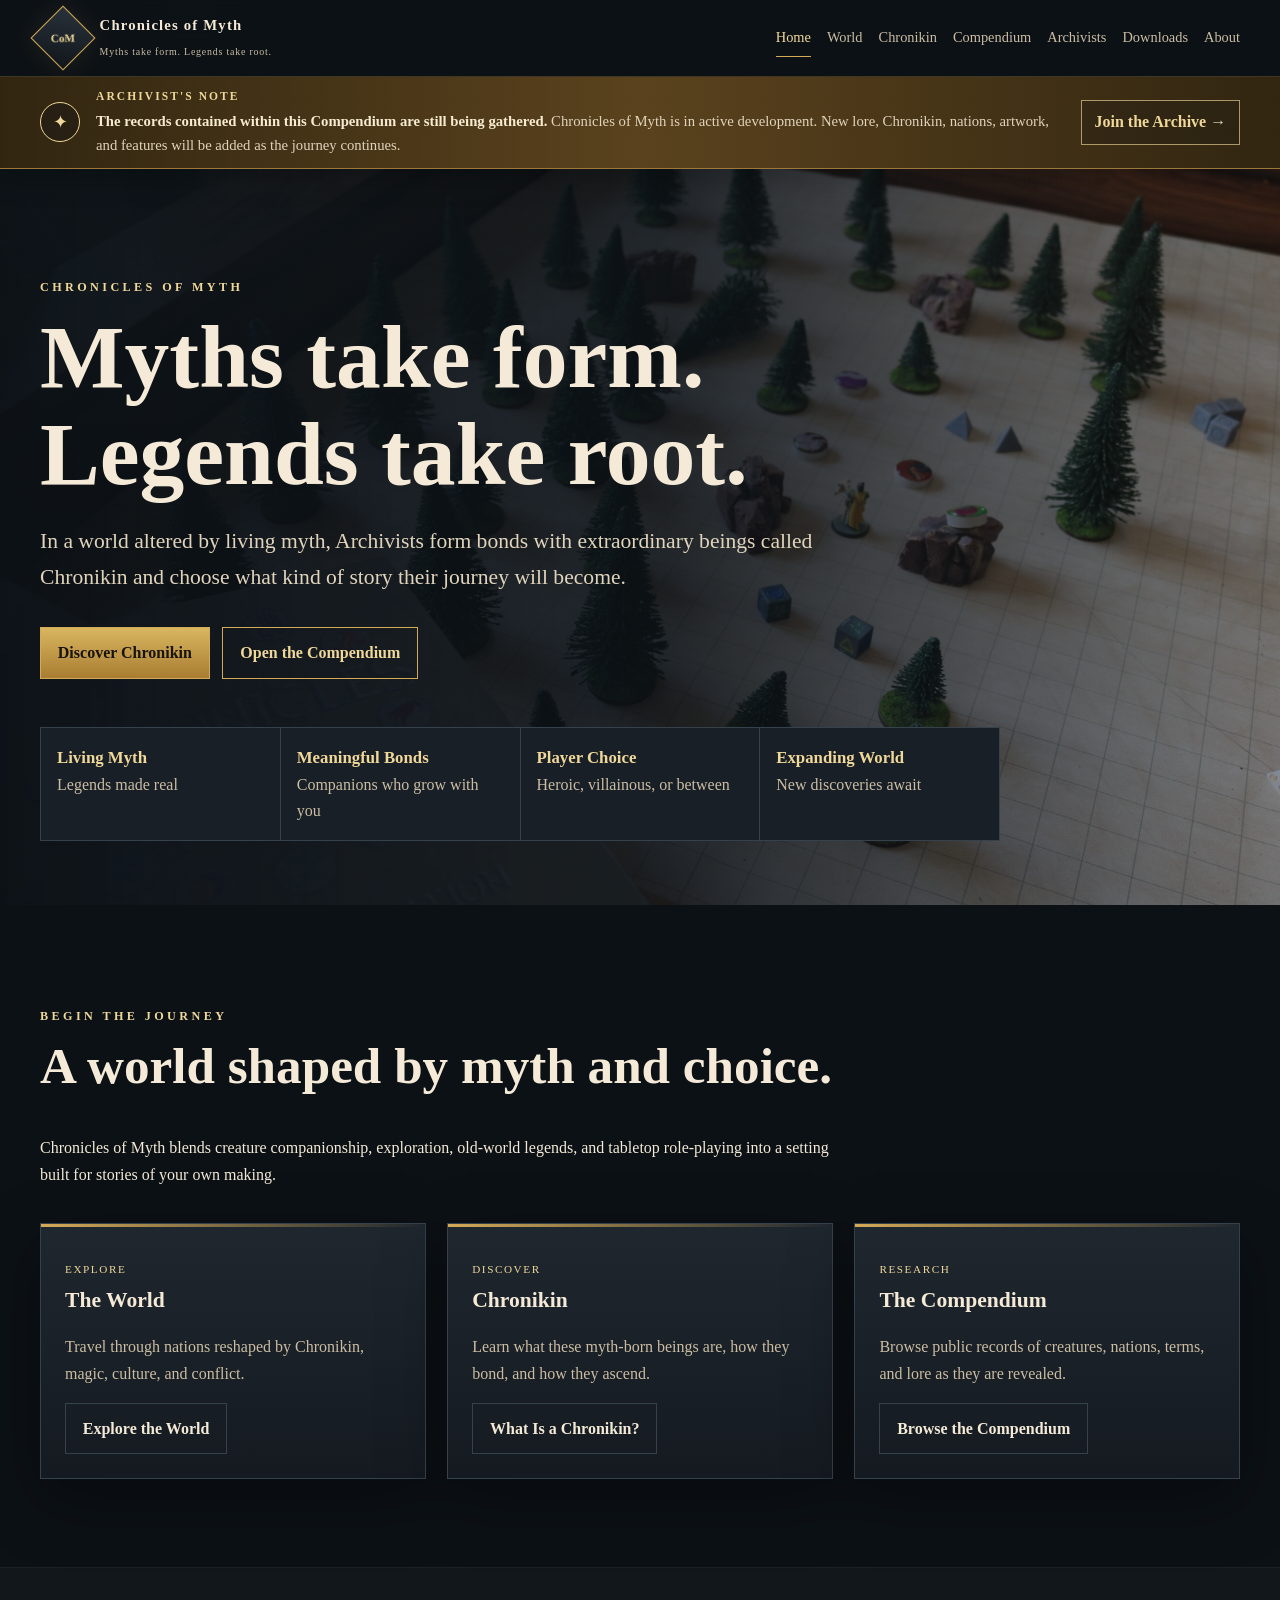
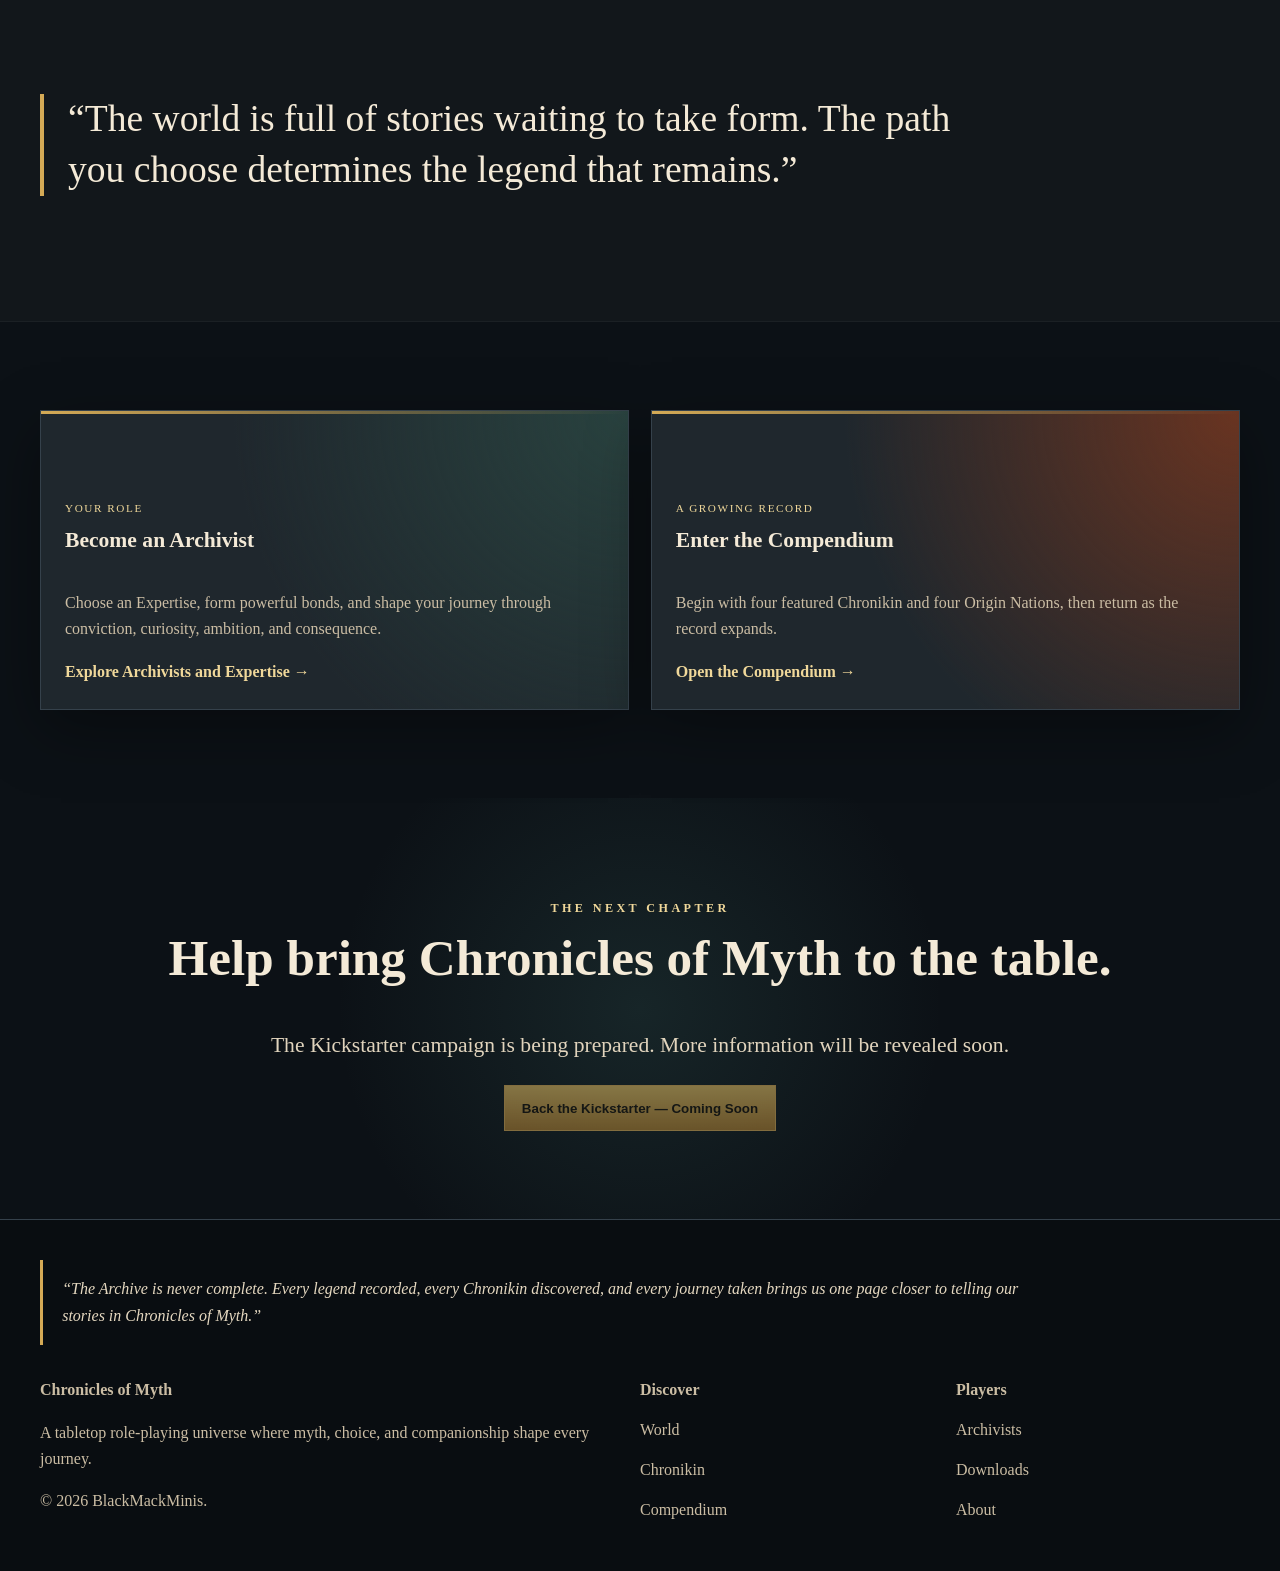
<file: index.html>
<!DOCTYPE html>
<html lang="en"><head><meta charset="utf-8"/><meta content="width=device-width,initial-scale=1" name="viewport"/><title>Home | Chronicles of Myth</title><meta content="The official website for Chronicles of Myth, an original tabletop role-playing universe." name="description"/><link href="style.css?v=18" rel="stylesheet"/><!-- Google tag (gtag.js) -->
<script async="" src="https://www.googletagmanager.com/gtag/js?id=G-MPSNL316FH"></script>
<script>
  window.dataLayer = window.dataLayer || [];
  function gtag(){dataLayer.push(arguments);}
  gtag('js', new Date());
  gtag('config', 'G-MPSNL316FH');
</script></head><body><header class="site-header"><div class="container nav">
<a aria-label="Chronicles of Myth home" class="brand" href="index.html"><span class="brand-mark"><span>CoM</span></span><span class="brand-copy"><strong>Chronicles of Myth</strong><small>Myths take form. Legends take root.</small></span></a>
<button aria-controls="primary-nav" aria-expanded="false" class="menu-button">Menu</button><nav aria-label="Primary navigation" class="nav-links" id="primary-nav"><a aria-current="page" class="active" href="index.html">Home</a><a href="world.html">World</a><a href="chronikin.html">Chronikin</a><a href="compendium.html">Compendium</a><a href="archivists.html">Archivists</a><a href="downloads.html">Downloads</a><a href="about.html">About</a></nav></div></header>
<aside aria-label="Development notice" class="development-banner development-banner--compact"><div class="container development-inner development-inner--compact"><div aria-hidden="true" class="seal">✦</div><div><p class="banner-title">Archivist's Note</p><p><strong>The records contained within this Compendium are still being gathered.</strong> <span>Chronicles of Myth is in active development. New lore, Chronikin, nations, artwork, and features will be added as the journey continues.</span></p></div><a class="archive-banner-link" href="join-the-archive.html">Join the Archive <span aria-hidden="true">→</span></a></div></aside><main>
<section class="hero"><div class="container hero-copy"><p class="eyebrow">Chronicles of Myth</p><h1>Myths take form.<br/>Legends take root.</h1><p class="lead">In a world altered by living myth, Archivists form bonds with extraordinary beings called Chronikin and choose what kind of story their journey will become.</p><div class="hero-actions"><a class="button" href="chronikin.html">Discover Chronikin</a><a class="button secondary" href="compendium.html">Open the Compendium</a></div><div class="stat-strip"><div class="stat"><strong>Living Myth</strong><span>Legends made real</span></div><div class="stat"><strong>Meaningful Bonds</strong><span>Companions who grow with you</span></div><div class="stat"><strong>Player Choice</strong><span>Heroic, villainous, or between</span></div><div class="stat"><strong>Expanding World</strong><span>New discoveries await</span></div></div></div></section>
<section class="section"><div class="container"><div class="section-heading"><p class="eyebrow">Begin the journey</p><h2>A world shaped by myth and choice.</h2><p>Chronicles of Myth blends creature companionship, exploration, old-world legends, and tabletop role-playing into a setting built for stories of your own making.</p></div><div class="grid-3"><article class="card"><p class="kicker">Explore</p><h3>The World</h3><p>Travel through nations reshaped by Chronikin, magic, culture, and conflict.</p><a class="button ghost" href="world.html">Explore the World</a></article><article class="card"><p class="kicker">Discover</p><h3>Chronikin</h3><p>Learn what these myth-born beings are, how they bond, and how they ascend.</p><a class="button ghost" href="chronikin.html">What Is a Chronikin?</a></article><article class="card"><p class="kicker">Research</p><h3>The Compendium</h3><p>Browse public records of creatures, nations, terms, and lore as they are revealed.</p><a class="button ghost" href="compendium.html">Browse the Compendium</a></article></div></div></section>
<section class="section alt"><div class="container"><p class="quote">“The world is full of stories waiting to take form. The path you choose determines the legend that remains.”</p></div></section>
<section class="section"><div class="container grid-2"><article class="card feature-card core"><p class="kicker">Your role</p><h3>Become an Archivist</h3><p>Choose an Expertise, form powerful bonds, and shape your journey through conviction, curiosity, ambition, and consequence.</p><a class="text-link" href="archivists.html">Explore Archivists and Expertise →</a></article><article class="card feature-card skirmish"><p class="kicker">A growing record</p><h3>Enter the Compendium</h3><p>Begin with four featured Chronikin and four Origin Nations, then return as the record expands.</p><a class="text-link" href="compendium.html">Open the Compendium →</a></article></div></section>
<section class="section kickstarter"><div class="container center"><p class="eyebrow">The next chapter</p><h2>Help bring Chronicles of Myth to the table.</h2><p class="lead centered">The Kickstarter campaign is being prepared. More information will be revealed soon.</p><button class="button disabled" disabled="" type="button">Back the Kickstarter — Coming Soon</button></div></section></main><footer><div class="container"><blockquote class="archive-motto">“The Archive is never complete. Every legend recorded, every Chronikin discovered, and every journey taken brings us one page closer to telling our stories in Chronicles of Myth.”</blockquote><div class="footer-grid"><div><strong>Chronicles of Myth</strong><p class="small">A tabletop role-playing universe where myth, choice, and companionship shape every journey.</p><p class="small">© <span data-year=""></span> BlackMackMinis.</p></div><div class="footer-links"><strong>Discover</strong><a href="world.html">World</a><a href="chronikin.html">Chronikin</a><a href="compendium.html">Compendium</a></div><div class="footer-links"><strong>Players</strong><a href="archivists.html">Archivists</a><a href="downloads.html">Downloads</a><a href="about.html">About</a></div></div></div></footer><script src="script.js"></script></body></html>
</file>
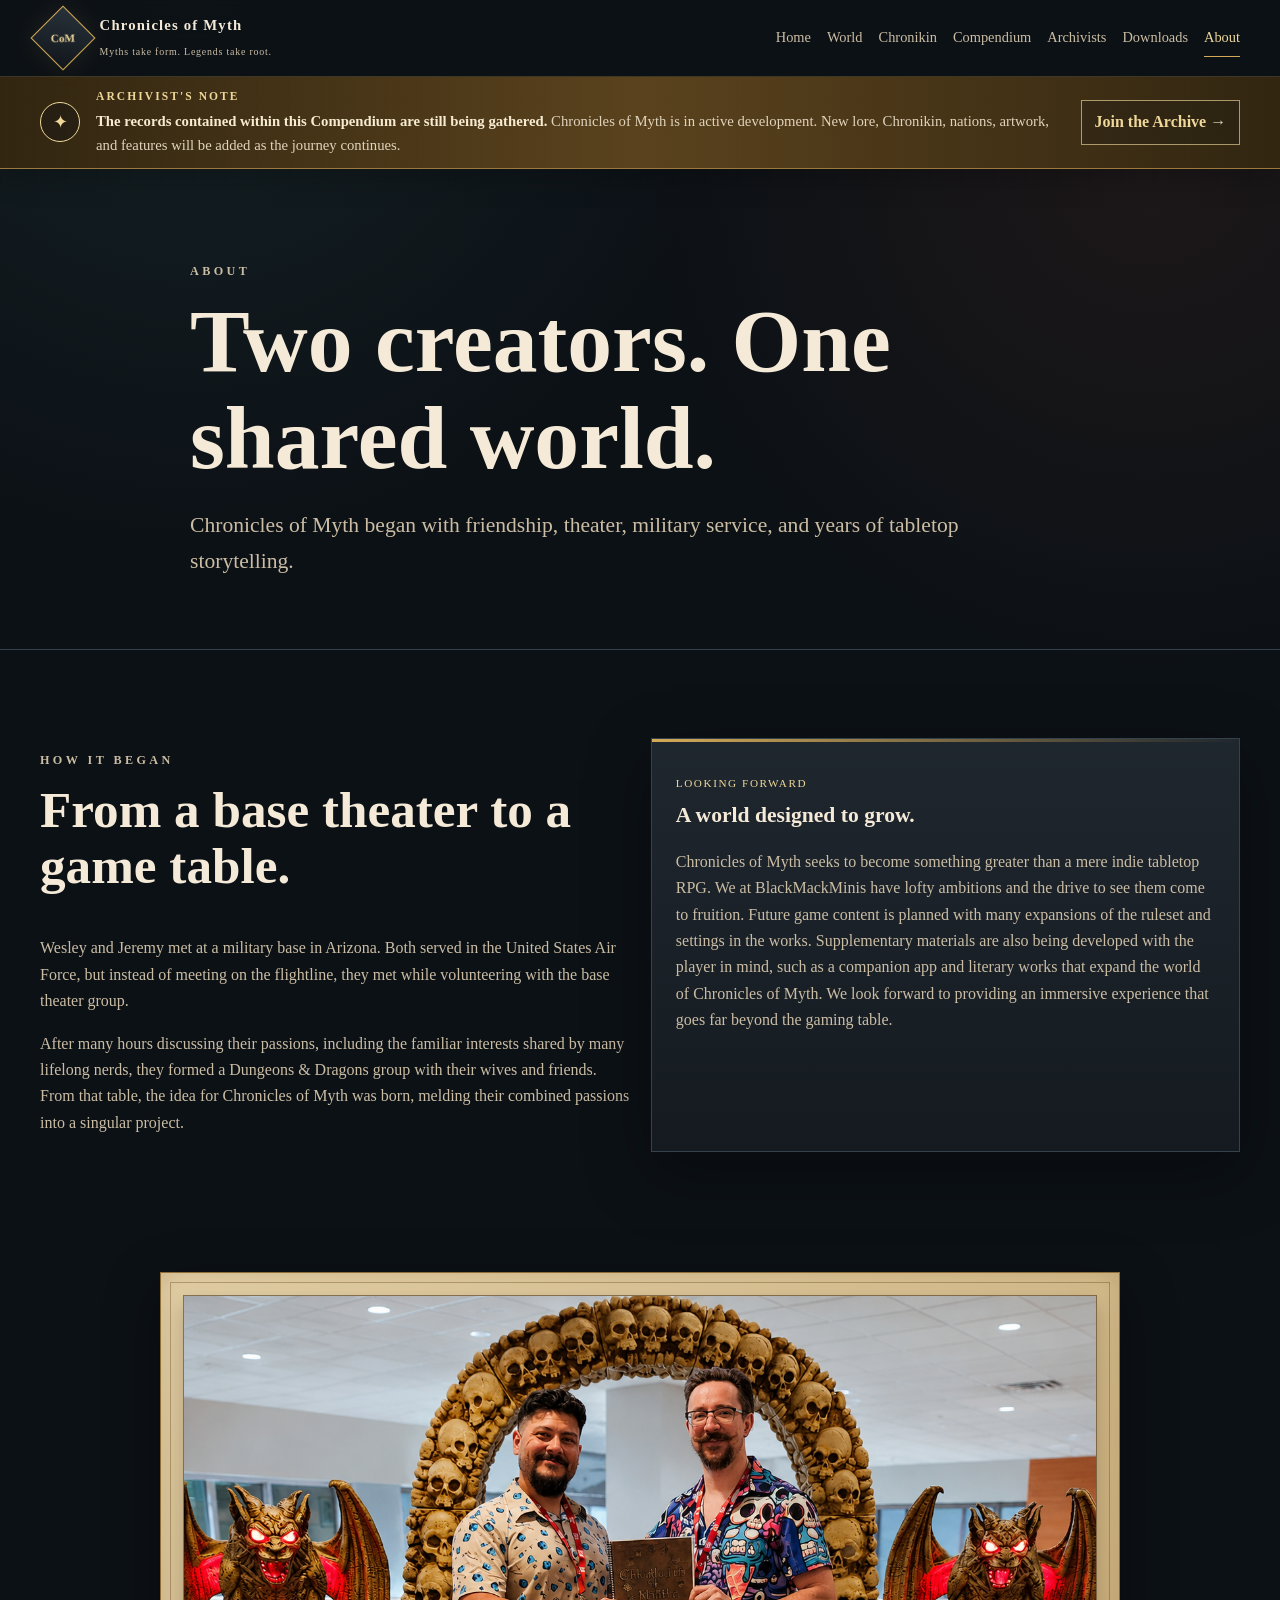
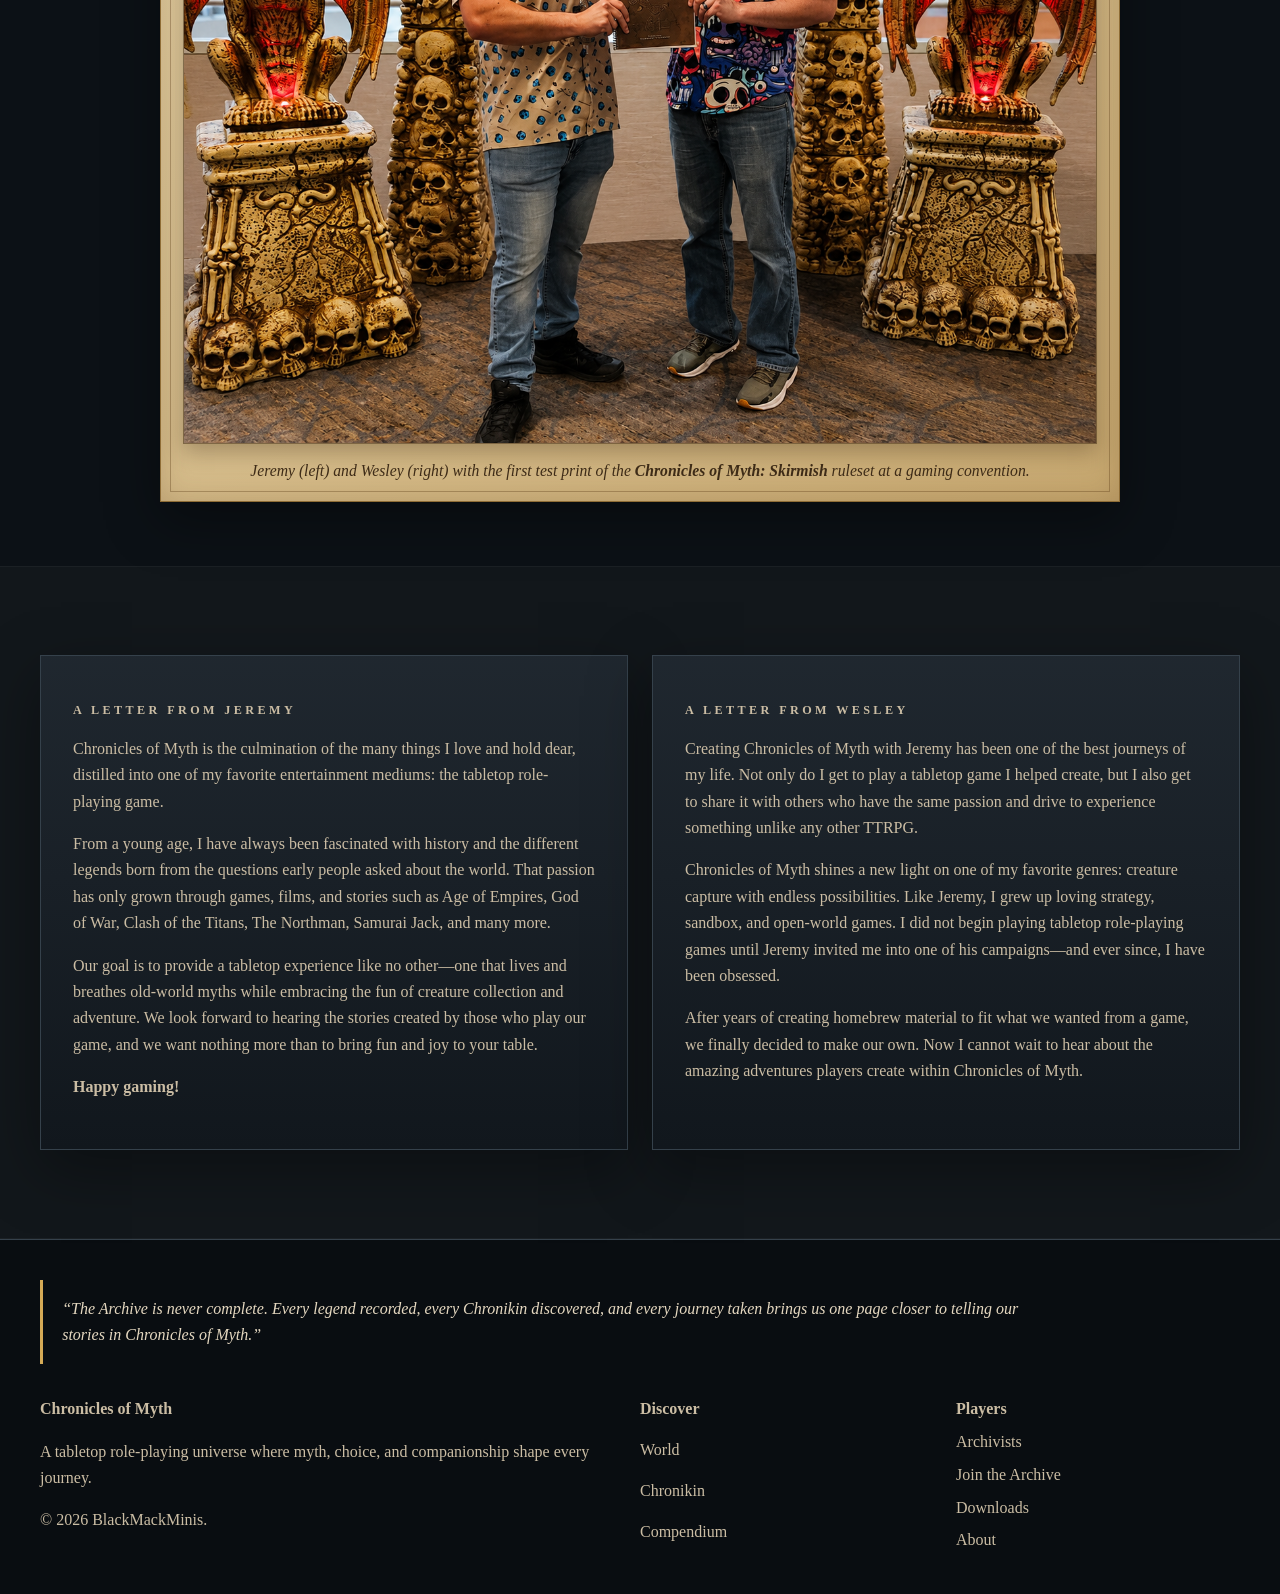
<file: about.html>
<!DOCTYPE html>
<html lang="en"><head><meta charset="utf-8"/><meta content="width=device-width,initial-scale=1" name="viewport"/><title>About | Chronicles of Myth</title><meta content="Meet the creators of Chronicles of Myth and learn how the game began." name="description"/><link href="style.css?v=18" rel="stylesheet"/><!-- Google tag (gtag.js) -->
<script async="" src="https://www.googletagmanager.com/gtag/js?id=G-MPSNL316FH"></script>
<script>
  window.dataLayer = window.dataLayer || [];
  function gtag(){dataLayer.push(arguments);}
  gtag('js', new Date());
  gtag('config', 'G-MPSNL316FH');
</script></head><body><header class="site-header"><div class="container nav">
<a aria-label="Chronicles of Myth home" class="brand" href="index.html"><span class="brand-mark"><span>CoM</span></span><span class="brand-copy"><strong>Chronicles of Myth</strong><small>Myths take form. Legends take root.</small></span></a>
<button aria-controls="primary-nav" aria-expanded="false" class="menu-button">Menu</button><nav aria-label="Primary navigation" class="nav-links" id="primary-nav"><a href="index.html">Home</a><a href="world.html">World</a><a href="chronikin.html">Chronikin</a><a href="compendium.html">Compendium</a><a href="archivists.html">Archivists</a><a href="downloads.html">Downloads</a><a aria-current="page" class="active" href="about.html">About</a></nav></div></header>
<aside aria-label="Development notice" class="development-banner development-banner--compact"><div class="container development-inner development-inner--compact"><div aria-hidden="true" class="seal">✦</div><div><p class="banner-title">Archivist's Note</p><p><strong>The records contained within this Compendium are still being gathered.</strong> <span>Chronicles of Myth is in active development. New lore, Chronikin, nations, artwork, and features will be added as the journey continues.</span></p></div><a class="archive-banner-link" href="join-the-archive.html">Join the Archive <span aria-hidden="true">→</span></a></div></aside><main><section class="page-hero"><div class="container prose"><p class="eyebrow">About</p><h1>Two creators. One shared world.</h1><p class="lead">Chronicles of Myth began with friendship, theater, military service, and years of tabletop storytelling.</p></div></section>
<section class="section"><div class="container grid-2"><article class="prose"><p class="eyebrow">How it began</p><h2>From a base theater to a game table.</h2><p>Wesley and Jeremy met at a military base in Arizona. Both served in the United States Air Force, but instead of meeting on the flightline, they met while volunteering with the base theater group.</p><p>After many hours discussing their passions, including the familiar interests shared by many lifelong nerds, they formed a Dungeons &amp; Dragons group with their wives and friends. From that table, the idea for Chronicles of Myth was born, melding their combined passions into a singular project.</p></article><article class="card"><p class="kicker">Looking Forward</p><h3>A world designed to grow.</h3><p>Chronicles of Myth seeks to become something greater than a mere indie tabletop RPG. We at BlackMackMinis have lofty ambitions and the drive to see them come to fruition. Future game content is planned with many expansions of the ruleset and settings in the works. Supplementary materials are also being developed with the player in mind, such as a companion app and literary works that expand the world of Chronicles of Myth. We look forward to providing an immersive experience that goes far beyond the gaming table.</p></article></div></section>
<section class="section founders-photo-section"><div class="container"><figure class="parchment-photo"><img alt="Jeremy and Wesley holding the first test print of the Chronicles of Myth: Skirmish ruleset at a gaming convention" src="assets/con-rulebook-founders.png"/><figcaption>Jeremy (left) and Wesley (right) with the first test print of the <em>Chronicles of Myth: Skirmish</em> ruleset at a gaming convention.</figcaption></figure></div></section>
<section class="section alt"><div class="container"><div class="letter-grid"><article class="letter"><p class="eyebrow">A Letter from Jeremy</p><p>Chronicles of Myth is the culmination of the many things I love and hold dear, distilled into one of my favorite entertainment mediums: the tabletop role-playing game.</p><p>From a young age, I have always been fascinated with history and the different legends born from the questions early people asked about the world. That passion has only grown through games, films, and stories such as Age of Empires, God of War, Clash of the Titans, The Northman, Samurai Jack, and many more.</p><p>Our goal is to provide a tabletop experience like no other—one that lives and breathes old-world myths while embracing the fun of creature collection and adventure. We look forward to hearing the stories created by those who play our game, and we want nothing more than to bring fun and joy to your table.</p><p><strong>Happy gaming!</strong></p></article><article class="letter"><p class="eyebrow">A Letter from Wesley</p><p>Creating Chronicles of Myth with Jeremy has been one of the best journeys of my life. Not only do I get to play a tabletop game I helped create, but I also get to share it with others who have the same passion and drive to experience something unlike any other TTRPG.</p><p>Chronicles of Myth shines a new light on one of my favorite genres: creature capture with endless possibilities. Like Jeremy, I grew up loving strategy, sandbox, and open-world games. I did not begin playing tabletop role-playing games until Jeremy invited me into one of his campaigns—and ever since, I have been obsessed.</p><p>After years of creating homebrew material to fit what we wanted from a game, we finally decided to make our own. Now I cannot wait to hear about the amazing adventures players create within Chronicles of Myth.</p></article></div></div></section></main><footer><div class="container"><blockquote class="archive-motto">“The Archive is never complete. Every legend recorded, every Chronikin discovered, and every journey taken brings us one page closer to telling our stories in Chronicles of Myth.”</blockquote><div class="footer-grid"><div><strong>Chronicles of Myth</strong><p class="small">A tabletop role-playing universe where myth, choice, and companionship shape every journey.</p><p class="small">© <span data-year=""></span> BlackMackMinis.</p></div><div class="footer-links"><strong>Discover</strong><a href="world.html">World</a><a href="chronikin.html">Chronikin</a><a href="compendium.html">Compendium</a></div><div class="footer-links"><strong>Players</strong><a href="archivists.html">Archivists</a><a href="join-the-archive.html">Join the Archive</a><a href="downloads.html">Downloads</a><a href="about.html">About</a></div></div></div></footer><script src="script.js"></script></body></html>
</file>
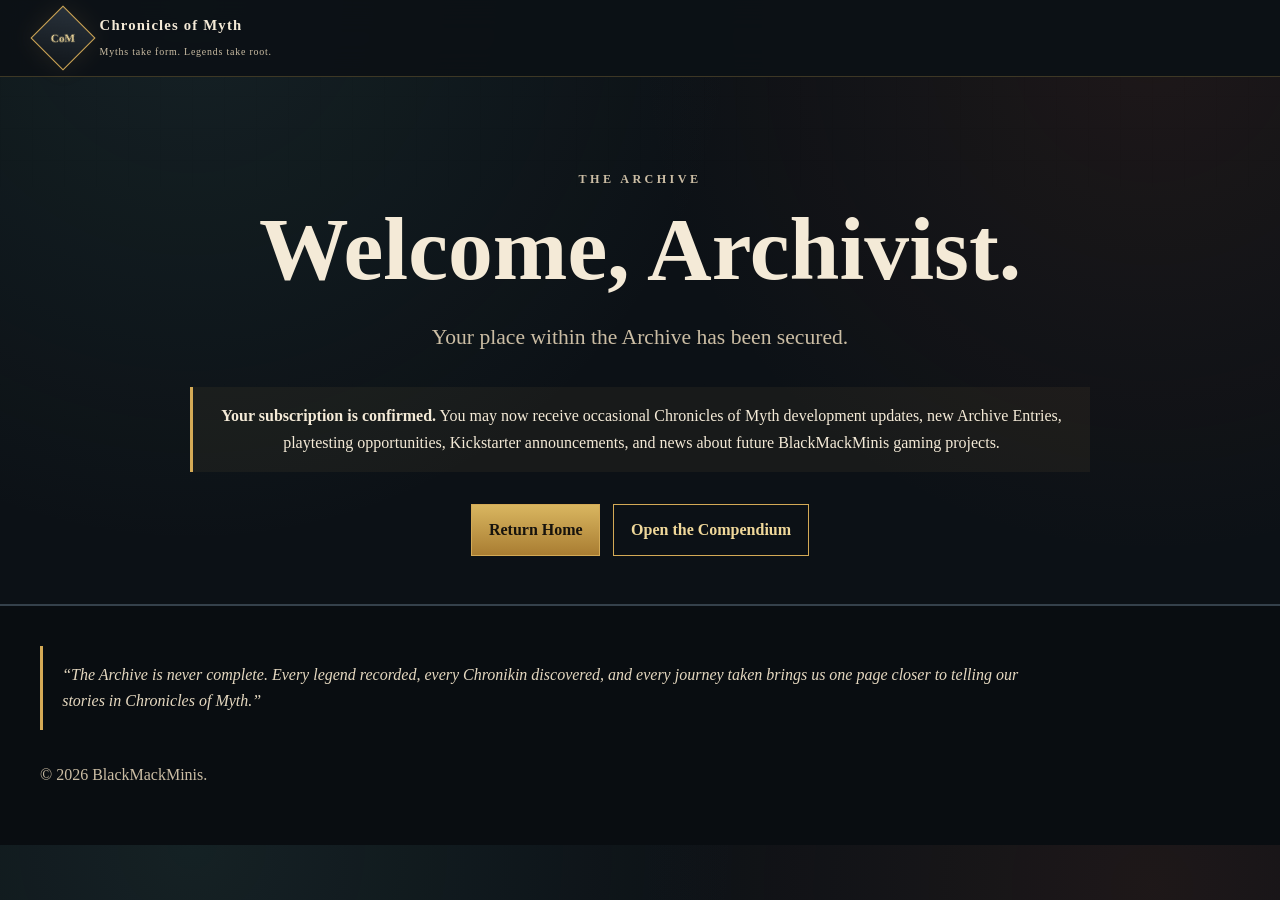
<file: archive-confirmed.html>
<!DOCTYPE html>
<html lang="en"><head><meta charset="utf-8"/><meta content="width=device-width,initial-scale=1" name="viewport"/><title>Welcome to the Archive | Chronicles of Myth</title><meta content="Your Chronicles of Myth Archive subscription has been confirmed." name="description"/><link href="style.css?v=18" rel="stylesheet"/><script async="" src="https://www.googletagmanager.com/gtag/js?id=G-MPSNL316FH"></script><script>window.dataLayer=window.dataLayer||[];function gtag(){dataLayer.push(arguments)}gtag('js',new Date());gtag('config','G-MPSNL316FH');</script></head><body><header class="site-header"><div class="container nav"><a aria-label="Chronicles of Myth home" class="brand" href="index.html"><span class="brand-mark"><span>CoM</span></span><span class="brand-copy"><strong>Chronicles of Myth</strong><small>Myths take form. Legends take root.</small></span></a></div></header><main><section class="page-hero"><div class="container prose center"><p class="eyebrow">The Archive</p><h1>Welcome, Archivist.</h1><p class="lead centered">Your place within the Archive has been secured.</p><div class="notice spaced"><strong>Your subscription is confirmed.</strong> You may now receive occasional Chronicles of Myth development updates, new Archive Entries, playtesting opportunities, Kickstarter announcements, and news about future BlackMackMinis gaming projects.</div><div class="hero-actions" style="justify-content:center"><a class="button" href="index.html">Return Home</a><a class="button secondary" href="compendium.html">Open the Compendium</a></div></div></section></main><footer><div class="container"><blockquote class="archive-motto">“The Archive is never complete. Every legend recorded, every Chronikin discovered, and every journey taken brings us one page closer to telling our stories in Chronicles of Myth.”</blockquote><p class="small">© <span data-year=""></span> BlackMackMinis.</p></div></footer><script src="script.js"></script></body></html>
</file>
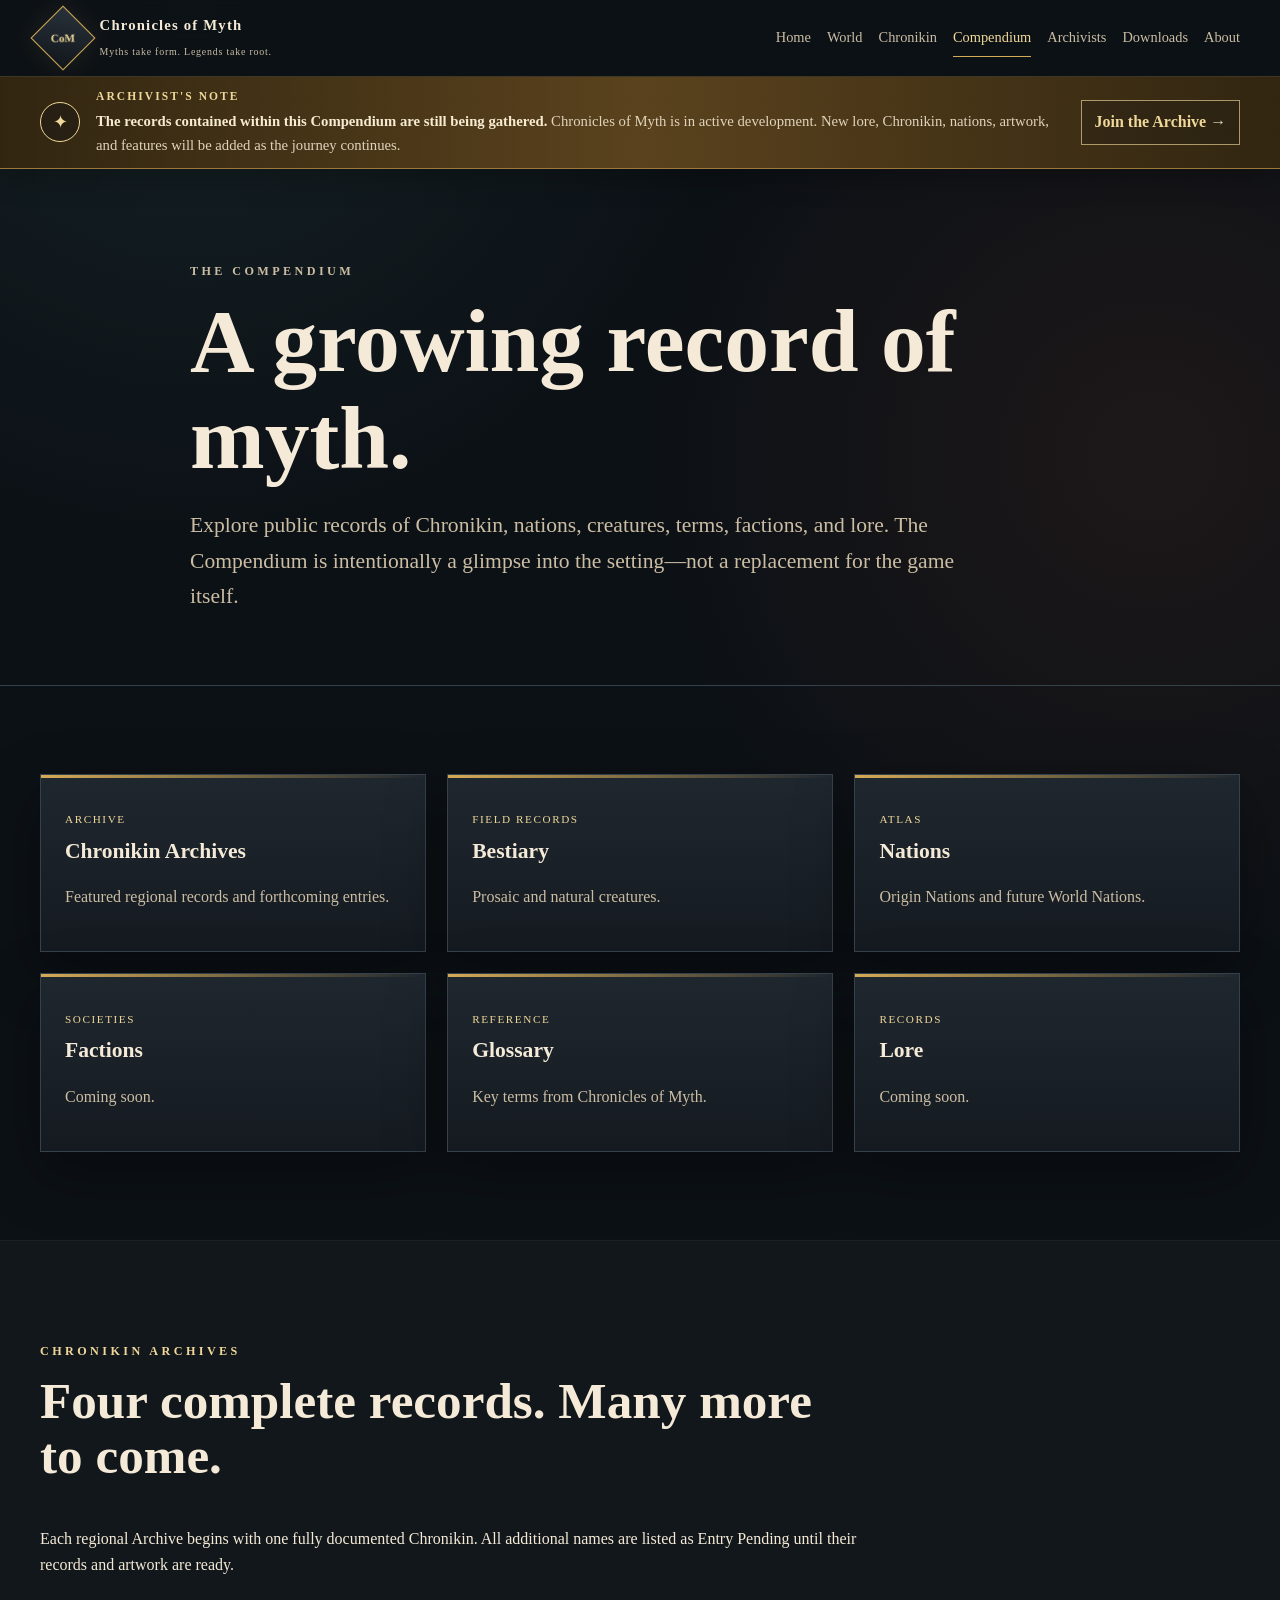
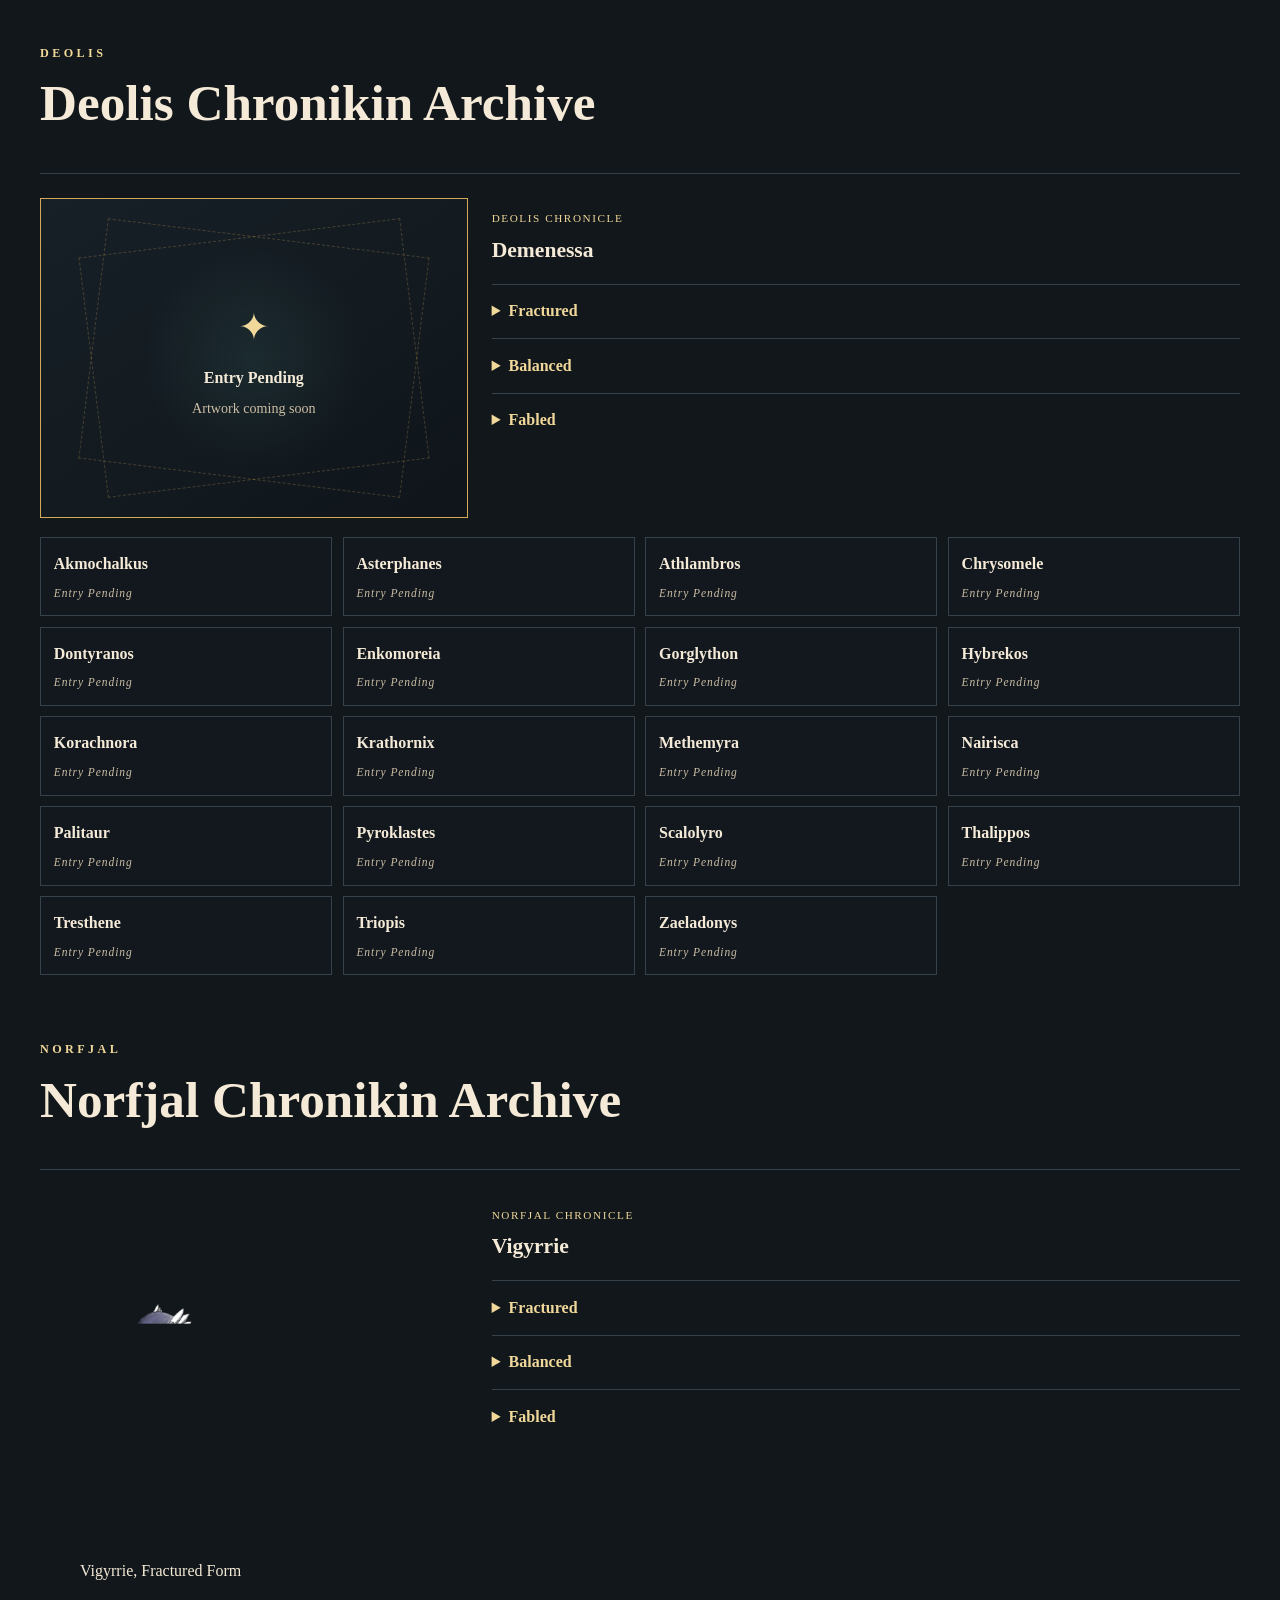
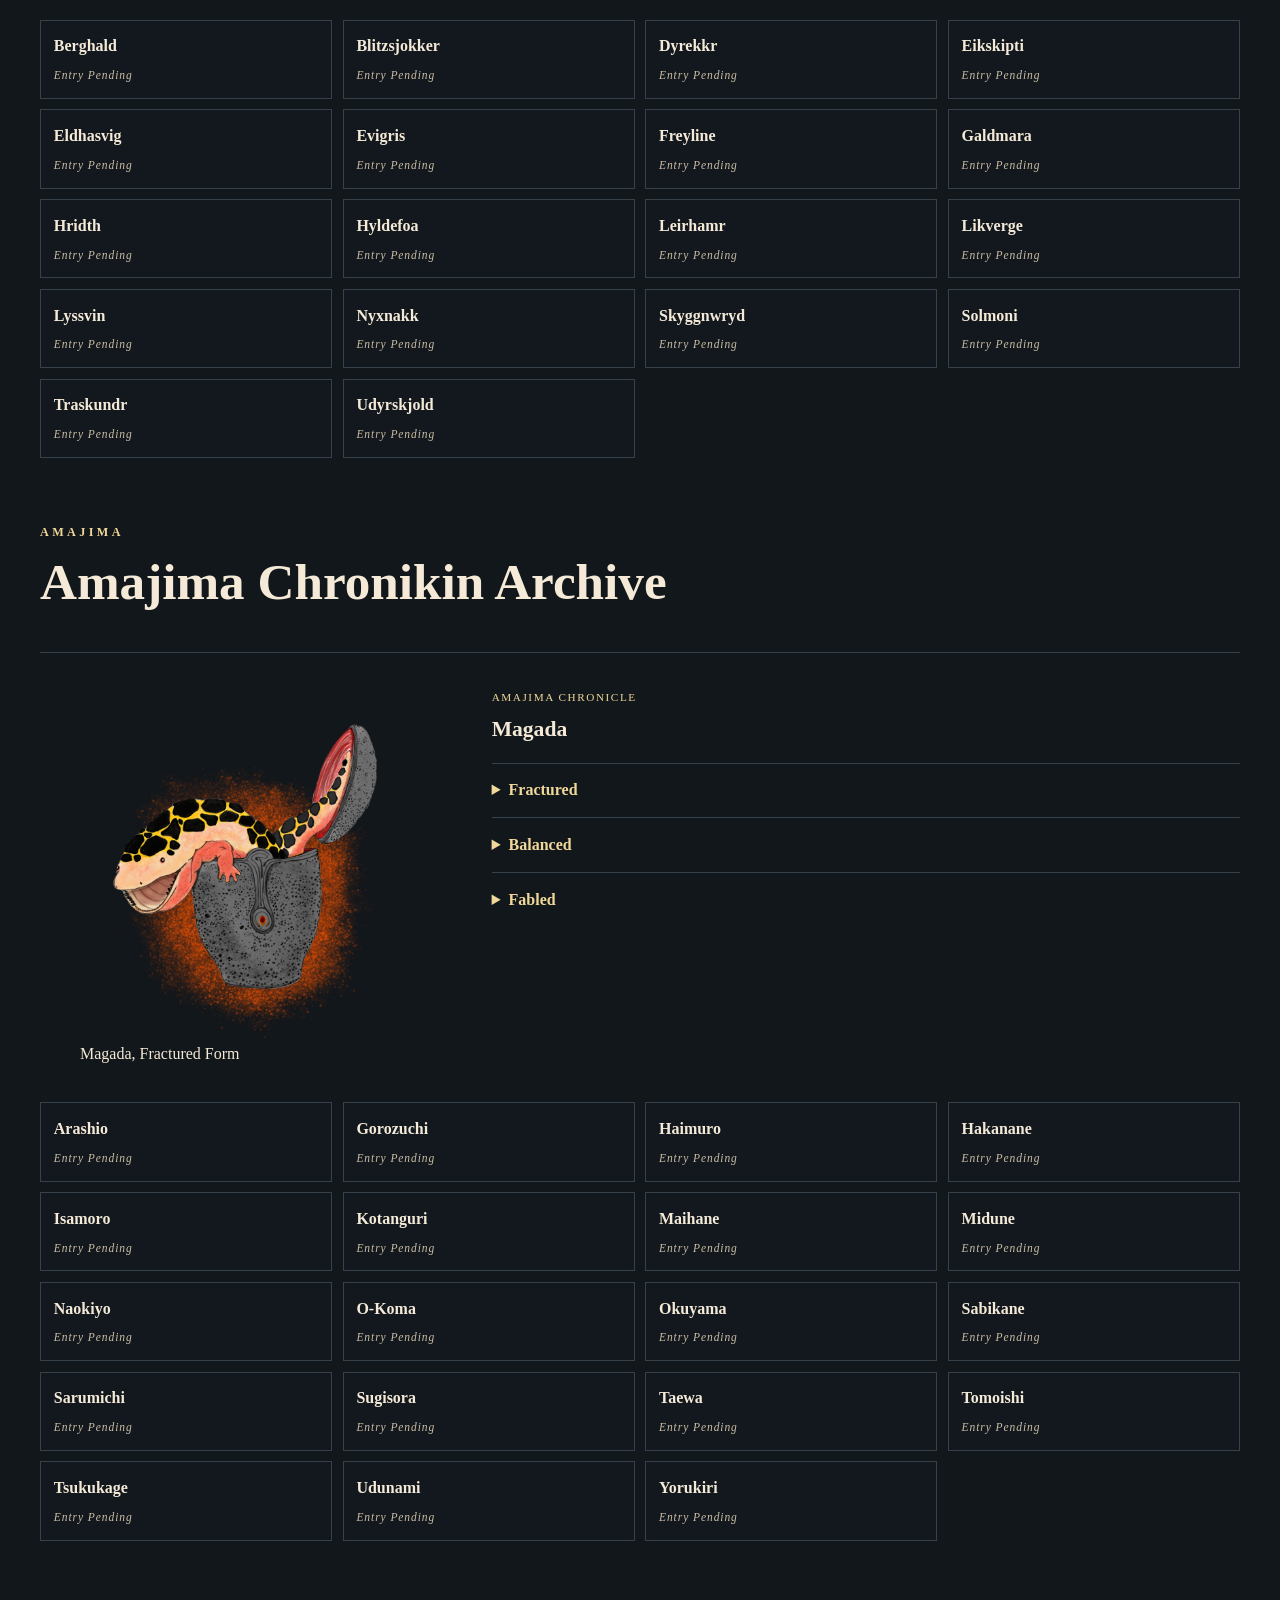
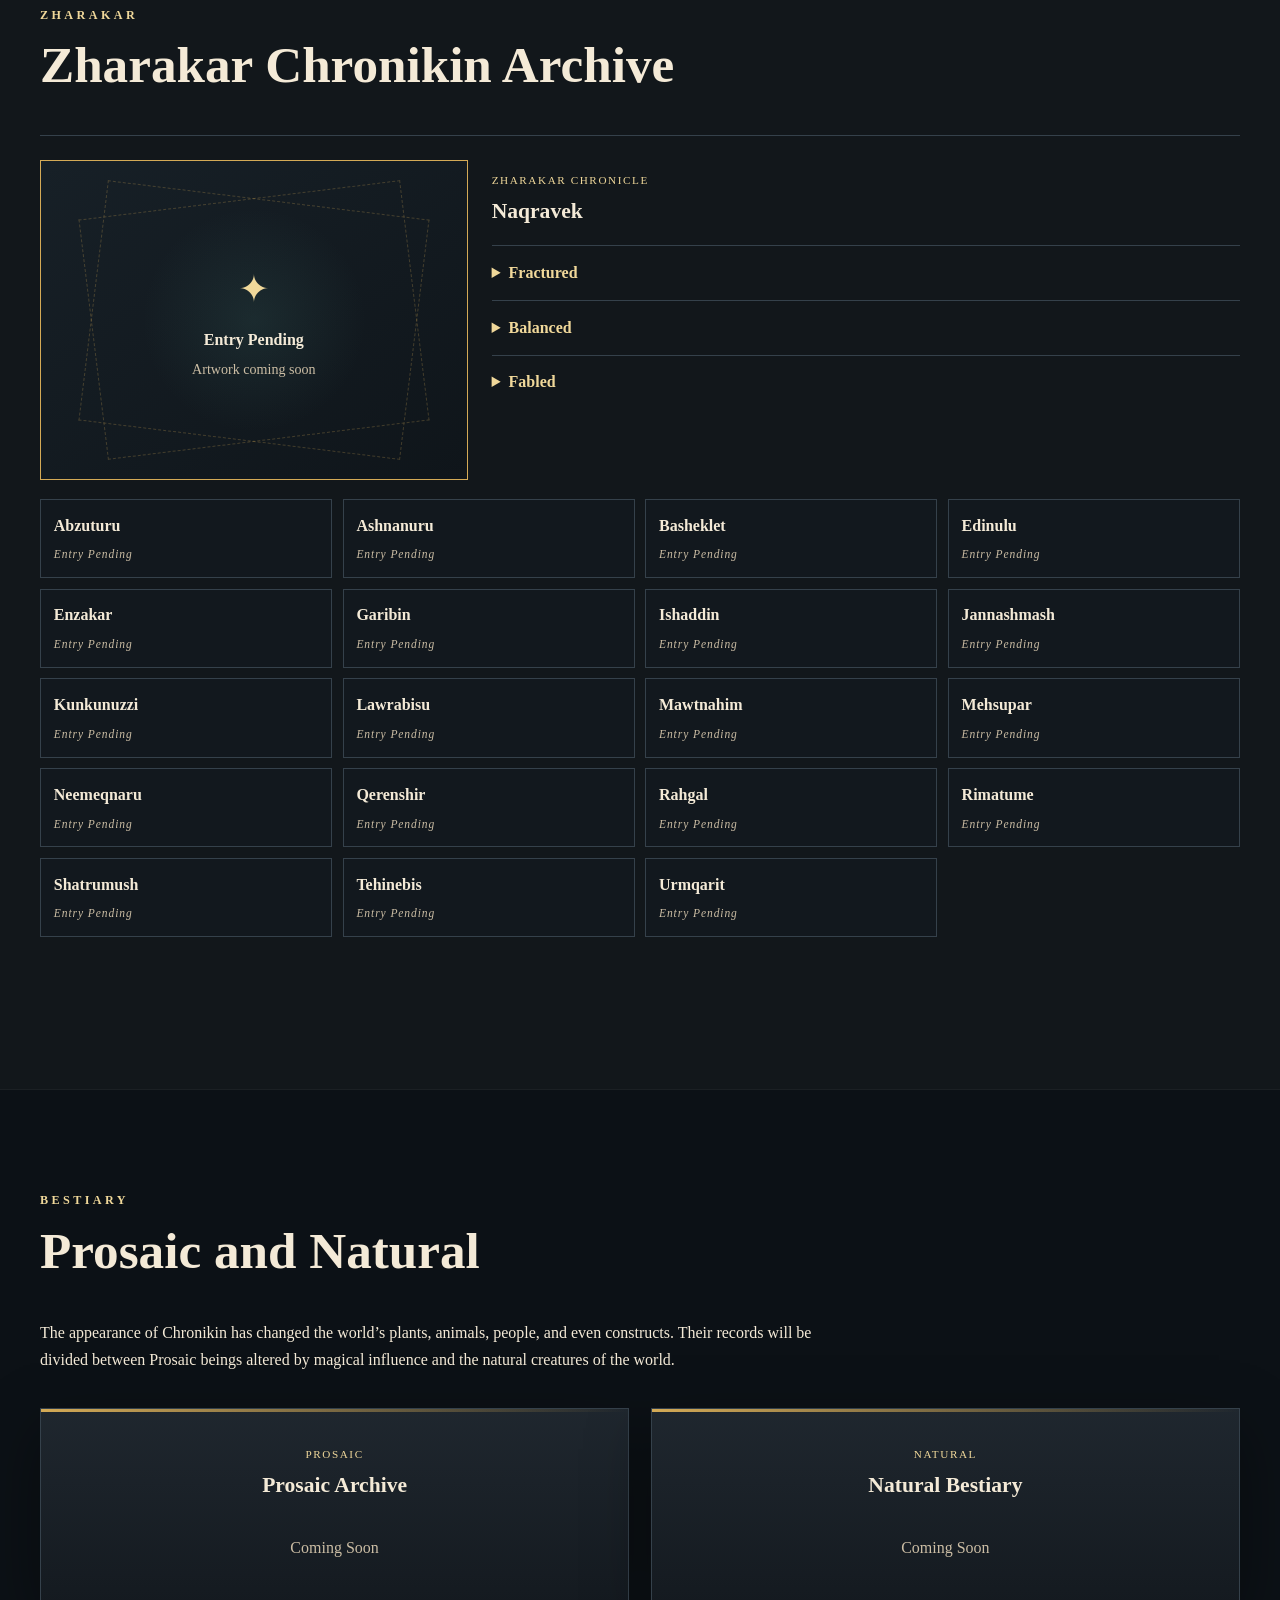
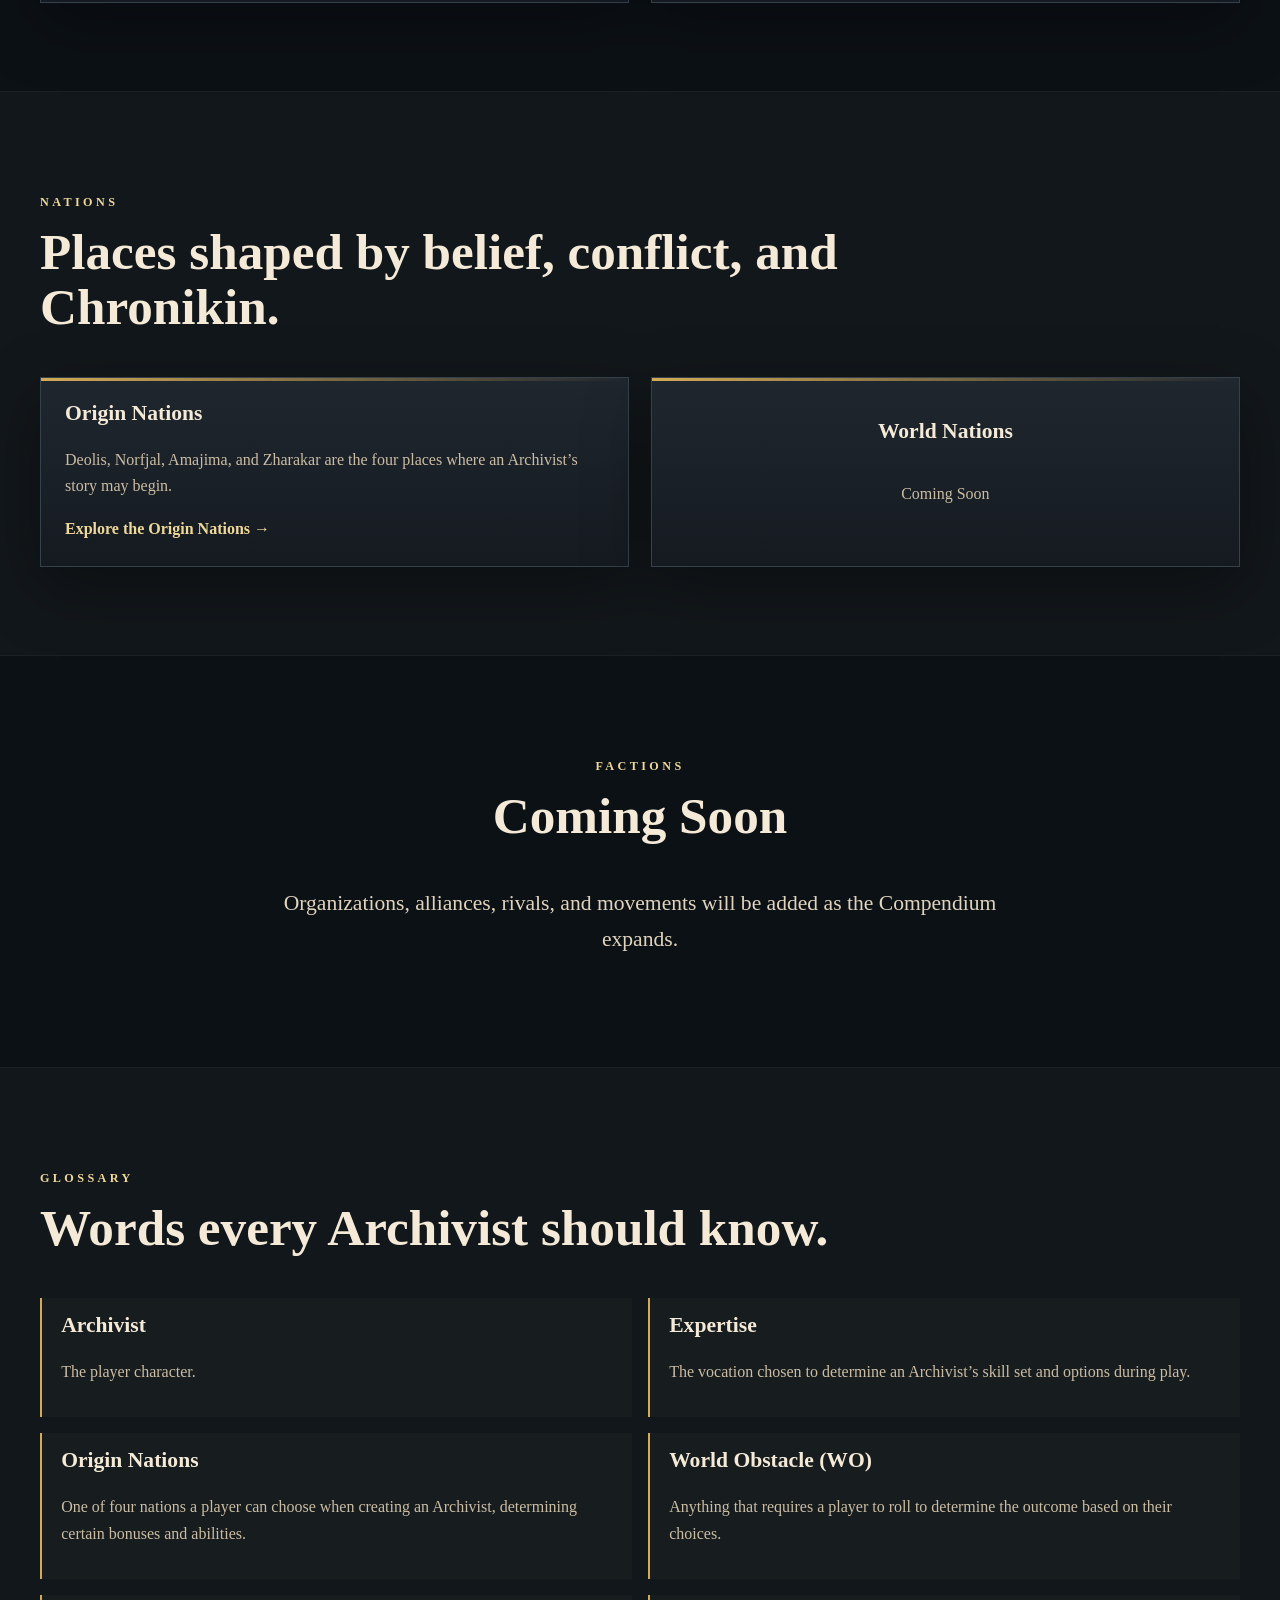
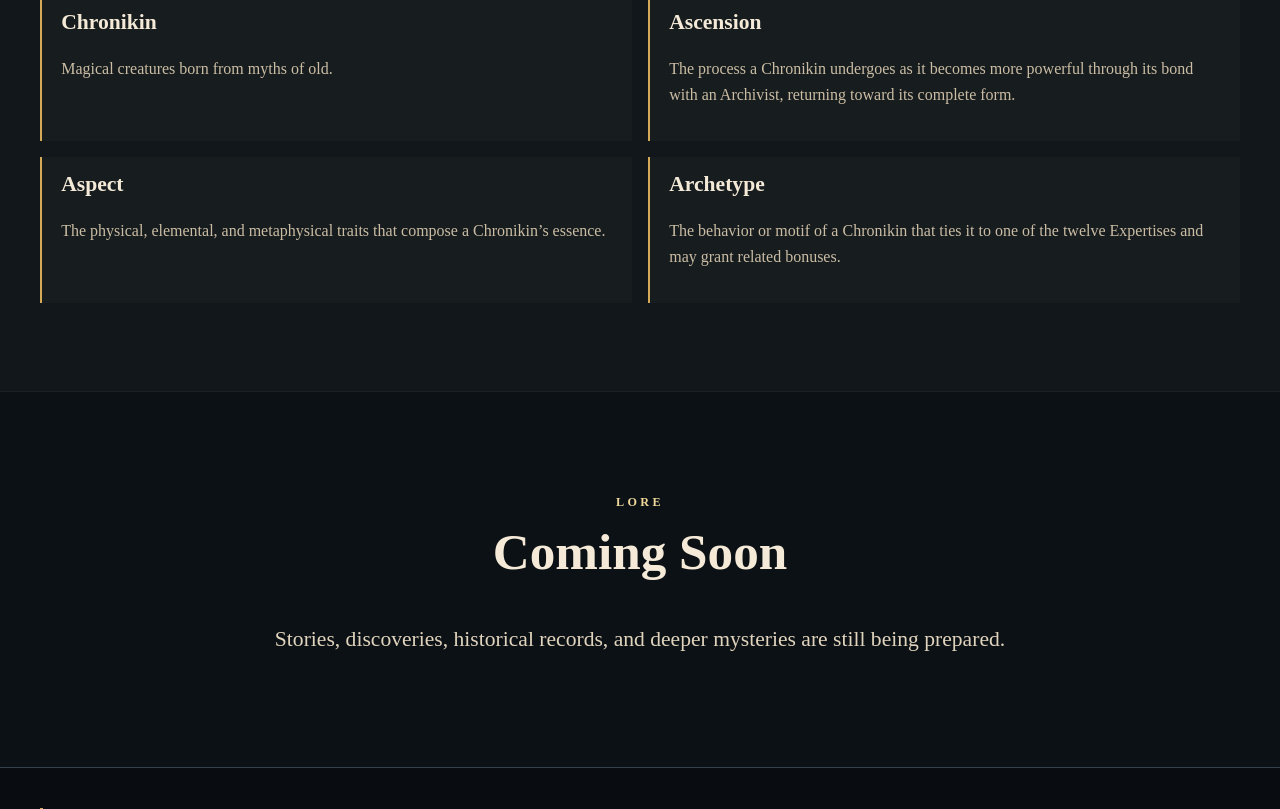
<file: archive.html>
<!DOCTYPE html>
<html lang="en"><head><meta charset="utf-8"/><meta content="width=device-width,initial-scale=1" name="viewport"/><meta content="0; url=compendium.html" http-equiv="refresh"/><link href="compendium.html" rel="canonical"/><!-- Google tag (gtag.js) -->
<script async="" src="https://www.googletagmanager.com/gtag/js?id=G-MPSNL316FH"></script>
<script>
  window.dataLayer = window.dataLayer || [];
  function gtag(){dataLayer.push(arguments);}
  gtag('js', new Date());
  gtag('config', 'G-MPSNL316FH');
</script><title>Redirecting | Chronicles of Myth</title></head><body><p>Redirecting to <a href="compendium.html">compendium.html</a>…</p></body></html>
</file>
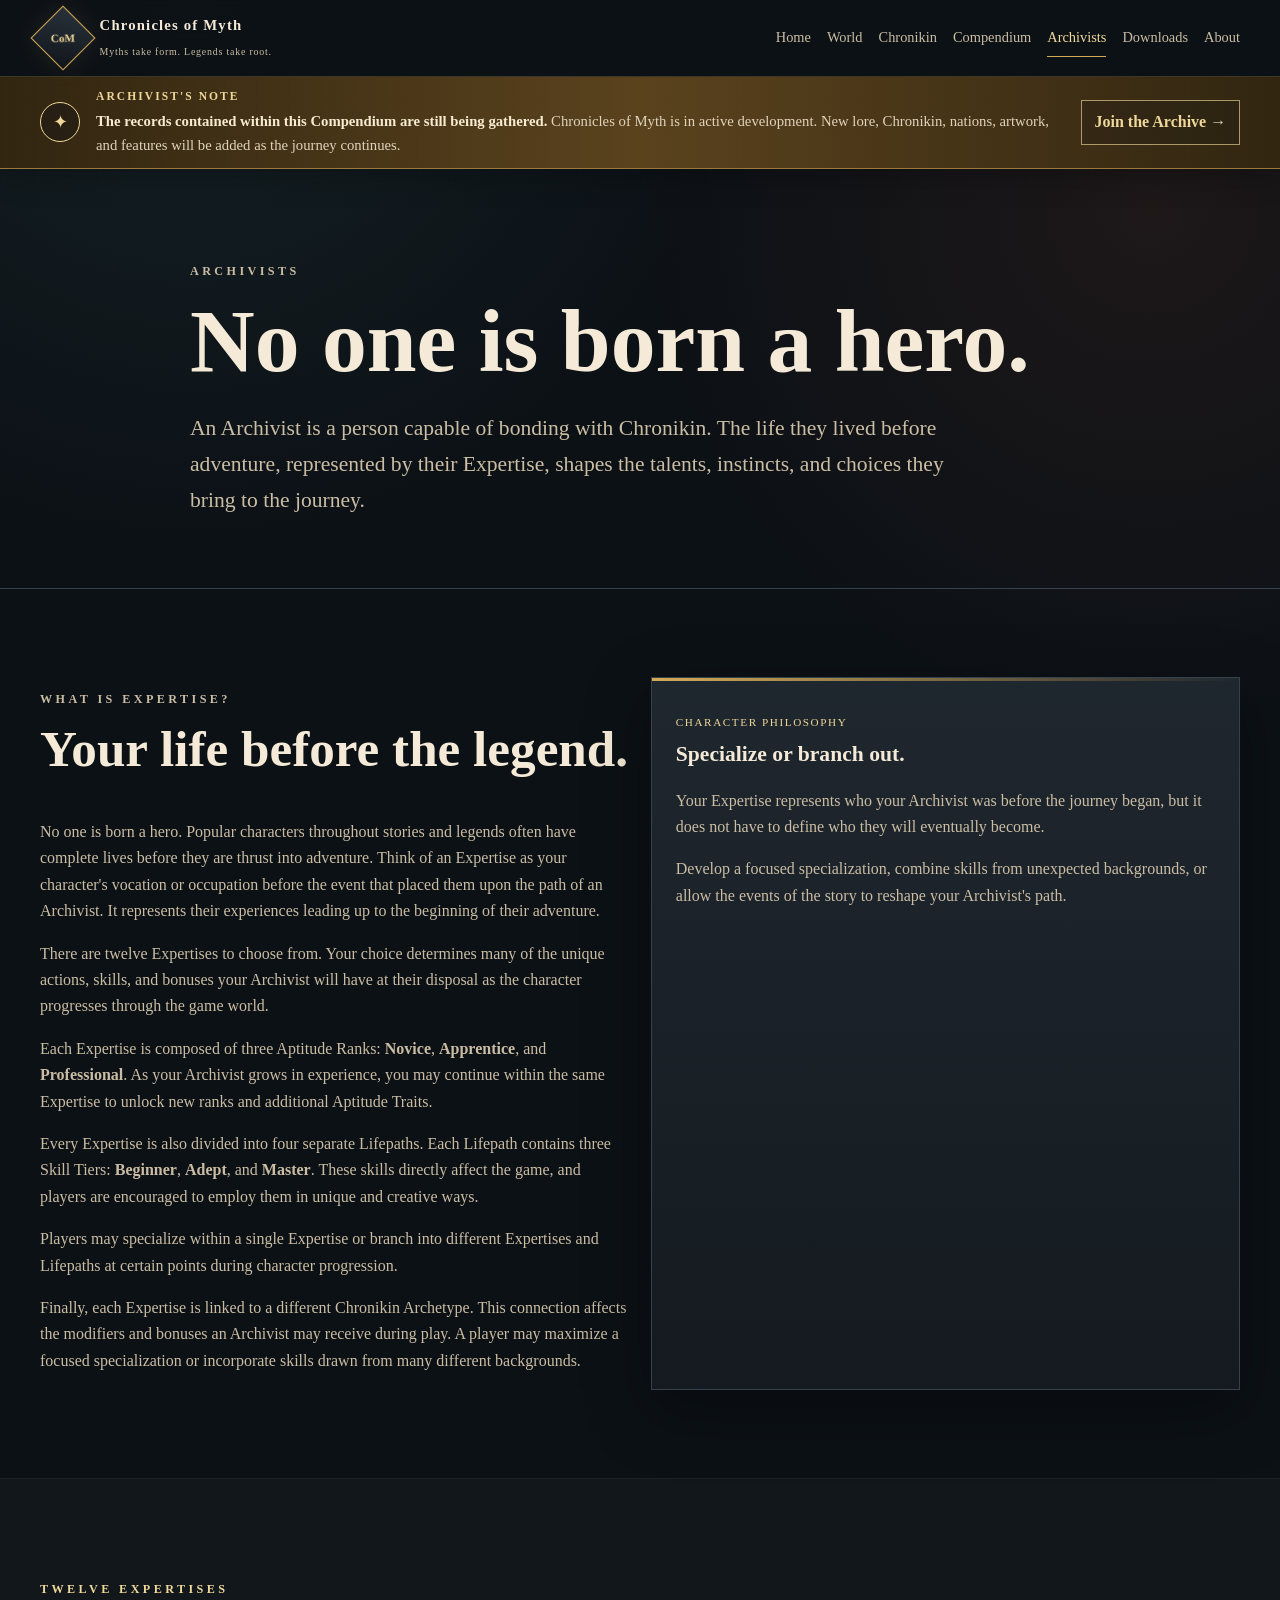
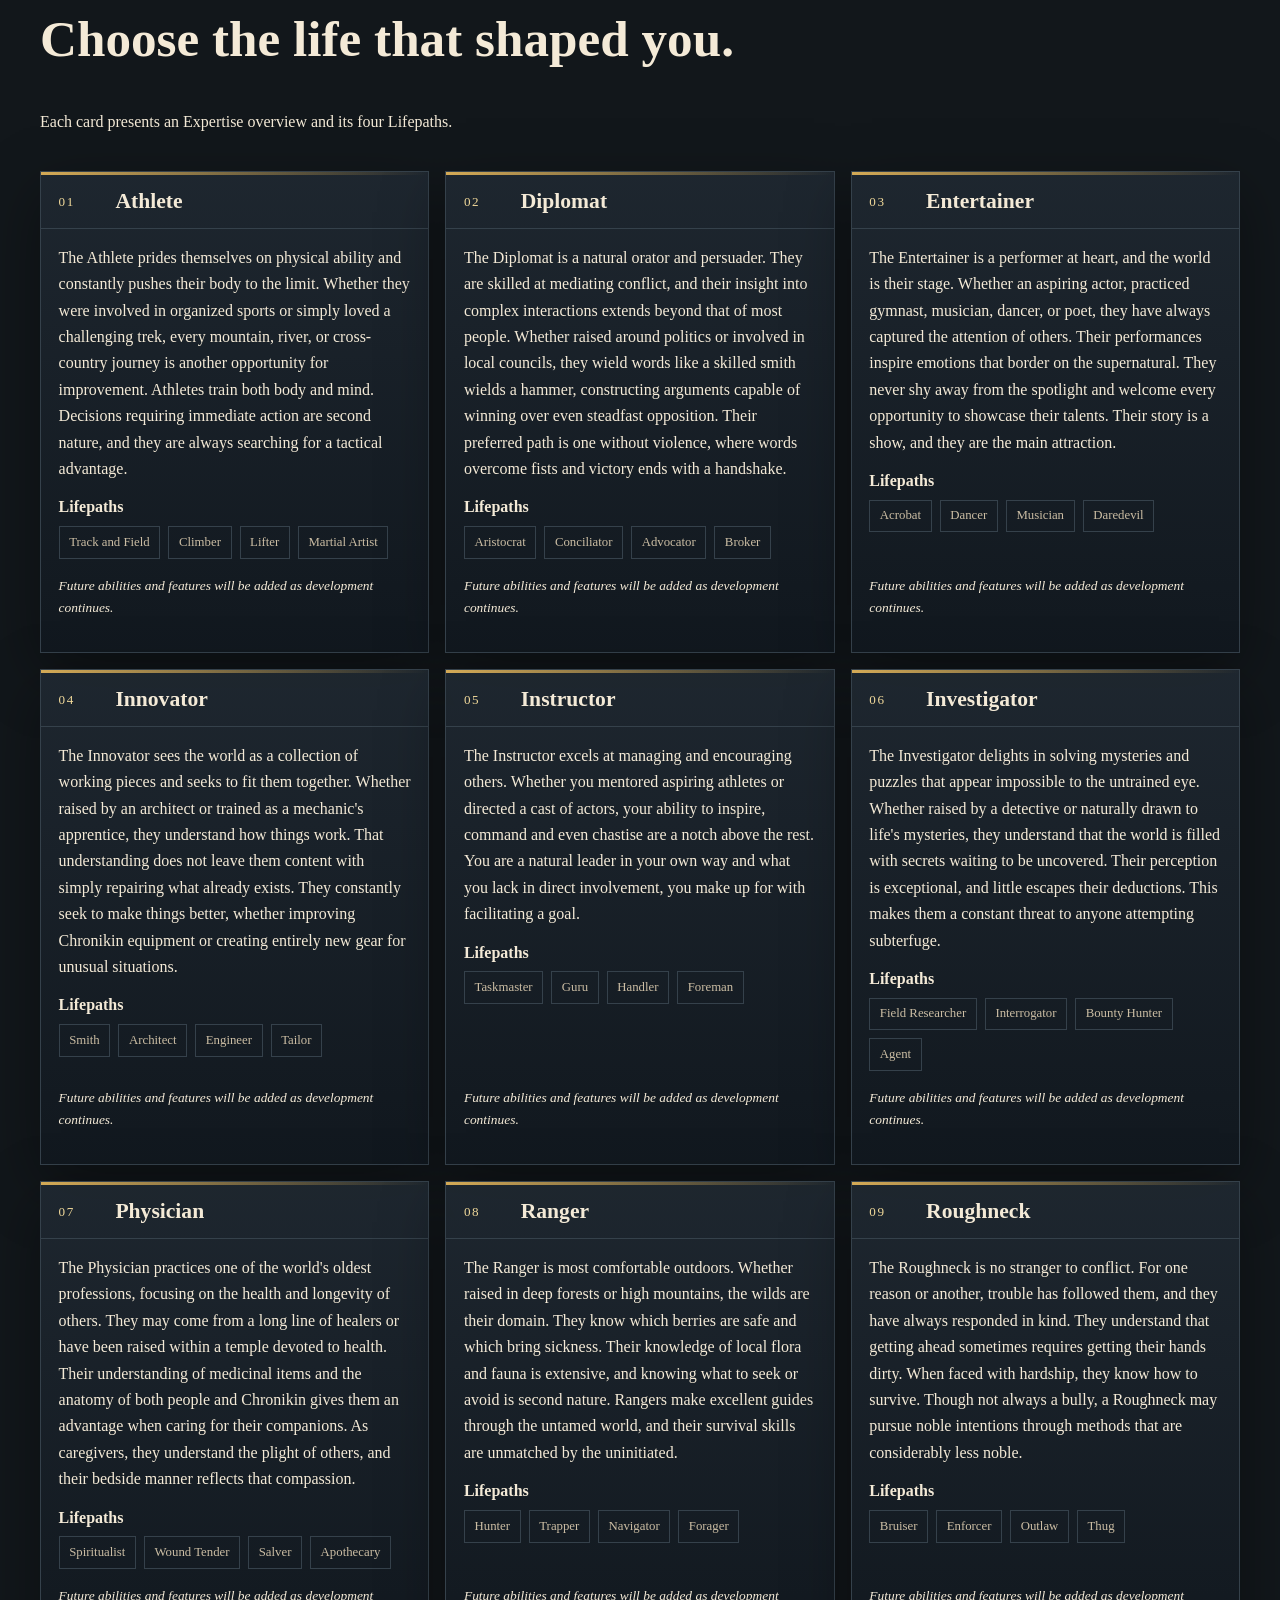
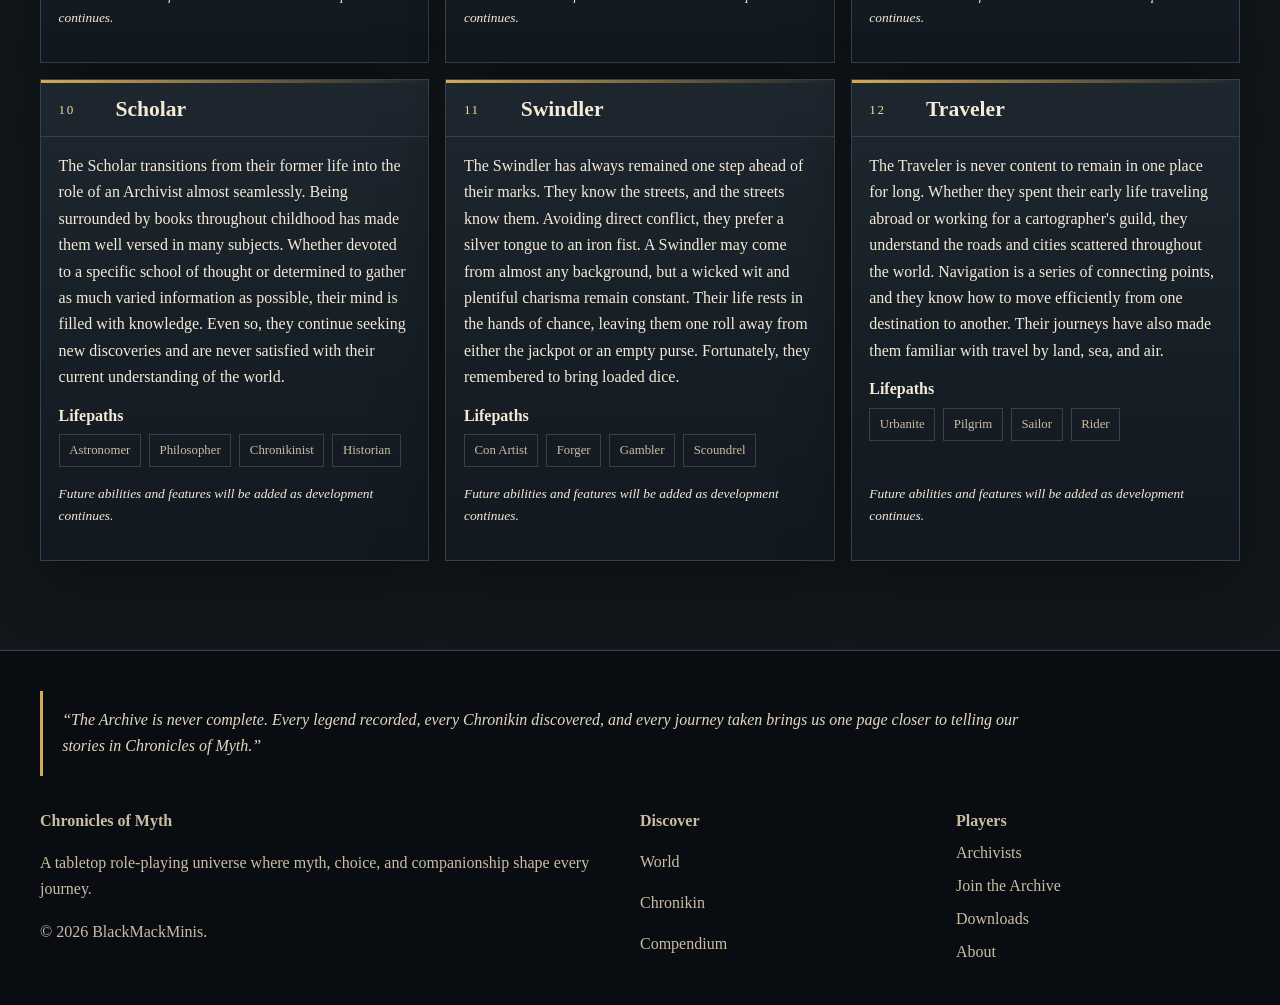
<file: archivists.html>
<!DOCTYPE html>

<html lang="en"><head><meta charset="utf-8"/><meta content="width=device-width,initial-scale=1" name="viewport"/><title>Archivists | Chronicles of Myth</title><meta content="Learn about Archivists, Expertise, and the twelve character backgrounds." name="description"/><link href="style.css?v=18" rel="stylesheet"/><!-- Google tag (gtag.js) -->
<script async="" src="https://www.googletagmanager.com/gtag/js?id=G-MPSNL316FH"></script>
<script>
  window.dataLayer = window.dataLayer || [];
  function gtag(){dataLayer.push(arguments);}
  gtag('js', new Date());
  gtag('config', 'G-MPSNL316FH');
</script></head><body><header class="site-header"><div class="container nav">
<a aria-label="Chronicles of Myth home" class="brand" href="index.html"><span class="brand-mark"><span>CoM</span></span><span class="brand-copy"><strong>Chronicles of Myth</strong><small>Myths take form. Legends take root.</small></span></a>
<button aria-controls="primary-nav" aria-expanded="false" class="menu-button">Menu</button><nav aria-label="Primary navigation" class="nav-links" id="primary-nav"><a href="index.html">Home</a><a href="world.html">World</a><a href="chronikin.html">Chronikin</a><a href="compendium.html">Compendium</a><a aria-current="page" class="active" href="archivists.html">Archivists</a><a href="downloads.html">Downloads</a><a href="about.html">About</a></nav></div></header>
<aside aria-label="Development notice" class="development-banner development-banner--compact"><div class="container development-inner development-inner--compact"><div aria-hidden="true" class="seal">✦</div><div><p class="banner-title">Archivist's Note</p><p><strong>The records contained within this Compendium are still being gathered.</strong> <span>Chronicles of Myth is in active development. New lore, Chronikin, nations, artwork, and features will be added as the journey continues.</span></p></div><a class="archive-banner-link" href="join-the-archive.html">Join the Archive <span aria-hidden="true">→</span></a></div></aside><main><section class="page-hero"><div class="container prose"><p class="eyebrow">Archivists</p><h1>No one is born a hero.</h1><p class="lead">An Archivist is a person capable of bonding with Chronikin. The life they lived before adventure, represented by their Expertise, shapes the talents, instincts, and choices they bring to the journey.</p></div></section>
<section class="section"><div class="container grid-2"><article class="prose"><p class="eyebrow">What Is Expertise?</p><h2>Your life before the legend.</h2><p>No one is born a hero. Popular characters throughout stories and legends often have complete lives before they are thrust into adventure. Think of an Expertise as your character's vocation or occupation before the event that placed them upon the path of an Archivist. It represents their experiences leading up to the beginning of their adventure.</p><p>There are twelve Expertises to choose from. Your choice determines many of the unique actions, skills, and bonuses your Archivist will have at their disposal as the character progresses through the game world.</p><p>Each Expertise is composed of three Aptitude Ranks: <strong>Novice</strong>, <strong>Apprentice</strong>, and <strong>Professional</strong>. As your Archivist grows in experience, you may continue within the same Expertise to unlock new ranks and additional Aptitude Traits.</p><p>Every Expertise is also divided into four separate Lifepaths. Each Lifepath contains three Skill Tiers: <strong>Beginner</strong>, <strong>Adept</strong>, and <strong>Master</strong>. These skills directly affect the game, and players are encouraged to employ them in unique and creative ways.</p><p>Players may specialize within a single Expertise or branch into different Expertises and Lifepaths at certain points during character progression.</p><p>Finally, each Expertise is linked to a different Chronikin Archetype. This connection affects the modifiers and bonuses an Archivist may receive during play. A player may maximize a focused specialization or incorporate skills drawn from many different backgrounds.</p></article><article class="card"><p class="kicker">Character Philosophy</p><h3>Specialize or branch out.</h3><p>Your Expertise represents who your Archivist was before the journey began, but it does not have to define who they will eventually become.</p><p>Develop a focused specialization, combine skills from unexpected backgrounds, or allow the events of the story to reshape your Archivist's path.</p></article></div></section>
<section class="section alt"><div class="container"><div class="section-heading"><p class="eyebrow">Twelve Expertises</p><h2>Choose the life that shaped you.</h2><p>Each card presents an Expertise overview and its four Lifepaths.</p></div><div class="expertise-grid"><article class="expertise-card"><div class="expertise-header"><span class="expertise-number">01</span><h3>Athlete</h3></div><div class="expertise-content"><p>The Athlete prides themselves on physical ability and constantly pushes their body to the limit. Whether they were involved in organized sports or simply loved a challenging trek, every mountain, river, or cross-country journey is another opportunity for improvement. Athletes train both body and mind. Decisions requiring immediate action are second nature, and they are always searching for a tactical advantage.</p><h4>Lifepaths</h4><div class="tags"><span class="tag">Track and Field</span><span class="tag">Climber</span><span class="tag">Lifter</span><span class="tag">Martial Artist</span></div><p class="future-note">Future abilities and features will be added as development continues.</p></div></article><article class="expertise-card"><div class="expertise-header"><span class="expertise-number">02</span><h3>Diplomat</h3></div><div class="expertise-content"><p>The Diplomat is a natural orator and persuader. They are skilled at mediating conflict, and their insight into complex interactions extends beyond that of most people. Whether raised around politics or involved in local councils, they wield words like a skilled smith wields a hammer, constructing arguments capable of winning over even steadfast opposition. Their preferred path is one without violence, where words overcome fists and victory ends with a handshake.</p><h4>Lifepaths</h4><div class="tags"><span class="tag">Aristocrat</span><span class="tag">Conciliator</span><span class="tag">Advocator</span><span class="tag">Broker</span></div><p class="future-note">Future abilities and features will be added as development continues.</p></div></article><article class="expertise-card"><div class="expertise-header"><span class="expertise-number">03</span><h3>Entertainer</h3></div><div class="expertise-content"><p>The Entertainer is a performer at heart, and the world is their stage. Whether an aspiring actor, practiced gymnast, musician, dancer, or poet, they have always captured the attention of others. Their performances inspire emotions that border on the supernatural. They never shy away from the spotlight and welcome every opportunity to showcase their talents. Their story is a show, and they are the main attraction.</p><h4>Lifepaths</h4><div class="tags"><span class="tag">Acrobat</span><span class="tag">Dancer</span><span class="tag">Musician</span><span class="tag">Daredevil</span></div><p class="future-note">Future abilities and features will be added as development continues.</p></div></article><article class="expertise-card"><div class="expertise-header"><span class="expertise-number">04</span><h3>Innovator</h3></div><div class="expertise-content"><p>The Innovator sees the world as a collection of working pieces and seeks to fit them together. Whether raised by an architect or trained as a mechanic's apprentice, they understand how things work. That understanding does not leave them content with simply repairing what already exists. They constantly seek to make things better, whether improving Chronikin equipment or creating entirely new gear for unusual situations.</p><h4>Lifepaths</h4><div class="tags"><span class="tag">Smith</span><span class="tag">Architect</span><span class="tag">Engineer</span><span class="tag">Tailor</span></div><p class="future-note">Future abilities and features will be added as development continues.</p></div></article><article class="expertise-card"><div class="expertise-header"><span class="expertise-number">05</span><h3>Instructor</h3></div><div class="expertise-content"><p>The Instructor excels at managing and encouraging others. Whether you mentored aspiring athletes or directed a cast of actors, your ability to inspire, command and even chastise are a notch above the rest. You are a natural leader in your own way and what you lack in direct involvement, you make up for with facilitating a goal.</p><h4>Lifepaths</h4><div class="tags"><span class="tag">Taskmaster</span><span class="tag">Guru</span><span class="tag">Handler</span><span class="tag">Foreman</span></div><p class="future-note">Future abilities and features will be added as development continues.</p></div></article><article class="expertise-card"><div class="expertise-header"><span class="expertise-number">06</span><h3>Investigator</h3></div><div class="expertise-content"><p>The Investigator delights in solving mysteries and puzzles that appear impossible to the untrained eye. Whether raised by a detective or naturally drawn to life's mysteries, they understand that the world is filled with secrets waiting to be uncovered. Their perception is exceptional, and little escapes their deductions. This makes them a constant threat to anyone attempting subterfuge.</p><h4>Lifepaths</h4><div class="tags"><span class="tag">Field Researcher</span><span class="tag">Interrogator</span><span class="tag">Bounty Hunter</span><span class="tag">Agent</span></div><p class="future-note">Future abilities and features will be added as development continues.</p></div></article><article class="expertise-card"><div class="expertise-header"><span class="expertise-number">07</span><h3>Physician</h3></div><div class="expertise-content"><p>The Physician practices one of the world's oldest professions, focusing on the health and longevity of others. They may come from a long line of healers or have been raised within a temple devoted to health. Their understanding of medicinal items and the anatomy of both people and Chronikin gives them an advantage when caring for their companions. As caregivers, they understand the plight of others, and their bedside manner reflects that compassion.</p><h4>Lifepaths</h4><div class="tags"><span class="tag">Spiritualist</span><span class="tag">Wound Tender</span><span class="tag">Salver</span><span class="tag">Apothecary</span></div><p class="future-note">Future abilities and features will be added as development continues.</p></div></article><article class="expertise-card"><div class="expertise-header"><span class="expertise-number">08</span><h3>Ranger</h3></div><div class="expertise-content"><p>The Ranger is most comfortable outdoors. Whether raised in deep forests or high mountains, the wilds are their domain. They know which berries are safe and which bring sickness. Their knowledge of local flora and fauna is extensive, and knowing what to seek or avoid is second nature. Rangers make excellent guides through the untamed world, and their survival skills are unmatched by the uninitiated.</p><h4>Lifepaths</h4><div class="tags"><span class="tag">Hunter</span><span class="tag">Trapper</span><span class="tag">Navigator</span><span class="tag">Forager</span></div><p class="future-note">Future abilities and features will be added as development continues.</p></div></article><article class="expertise-card"><div class="expertise-header"><span class="expertise-number">09</span><h3>Roughneck</h3></div><div class="expertise-content"><p>The Roughneck is no stranger to conflict. For one reason or another, trouble has followed them, and they have always responded in kind. They understand that getting ahead sometimes requires getting their hands dirty. When faced with hardship, they know how to survive. Though not always a bully, a Roughneck may pursue noble intentions through methods that are considerably less noble.</p><h4>Lifepaths</h4><div class="tags"><span class="tag">Bruiser</span><span class="tag">Enforcer</span><span class="tag">Outlaw</span><span class="tag">Thug</span></div><p class="future-note">Future abilities and features will be added as development continues.</p></div></article><article class="expertise-card"><div class="expertise-header"><span class="expertise-number">10</span><h3>Scholar</h3></div><div class="expertise-content"><p>The Scholar transitions from their former life into the role of an Archivist almost seamlessly. Being surrounded by books throughout childhood has made them well versed in many subjects. Whether devoted to a specific school of thought or determined to gather as much varied information as possible, their mind is filled with knowledge. Even so, they continue seeking new discoveries and are never satisfied with their current understanding of the world.</p><h4>Lifepaths</h4><div class="tags"><span class="tag">Astronomer</span><span class="tag">Philosopher</span><span class="tag">Chronikinist</span><span class="tag">Historian</span></div><p class="future-note">Future abilities and features will be added as development continues.</p></div></article><article class="expertise-card"><div class="expertise-header"><span class="expertise-number">11</span><h3>Swindler</h3></div><div class="expertise-content"><p>The Swindler has always remained one step ahead of their marks. They know the streets, and the streets know them. Avoiding direct conflict, they prefer a silver tongue to an iron fist. A Swindler may come from almost any background, but a wicked wit and plentiful charisma remain constant. Their life rests in the hands of chance, leaving them one roll away from either the jackpot or an empty purse. Fortunately, they remembered to bring loaded dice.</p><h4>Lifepaths</h4><div class="tags"><span class="tag">Con Artist</span><span class="tag">Forger</span><span class="tag">Gambler</span><span class="tag">Scoundrel</span></div><p class="future-note">Future abilities and features will be added as development continues.</p></div></article><article class="expertise-card"><div class="expertise-header"><span class="expertise-number">12</span><h3>Traveler</h3></div><div class="expertise-content"><p>The Traveler is never content to remain in one place for long. Whether they spent their early life traveling abroad or working for a cartographer's guild, they understand the roads and cities scattered throughout the world. Navigation is a series of connecting points, and they know how to move efficiently from one destination to another. Their journeys have also made them familiar with travel by land, sea, and air.</p><h4>Lifepaths</h4><div class="tags"><span class="tag">Urbanite</span><span class="tag">Pilgrim</span><span class="tag">Sailor</span><span class="tag">Rider</span></div><p class="future-note">Future abilities and features will be added as development continues.</p></div></article></div></div></section></main><footer><div class="container"><blockquote class="archive-motto">“The Archive is never complete. Every legend recorded, every Chronikin discovered, and every journey taken brings us one page closer to telling our stories in Chronicles of Myth.”</blockquote><div class="footer-grid"><div><strong>Chronicles of Myth</strong><p class="small">A tabletop role-playing universe where myth, choice, and companionship shape every journey.</p><p class="small">© <span data-year=""></span> BlackMackMinis.</p></div><div class="footer-links"><strong>Discover</strong><a href="world.html">World</a><a href="chronikin.html">Chronikin</a><a href="compendium.html">Compendium</a></div><div class="footer-links"><strong>Players</strong><a href="archivists.html">Archivists</a><a href="join-the-archive.html">Join the Archive</a><a href="downloads.html">Downloads</a><a href="about.html">About</a></div></div></div></footer><script src="script.js"></script></body></html>
</file>
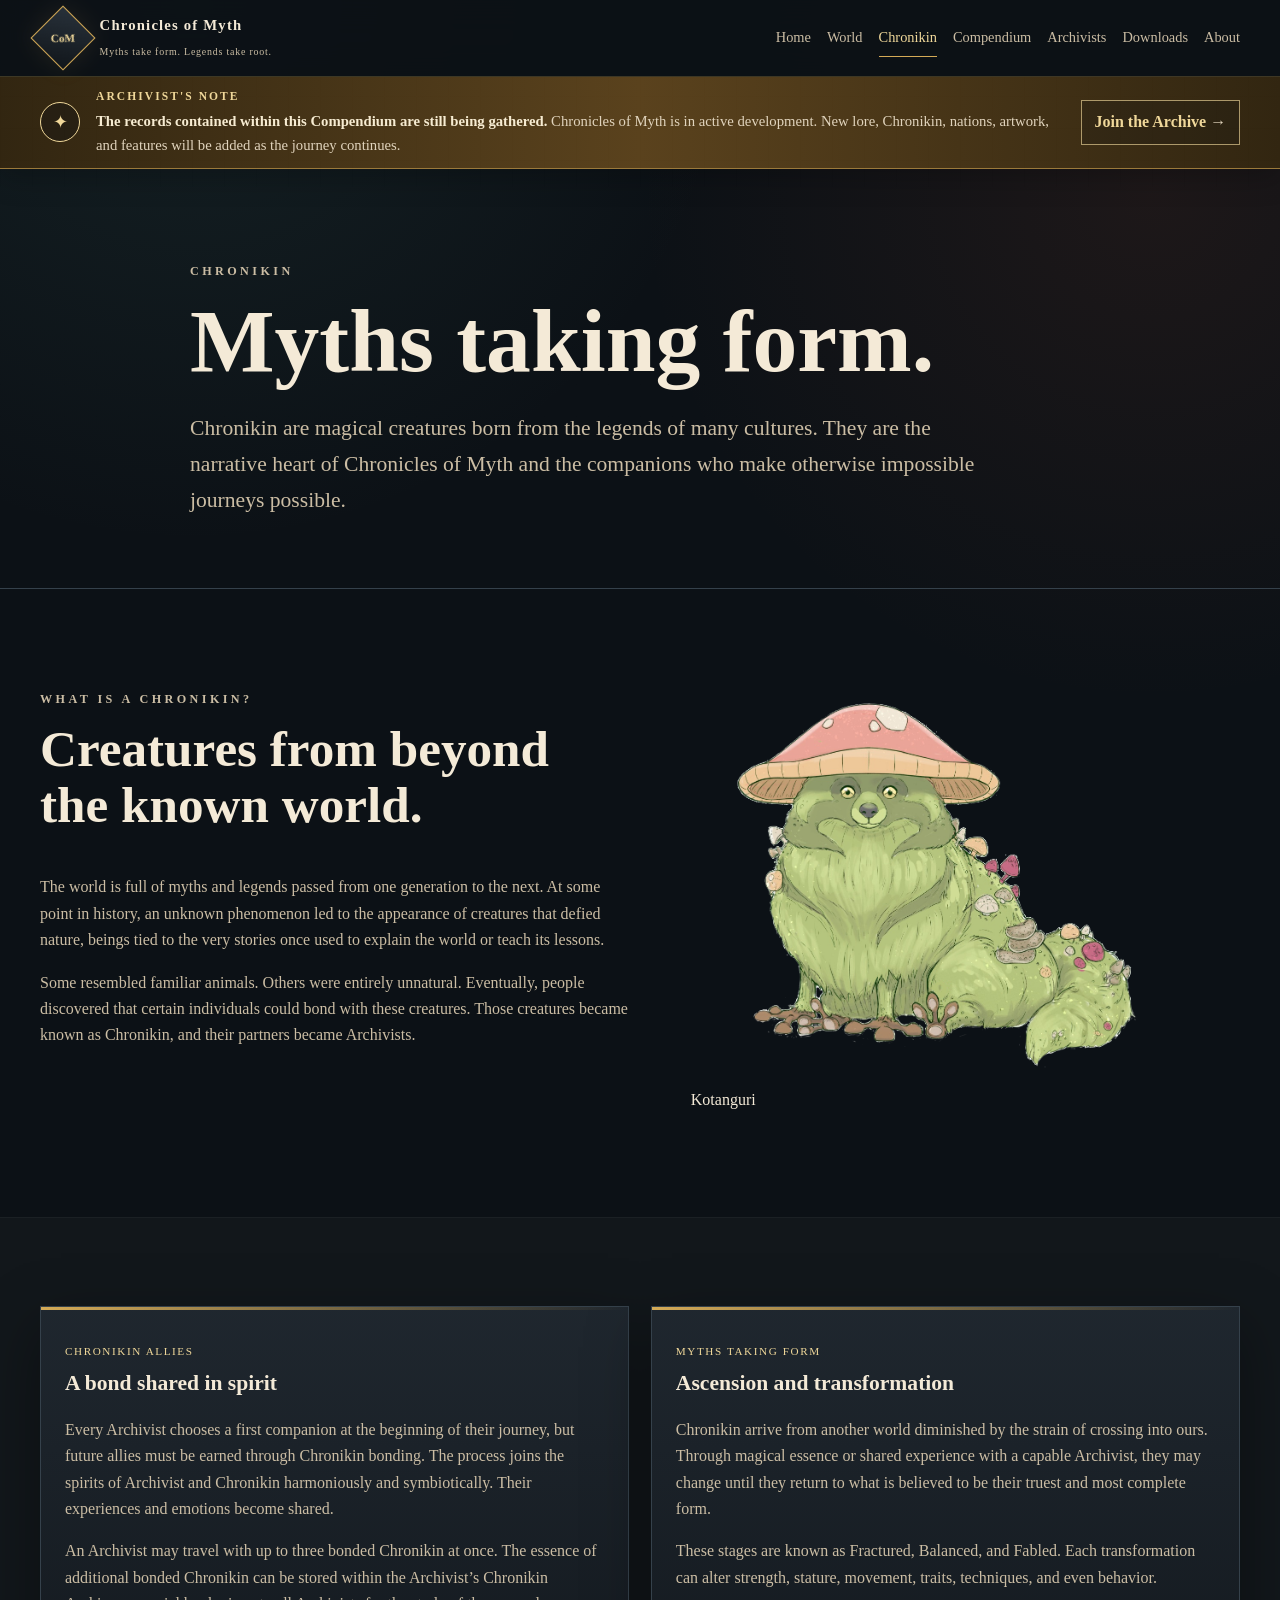
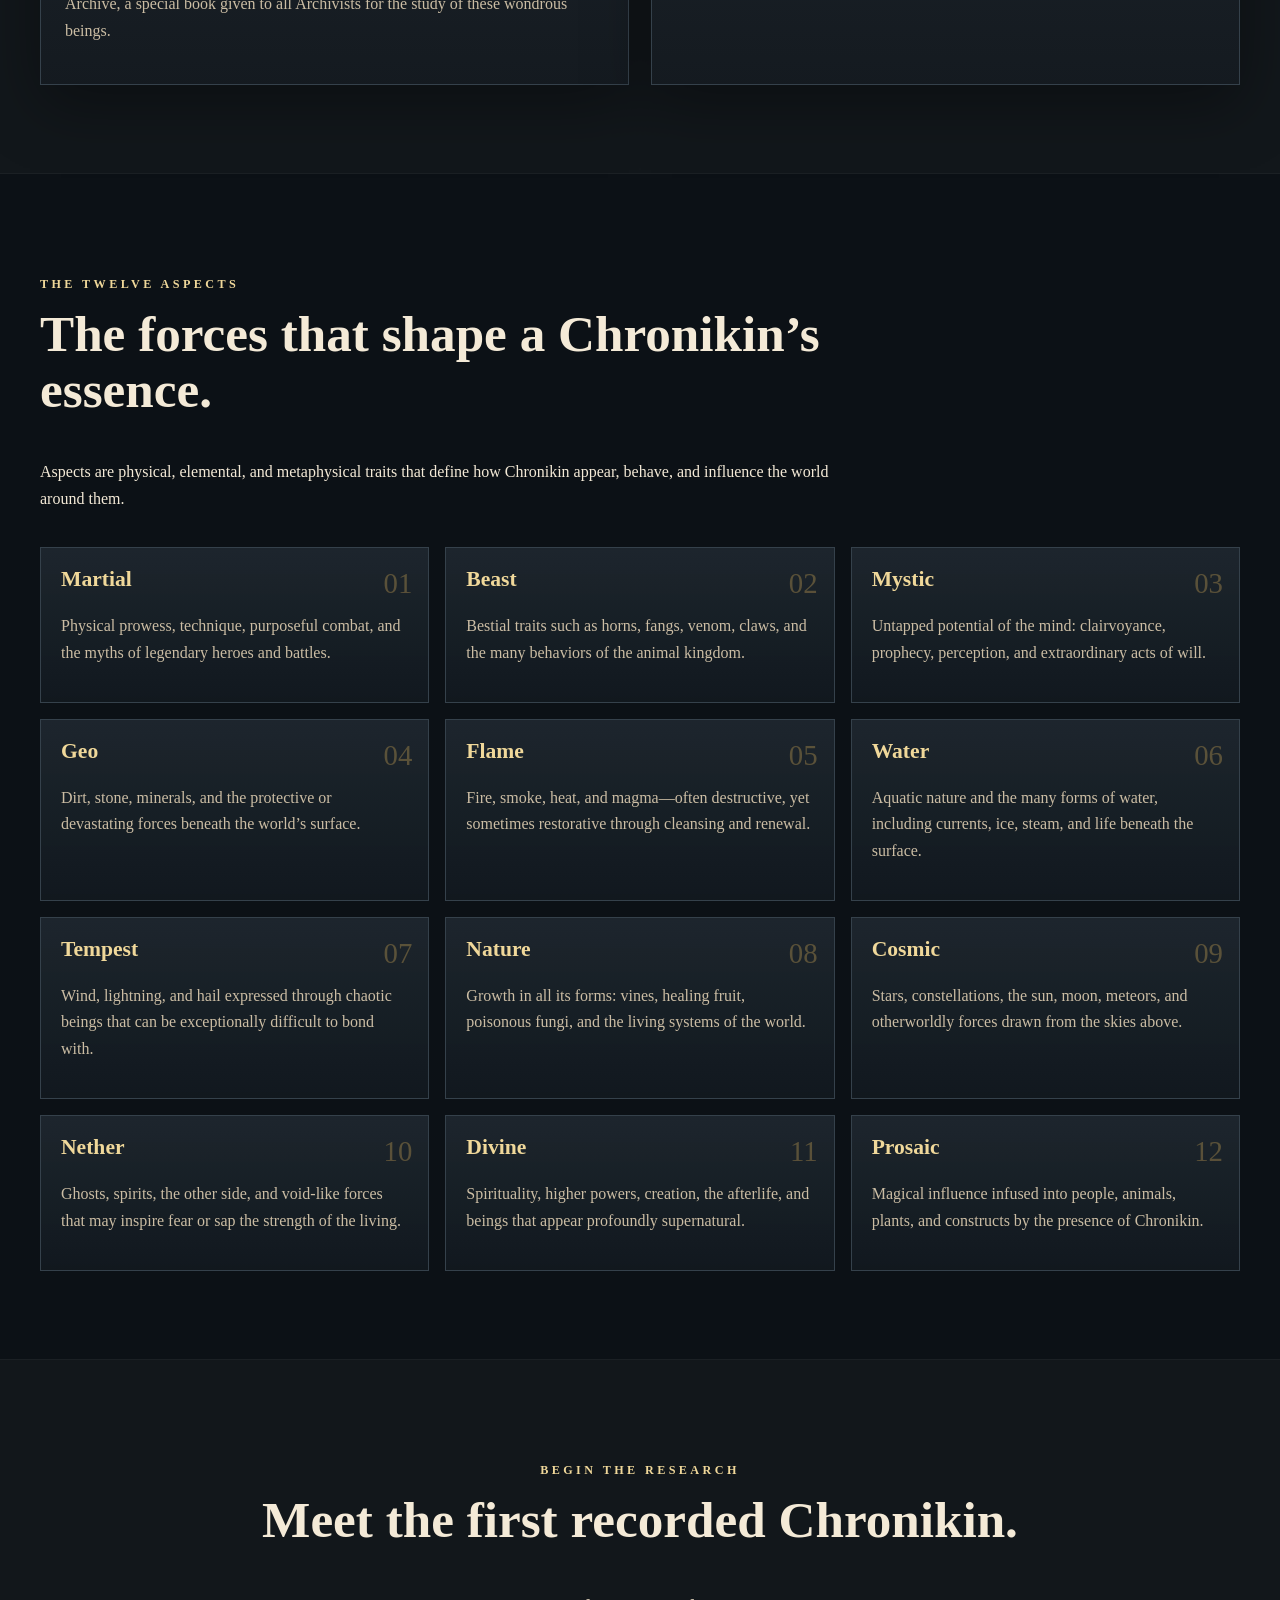
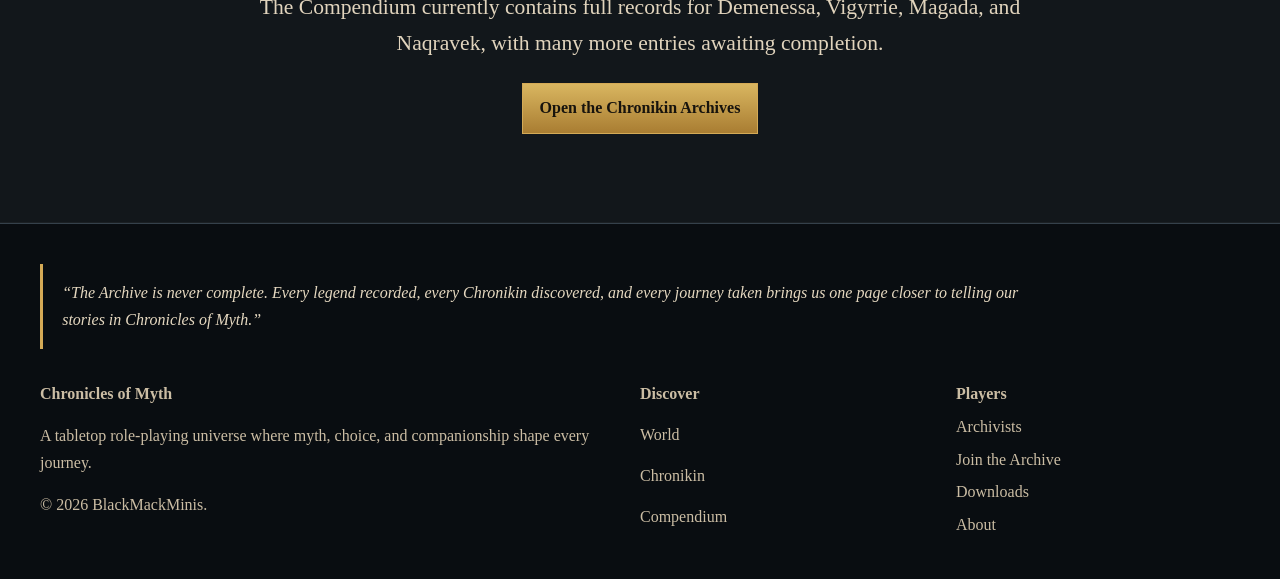
<file: chronikin.html>
<!DOCTYPE html>
<html lang="en"><head><meta charset="utf-8"/><meta content="width=device-width,initial-scale=1" name="viewport"/><title>Chronikin | Chronicles of Myth</title><meta content="Learn what Chronikin are, how bonding works, and the twelve Aspects." name="description"/><link href="style.css?v=18" rel="stylesheet"/><!-- Google tag (gtag.js) -->
<script async="" src="https://www.googletagmanager.com/gtag/js?id=G-MPSNL316FH"></script>
<script>
  window.dataLayer = window.dataLayer || [];
  function gtag(){dataLayer.push(arguments);}
  gtag('js', new Date());
  gtag('config', 'G-MPSNL316FH');
</script></head><body><header class="site-header"><div class="container nav">
<a aria-label="Chronicles of Myth home" class="brand" href="index.html"><span class="brand-mark"><span>CoM</span></span><span class="brand-copy"><strong>Chronicles of Myth</strong><small>Myths take form. Legends take root.</small></span></a>
<button aria-controls="primary-nav" aria-expanded="false" class="menu-button">Menu</button><nav aria-label="Primary navigation" class="nav-links" id="primary-nav"><a href="index.html">Home</a><a href="world.html">World</a><a aria-current="page" class="active" href="chronikin.html">Chronikin</a><a href="compendium.html">Compendium</a><a href="archivists.html">Archivists</a><a href="downloads.html">Downloads</a><a href="about.html">About</a></nav></div></header>
<aside aria-label="Development notice" class="development-banner development-banner--compact"><div class="container development-inner development-inner--compact"><div aria-hidden="true" class="seal">✦</div><div><p class="banner-title">Archivist's Note</p><p><strong>The records contained within this Compendium are still being gathered.</strong> <span>Chronicles of Myth is in active development. New lore, Chronikin, nations, artwork, and features will be added as the journey continues.</span></p></div><a class="archive-banner-link" href="join-the-archive.html">Join the Archive <span aria-hidden="true">→</span></a></div></aside><main><section class="page-hero"><div class="container prose"><p class="eyebrow">Chronikin</p><h1>Myths taking form.</h1><p class="lead">Chronikin are magical creatures born from the legends of many cultures. They are the narrative heart of Chronicles of Myth and the companions who make otherwise impossible journeys possible.</p></div></section>
<section class="section"><div class="container grid-2"><article class="prose"><p class="eyebrow">What is a Chronikin?</p><h2>Creatures from beyond the known world.</h2><p>The world is full of myths and legends passed from one generation to the next. At some point in history, an unknown phenomenon led to the appearance of creatures that defied nature, beings tied to the very stories once used to explain the world or teach its lessons.</p><p>Some resembled familiar animals. Others were entirely unnatural. Eventually, people discovered that certain individuals could bond with these creatures. Those creatures became known as Chronikin, and their partners became Archivists.</p></article><figure class="chronikin-art chronikin-art--featured"><img alt="Kotanguri, a mushroom-crowned Nature Chronikin" loading="eager" src="assets/chronikin/kotanguri.png"/><figcaption>Kotanguri</figcaption></figure></div></section>
<section class="section alt"><div class="container grid-2"><article class="card"><p class="kicker">Chronikin Allies</p><h3>A bond shared in spirit</h3><p>Every Archivist chooses a first companion at the beginning of their journey, but future allies must be earned through Chronikin bonding. The process joins the spirits of Archivist and Chronikin harmoniously and symbiotically. Their experiences and emotions become shared.</p><p>An Archivist may travel with up to three bonded Chronikin at once. The essence of additional bonded Chronikin can be stored within the Archivist’s Chronikin Archive, a special book given to all Archivists for the study of these wondrous beings.</p></article><article class="card"><p class="kicker">Myths Taking Form</p><h3>Ascension and transformation</h3><p>Chronikin arrive from another world diminished by the strain of crossing into ours. Through magical essence or shared experience with a capable Archivist, they may change until they return to what is believed to be their truest and most complete form.</p><p>These stages are known as Fractured, Balanced, and Fabled. Each transformation can alter strength, stature, movement, traits, techniques, and even behavior.</p></article></div></section>
<section class="section"><div class="container"><div class="section-heading"><p class="eyebrow">The Twelve Aspects</p><h2>The forces that shape a Chronikin’s essence.</h2><p>Aspects are physical, elemental, and metaphysical traits that define how Chronikin appear, behave, and influence the world around them.</p></div><div class="aspect-grid"><article class="aspect-card"><span>01</span><h3>Martial</h3><p>Physical prowess, technique, purposeful combat, and the myths of legendary heroes and battles.</p></article><article class="aspect-card"><span>02</span><h3>Beast</h3><p>Bestial traits such as horns, fangs, venom, claws, and the many behaviors of the animal kingdom.</p></article><article class="aspect-card"><span>03</span><h3>Mystic</h3><p>Untapped potential of the mind: clairvoyance, prophecy, perception, and extraordinary acts of will.</p></article><article class="aspect-card"><span>04</span><h3>Geo</h3><p>Dirt, stone, minerals, and the protective or devastating forces beneath the world’s surface.</p></article><article class="aspect-card"><span>05</span><h3>Flame</h3><p>Fire, smoke, heat, and magma—often destructive, yet sometimes restorative through cleansing and renewal.</p></article><article class="aspect-card"><span>06</span><h3>Water</h3><p>Aquatic nature and the many forms of water, including currents, ice, steam, and life beneath the surface.</p></article><article class="aspect-card"><span>07</span><h3>Tempest</h3><p>Wind, lightning, and hail expressed through chaotic beings that can be exceptionally difficult to bond with.</p></article><article class="aspect-card"><span>08</span><h3>Nature</h3><p>Growth in all its forms: vines, healing fruit, poisonous fungi, and the living systems of the world.</p></article><article class="aspect-card"><span>09</span><h3>Cosmic</h3><p>Stars, constellations, the sun, moon, meteors, and otherworldly forces drawn from the skies above.</p></article><article class="aspect-card"><span>10</span><h3>Nether</h3><p>Ghosts, spirits, the other side, and void-like forces that may inspire fear or sap the strength of the living.</p></article><article class="aspect-card"><span>11</span><h3>Divine</h3><p>Spirituality, higher powers, creation, the afterlife, and beings that appear profoundly supernatural.</p></article><article class="aspect-card"><span>12</span><h3>Prosaic</h3><p>Magical influence infused into people, animals, plants, and constructs by the presence of Chronikin.</p></article></div></div></section>
<section class="section alt"><div class="container center"><p class="eyebrow">Begin the research</p><h2>Meet the first recorded Chronikin.</h2><p class="lead centered">The Compendium currently contains full records for Demenessa, Vigyrrie, Magada, and Naqravek, with many more entries awaiting completion.</p><a class="button" href="compendium.html#chronikin-archives">Open the Chronikin Archives</a></div></section></main><footer><div class="container"><blockquote class="archive-motto">“The Archive is never complete. Every legend recorded, every Chronikin discovered, and every journey taken brings us one page closer to telling our stories in Chronicles of Myth.”</blockquote><div class="footer-grid"><div><strong>Chronicles of Myth</strong><p class="small">A tabletop role-playing universe where myth, choice, and companionship shape every journey.</p><p class="small">© <span data-year=""></span> BlackMackMinis.</p></div><div class="footer-links"><strong>Discover</strong><a href="world.html">World</a><a href="chronikin.html">Chronikin</a><a href="compendium.html">Compendium</a></div><div class="footer-links"><strong>Players</strong><a href="archivists.html">Archivists</a><a href="join-the-archive.html">Join the Archive</a><a href="downloads.html">Downloads</a><a href="about.html">About</a></div></div></div></footer><script src="script.js"></script></body></html>
</file>
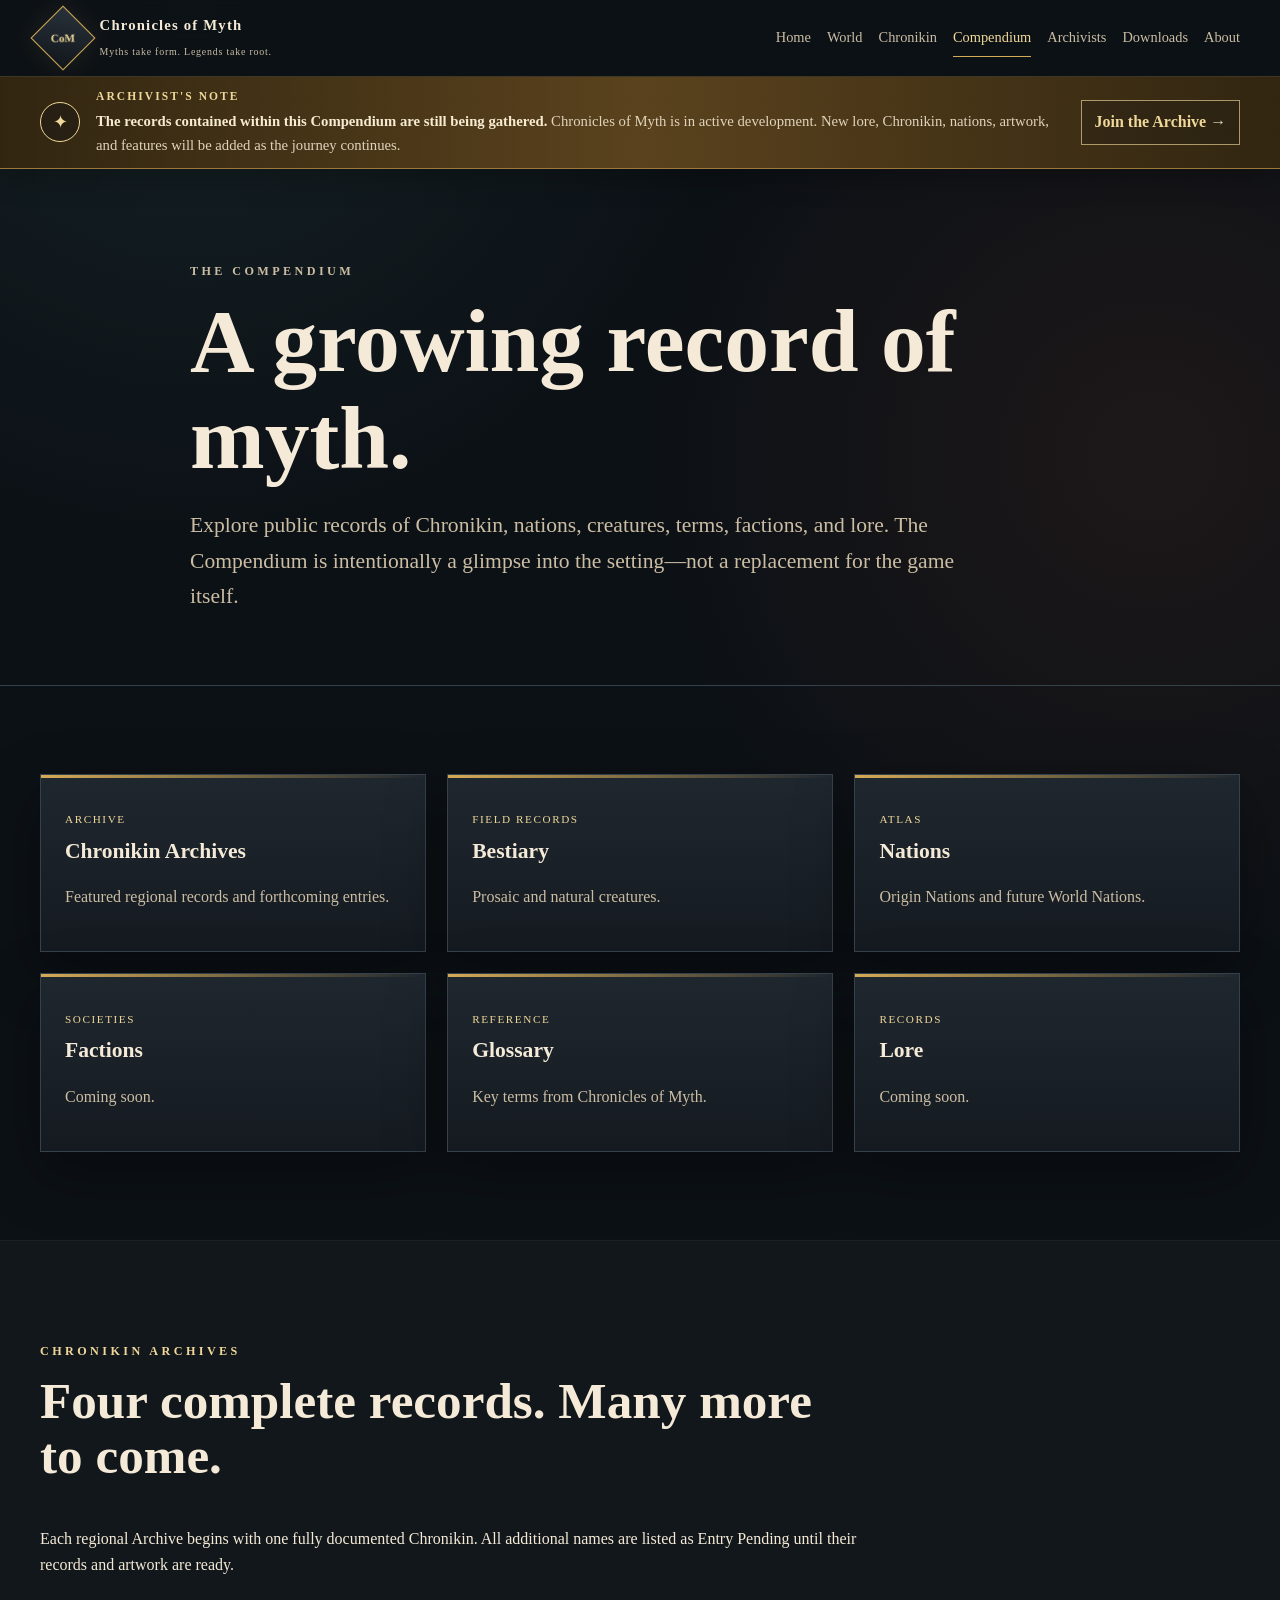
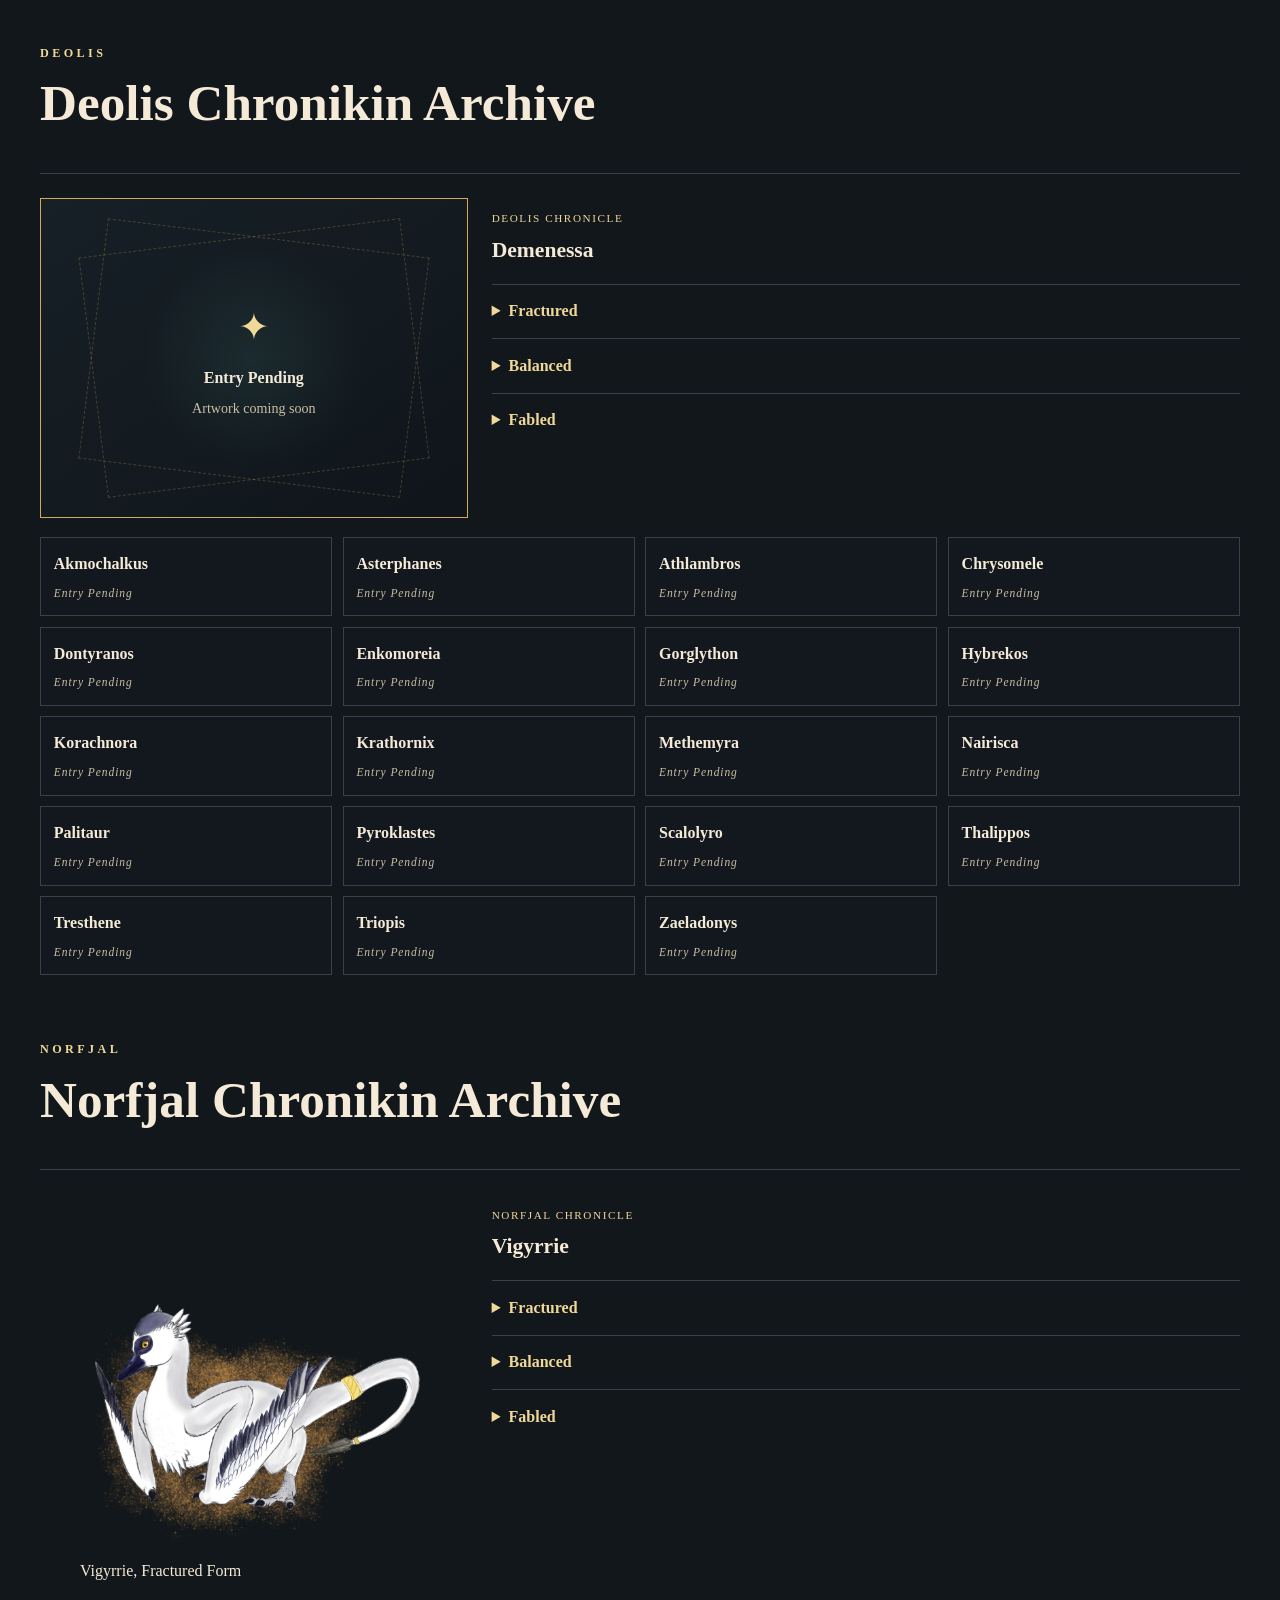
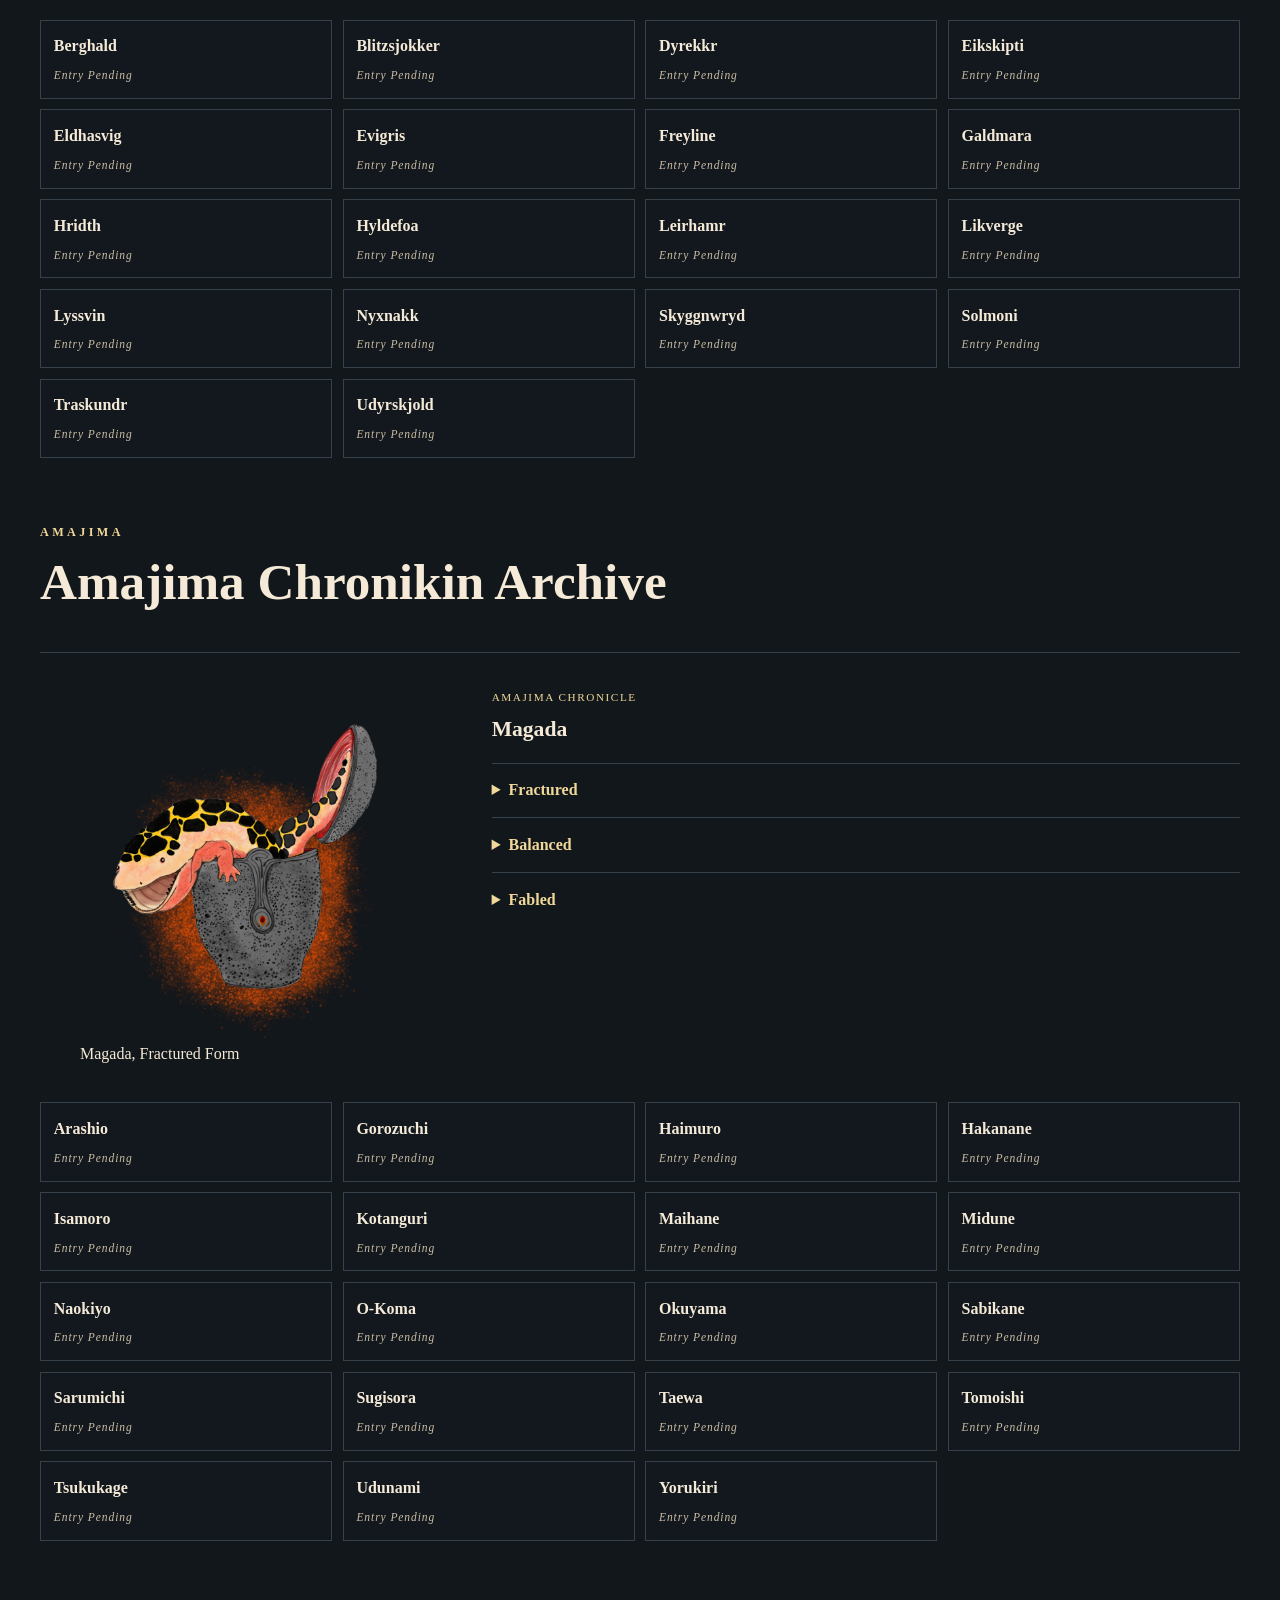
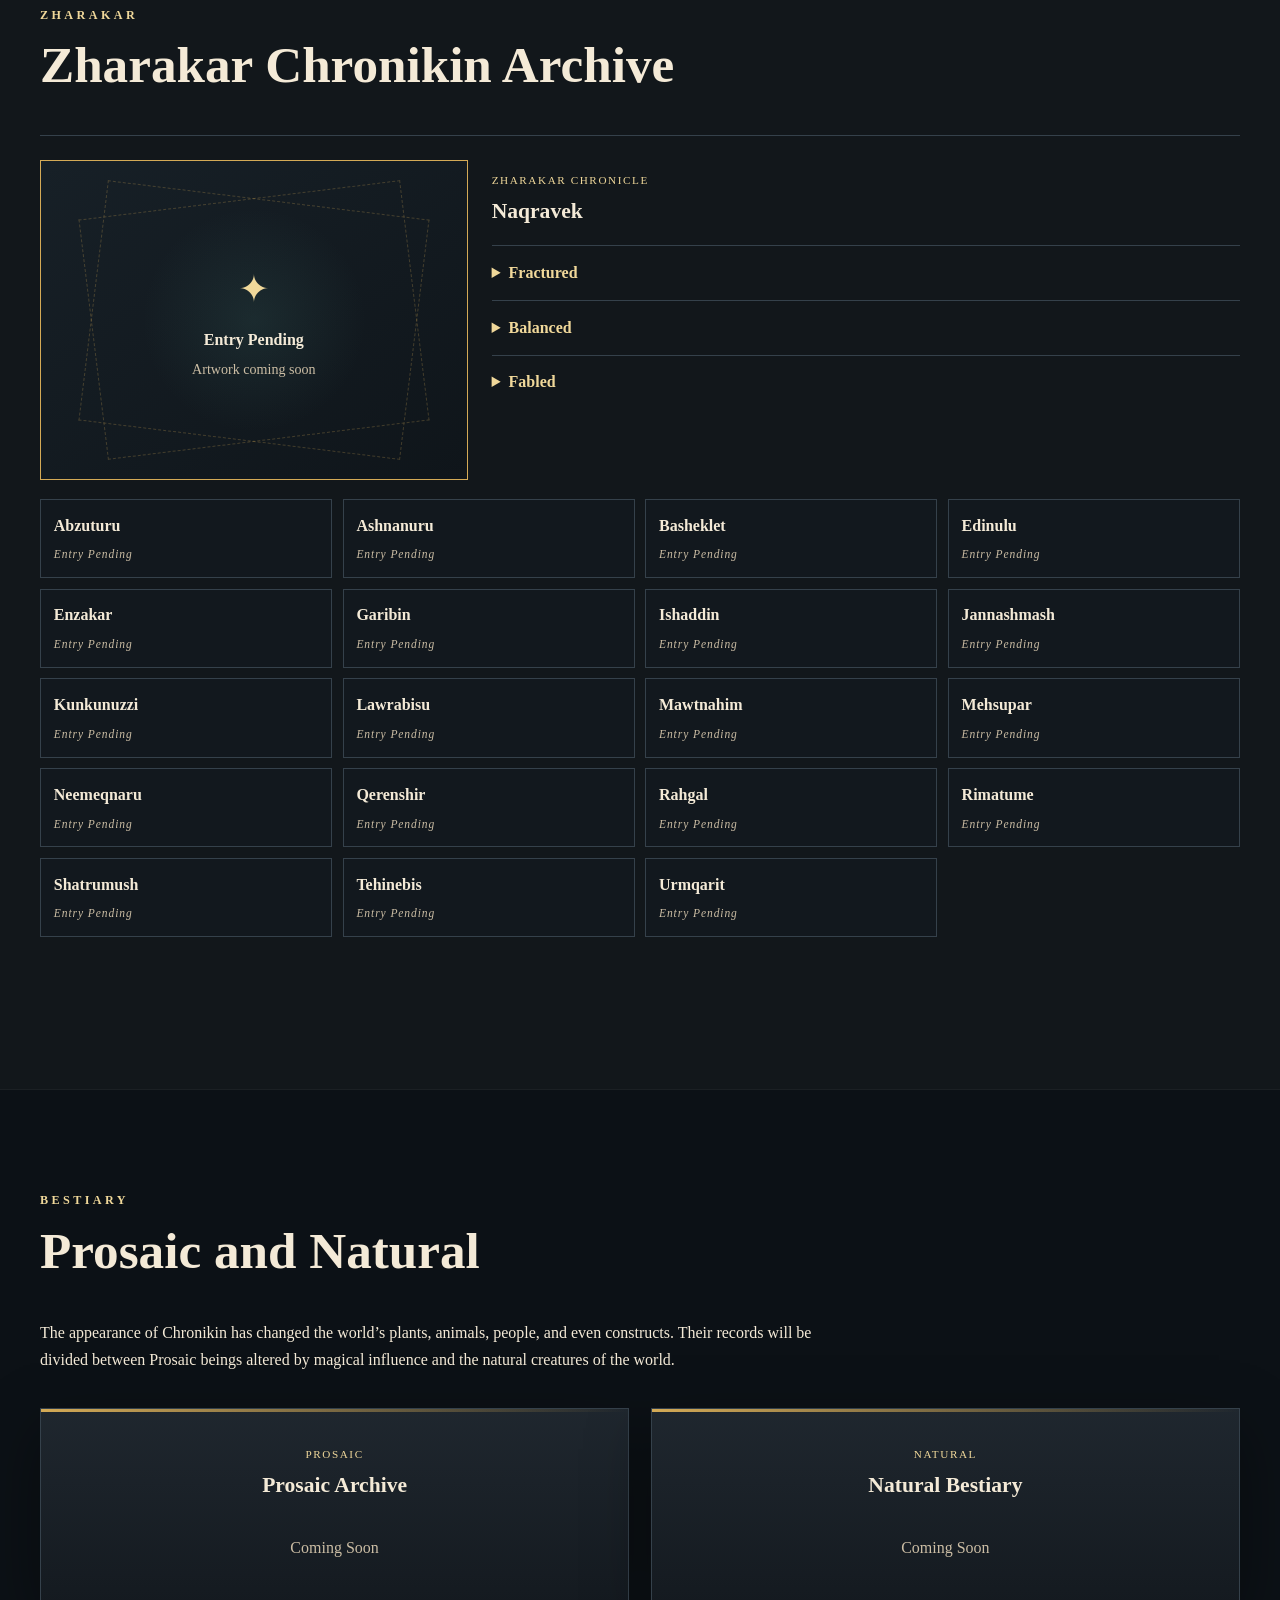
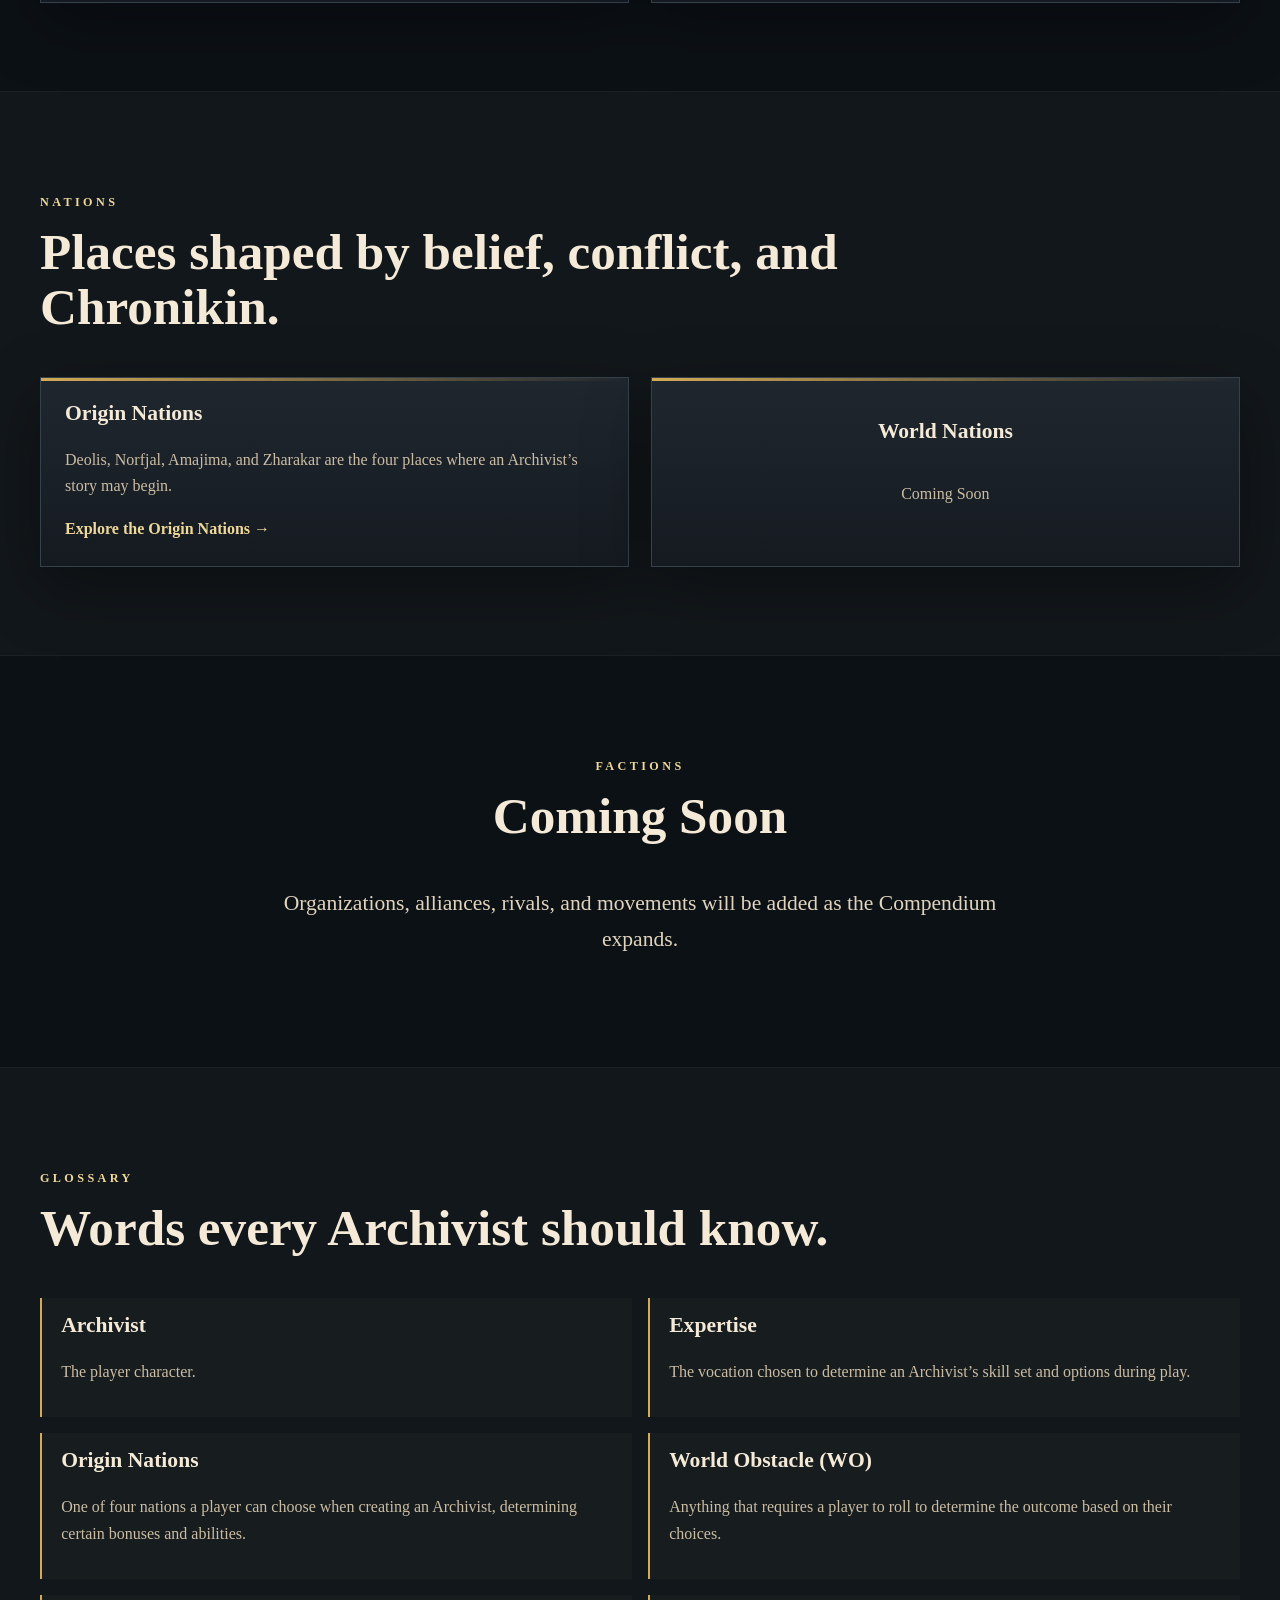
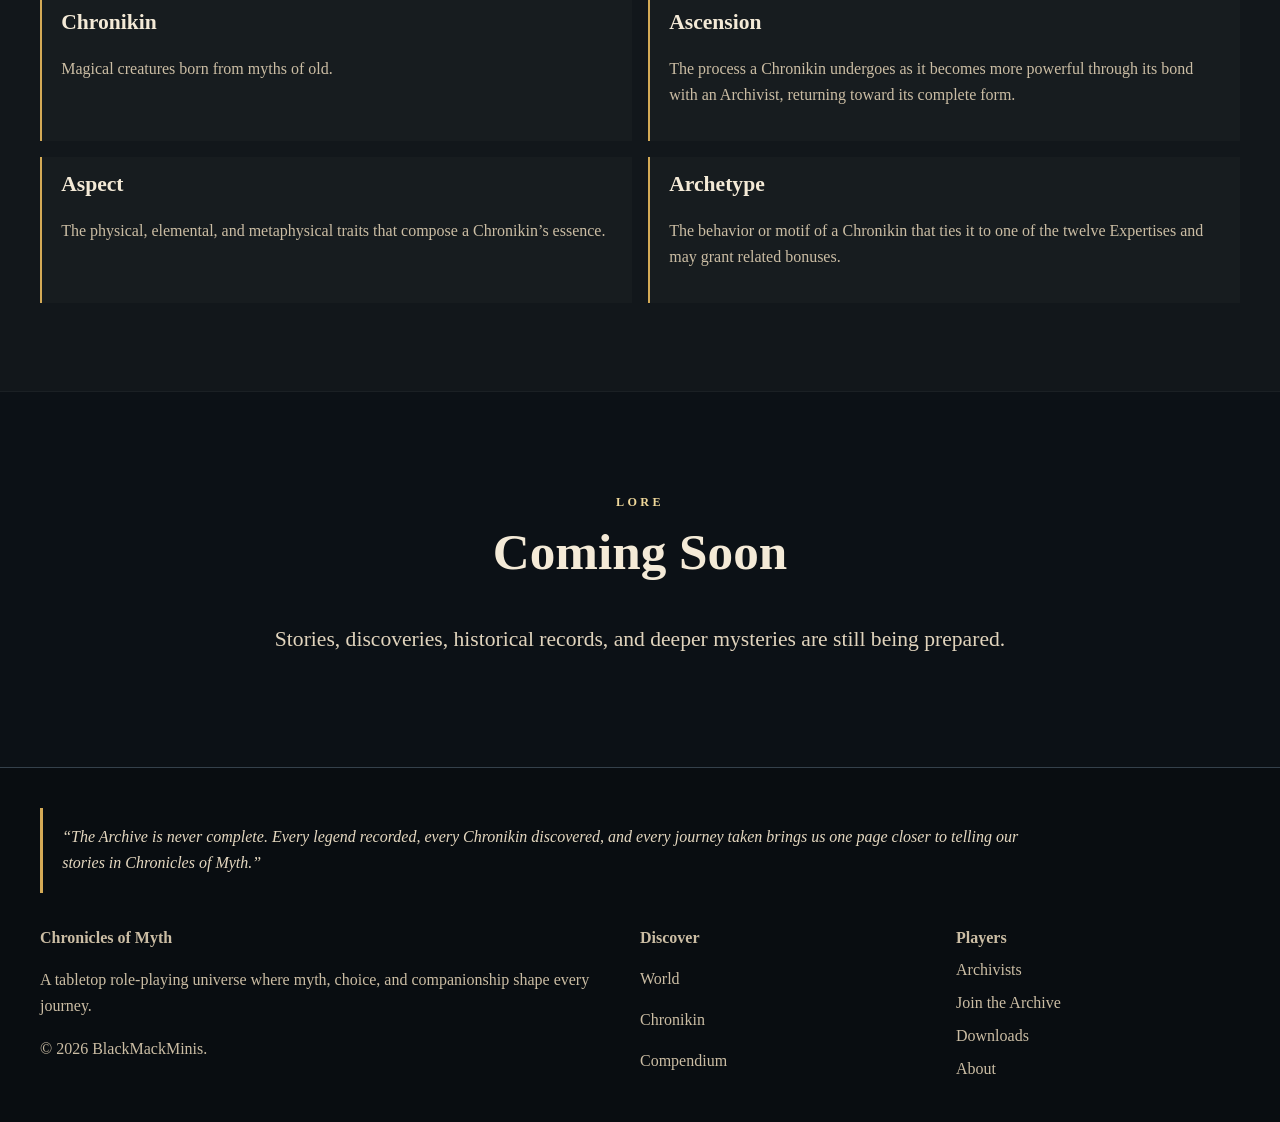
<file: compendium.html>
<!DOCTYPE html>
<html lang="en"><head><meta charset="utf-8"/><meta content="width=device-width,initial-scale=1" name="viewport"/><title>Compendium | Chronicles of Myth</title><meta content="Browse the Chronicles of Myth Compendium, including Chronikin Archives, nations, and glossary." name="description"/><link href="style.css?v=18" rel="stylesheet"/><!-- Google tag (gtag.js) -->
<script async="" src="https://www.googletagmanager.com/gtag/js?id=G-MPSNL316FH"></script>
<script>
  window.dataLayer = window.dataLayer || [];
  function gtag(){dataLayer.push(arguments);}
  gtag('js', new Date());
  gtag('config', 'G-MPSNL316FH');
</script></head><body><header class="site-header"><div class="container nav">
<a aria-label="Chronicles of Myth home" class="brand" href="index.html"><span class="brand-mark"><span>CoM</span></span><span class="brand-copy"><strong>Chronicles of Myth</strong><small>Myths take form. Legends take root.</small></span></a>
<button aria-controls="primary-nav" aria-expanded="false" class="menu-button">Menu</button><nav aria-label="Primary navigation" class="nav-links" id="primary-nav"><a href="index.html">Home</a><a href="world.html">World</a><a href="chronikin.html">Chronikin</a><a aria-current="page" class="active" href="compendium.html">Compendium</a><a href="archivists.html">Archivists</a><a href="downloads.html">Downloads</a><a href="about.html">About</a></nav></div></header>
<aside aria-label="Development notice" class="development-banner development-banner--compact"><div class="container development-inner development-inner--compact"><div aria-hidden="true" class="seal">✦</div><div><p class="banner-title">Archivist's Note</p><p><strong>The records contained within this Compendium are still being gathered.</strong> <span>Chronicles of Myth is in active development. New lore, Chronikin, nations, artwork, and features will be added as the journey continues.</span></p></div><a class="archive-banner-link" href="join-the-archive.html">Join the Archive <span aria-hidden="true">→</span></a></div></aside><main><section class="page-hero"><div class="container prose"><p class="eyebrow">The Compendium</p><h1>A growing record of myth.</h1><p class="lead">Explore public records of Chronikin, nations, creatures, terms, factions, and lore. The Compendium is intentionally a glimpse into the setting—not a replacement for the game itself.</p></div></section>
<section class="section compendium-index"><div class="container"><div class="grid-3"><a class="card category-card" href="#chronikin-archives"><p class="kicker">Archive</p><h3>Chronikin Archives</h3><p>Featured regional records and forthcoming entries.</p></a><a class="card category-card" href="#bestiary"><p class="kicker">Field Records</p><h3>Bestiary</h3><p>Prosaic and natural creatures.</p></a><a class="card category-card" href="#nations"><p class="kicker">Atlas</p><h3>Nations</h3><p>Origin Nations and future World Nations.</p></a><a class="card category-card" href="#factions"><p class="kicker">Societies</p><h3>Factions</h3><p>Coming soon.</p></a><a class="card category-card" href="#glossary"><p class="kicker">Reference</p><h3>Glossary</h3><p>Key terms from Chronicles of Myth.</p></a><a class="card category-card" href="#lore"><p class="kicker">Records</p><h3>Lore</h3><p>Coming soon.</p></a></div></div></section>
<section class="section alt" id="chronikin-archives"><div class="container"><div class="section-heading"><p class="eyebrow">Chronikin Archives</p><h2>Four complete records. Many more to come.</h2><p>Each regional Archive begins with one fully documented Chronikin. All additional names are listed as Entry Pending until their records and artwork are ready.</p></div><section class="region-block"><div class="region-heading"><p class="eyebrow">Deolis</p><h2>Deolis Chronikin Archive</h2></div><article class="featured-entry" id="demenessa"><div><div aria-label="Artwork coming soon" class="art-placeholder"><div class="glyph">✦</div><strong>Entry Pending</strong><span>Artwork coming soon</span></div></div><div><p class="kicker">Deolis Chronicle</p><h3>Demenessa</h3><details><summary>Fractured</summary><p>One of the most sought-after Chronikin bondings, Demenessa are highly regarded throughout Deolis. Even non-Archivists offer room and board to those bonded with one, believing their presence brings good fortune. Despite their popularity, Demenessa are incredibly rare, and some Deolsians go their entire lives without seeing even a Fractured one.</p></details><details><summary>Balanced</summary><p>Balanced Demenessa offer much of the same warmth and good fortune as their Fractured forms. Their golden fur expands into a plush mantle that gives off a comforting warmth to those it deems kindhearted and just. Reports describe feelings of joy, contentment, and improved health, though encounters are thought to be nearly impossible.</p></details><details><summary>Fabled</summary><p>Fabled Demenessa are regarded as emissaries of the pantheon—divine beings that bring fortune to the righteous. Their immense fur resembles golden wisps of flame that rejuvenate rather than burn. When evil is observed, they answer with divine provocation and blasts of blinding light.</p></details></div></article><ul class="pending-grid"><li><strong>Akmochalkus</strong><span>Entry Pending</span></li><li><strong>Asterphanes</strong><span>Entry Pending</span></li><li><strong>Athlambros</strong><span>Entry Pending</span></li><li><strong>Chrysomele</strong><span>Entry Pending</span></li><li><strong>Dontyranos</strong><span>Entry Pending</span></li><li><strong>Enkomoreia</strong><span>Entry Pending</span></li><li><strong>Gorglython</strong><span>Entry Pending</span></li><li><strong>Hybrekos</strong><span>Entry Pending</span></li><li><strong>Korachnora</strong><span>Entry Pending</span></li><li><strong>Krathornix</strong><span>Entry Pending</span></li><li><strong>Methemyra</strong><span>Entry Pending</span></li><li><strong>Nairisca</strong><span>Entry Pending</span></li><li><strong>Palitaur</strong><span>Entry Pending</span></li><li><strong>Pyroklastes</strong><span>Entry Pending</span></li><li><strong>Scalolyro</strong><span>Entry Pending</span></li><li><strong>Thalippos</strong><span>Entry Pending</span></li><li><strong>Tresthene</strong><span>Entry Pending</span></li><li><strong>Triopis</strong><span>Entry Pending</span></li><li><strong>Zaeladonys</strong><span>Entry Pending</span></li></ul></section><section class="region-block"><div class="region-heading"><p class="eyebrow">Norfjal</p><h2>Norfjal Chronikin Archive</h2></div><article class="featured-entry" id="vigyrrie"><div><figure class="chronikin-art chronikin-art--featured"><img alt="Vigyrrie in its Fractured form with a gold elemental splash" loading="lazy" src="assets/chronikin/vigyrrie-fractured.png"/><figcaption>Vigyrrie, Fractured Form</figcaption></figure></div><div><p class="kicker">Norfjal Chronicle</p><h3>Vigyrrie</h3><details><summary>Fractured</summary><p>Vigyrrie are fiercely protective of their territories and those they deem worthy. Though flightless in this state, they are adept climbers and glide from Norfjal’s trees and cliffs. Sharp talons, whip-like tails, and bladed feathers make them swift and deadly defenders.</p></details><details><summary>Balanced</summary><p>A Balanced Vigyrrie gains stature and true flight. They patrol Norfjal’s skies, descending upon those who prey on the weak. After bloody battles they have been seen guarding the honored dead until burial, then circling above funeral pyres while making sounds like ancient battle hymns.</p></details><details><summary>Fabled</summary><p>The Fabled Vigyrrie is one of the most revered Chronikin in Norfjal. Its white and gold feathers reflect light until it appears incandescent, and its image adorns the banners of noble leaders. Ascending one is viewed as a near-religious trial.</p></details></div></article><ul class="pending-grid"><li><strong>Berghald</strong><span>Entry Pending</span></li><li><strong>Blitzsjokker</strong><span>Entry Pending</span></li><li><strong>Dyrekkr</strong><span>Entry Pending</span></li><li><strong>Eikskipti</strong><span>Entry Pending</span></li><li><strong>Eldhasvig</strong><span>Entry Pending</span></li><li><strong>Evigris</strong><span>Entry Pending</span></li><li><strong>Freyline</strong><span>Entry Pending</span></li><li><strong>Galdmara</strong><span>Entry Pending</span></li><li><strong>Hridth</strong><span>Entry Pending</span></li><li><strong>Hyldefoa</strong><span>Entry Pending</span></li><li><strong>Leirhamr</strong><span>Entry Pending</span></li><li><strong>Likverge</strong><span>Entry Pending</span></li><li><strong>Lyssvin</strong><span>Entry Pending</span></li><li><strong>Nyxnakk</strong><span>Entry Pending</span></li><li><strong>Skyggnwryd</strong><span>Entry Pending</span></li><li><strong>Solmoni</strong><span>Entry Pending</span></li><li><strong>Traskundr</strong><span>Entry Pending</span></li><li><strong>Udyrskjold</strong><span>Entry Pending</span></li></ul></section><section class="region-block"><div class="region-heading"><p class="eyebrow">Amajima</p><h2>Amajima Chronikin Archive</h2></div><article class="featured-entry" id="magada"><div><figure class="chronikin-art chronikin-art--featured"><img alt="Magada in its Fractured form, emerging from its igneous urn with a fiery orange splash" loading="lazy" src="assets/chronikin/magada-fractured.png"/><figcaption>Magada, Fractured Form</figcaption></figure></div><div><p class="kicker">Amajima Chronicle</p><h3>Magada</h3><details><summary>Fractured</summary><p>Magada are intensely territorial and usually found near Amajima’s volcanoes, hot springs, and geothermal regions. Their bright orange bodies retreat into urn-shaped shells resembling igneous rock, though they often prefer to lash out with heat and bolts of lava.</p></details><details><summary>Balanced</summary><p>Balanced Magada can no longer contain their massive forms within their urns. Heated flesh spills outward like magma, and their aggression grows. They can slam their tails into the ground, erupting lava that propels them forward with terrifying force.</p></details><details><summary>Fabled</summary><p>The Fabled Magada has reached godlike stature. Its molten body twists with impossible motion, warping the air into an oppressive volcanic haze. Where earlier forms fought from fear or anguish, this form embodies pure wrathful carnage and delights in scorching all in its path.</p></details></div></article><ul class="pending-grid"><li><strong>Arashio</strong><span>Entry Pending</span></li><li><strong>Gorozuchi</strong><span>Entry Pending</span></li><li><strong>Haimuro</strong><span>Entry Pending</span></li><li><strong>Hakanane</strong><span>Entry Pending</span></li><li><strong>Isamoro</strong><span>Entry Pending</span></li><li><strong>Kotanguri</strong><span>Entry Pending</span></li><li><strong>Maihane</strong><span>Entry Pending</span></li><li><strong>Midune</strong><span>Entry Pending</span></li><li><strong>Naokiyo</strong><span>Entry Pending</span></li><li><strong>O-Koma</strong><span>Entry Pending</span></li><li><strong>Okuyama</strong><span>Entry Pending</span></li><li><strong>Sabikane</strong><span>Entry Pending</span></li><li><strong>Sarumichi</strong><span>Entry Pending</span></li><li><strong>Sugisora</strong><span>Entry Pending</span></li><li><strong>Taewa</strong><span>Entry Pending</span></li><li><strong>Tomoishi</strong><span>Entry Pending</span></li><li><strong>Tsukukage</strong><span>Entry Pending</span></li><li><strong>Udunami</strong><span>Entry Pending</span></li><li><strong>Yorukiri</strong><span>Entry Pending</span></li></ul></section><section class="region-block"><div class="region-heading"><p class="eyebrow">Zharakar</p><h2>Zharakar Chronikin Archive</h2></div><article class="featured-entry" id="naqravek"><div><div aria-label="Artwork coming soon" class="art-placeholder"><div class="glyph">✦</div><strong>Entry Pending</strong><span>Artwork coming soon</span></div></div><div><p class="kicker">Zharakar Chronicle</p><h3>Naqravek</h3><details><summary>Fractured</summary><p>Naqravek guard the wastes of Zharakar and are regarded with less fear than many Nether Chronikin. They combat those who desecrate graves and are often viewed as shepherds of the dead, lingering near battlefields and sickness until funeral rites have been completed.</p></details><details><summary>Balanced</summary><p>Balanced Naqravek change little in disposition but become heavily armored and even more skeletal in appearance. Their speed remains unaffected, allowing them to cross dunes with unsettling agility. Many revere them as defenders of sacred sites while fearing them as agents of the underworld.</p></details><details><summary>Fabled</summary><p>The Fabled Naqravek is a macabre form of twisted bony appendages and segmented armor. Though smaller than many Fabled Chronikin, its necromantic power is unrivaled. It may melt into shadow, unleash otherworldly projectiles, and act as death’s final agent—not through malice, but divine inevitability.</p></details></div></article><ul class="pending-grid"><li><strong>Abzuturu</strong><span>Entry Pending</span></li><li><strong>Ashnanuru</strong><span>Entry Pending</span></li><li><strong>Basheklet</strong><span>Entry Pending</span></li><li><strong>Edinulu</strong><span>Entry Pending</span></li><li><strong>Enzakar</strong><span>Entry Pending</span></li><li><strong>Garibin</strong><span>Entry Pending</span></li><li><strong>Ishaddin</strong><span>Entry Pending</span></li><li><strong>Jannashmash</strong><span>Entry Pending</span></li><li><strong>Kunkunuzzi</strong><span>Entry Pending</span></li><li><strong>Lawrabisu</strong><span>Entry Pending</span></li><li><strong>Mawtnahim</strong><span>Entry Pending</span></li><li><strong>Mehsupar</strong><span>Entry Pending</span></li><li><strong>Neemeqnaru</strong><span>Entry Pending</span></li><li><strong>Qerenshir</strong><span>Entry Pending</span></li><li><strong>Rahgal</strong><span>Entry Pending</span></li><li><strong>Rimatume</strong><span>Entry Pending</span></li><li><strong>Shatrumush</strong><span>Entry Pending</span></li><li><strong>Tehinebis</strong><span>Entry Pending</span></li><li><strong>Urmqarit</strong><span>Entry Pending</span></li></ul></section></div></section>
<section class="section" id="bestiary"><div class="container"><div class="section-heading"><p class="eyebrow">Bestiary</p><h2>Prosaic and Natural</h2><p>The appearance of Chronikin has changed the world’s plants, animals, people, and even constructs. Their records will be divided between Prosaic beings altered by magical influence and the natural creatures of the world.</p></div><div class="grid-2"><article class="card coming"><p class="kicker">Prosaic</p><h3>Prosaic Archive</h3><p>Coming Soon</p></article><article class="card coming"><p class="kicker">Natural</p><h3>Natural Bestiary</h3><p>Coming Soon</p></article></div></div></section>
<section class="section alt" id="nations"><div class="container"><div class="section-heading"><p class="eyebrow">Nations</p><h2>Places shaped by belief, conflict, and Chronikin.</h2></div><div class="grid-2"><article class="card"><h3>Origin Nations</h3><p>Deolis, Norfjal, Amajima, and Zharakar are the four places where an Archivist’s story may begin.</p><a class="text-link" href="world.html">Explore the Origin Nations →</a></article><article class="card coming"><h3>World Nations</h3><p>Coming Soon</p></article></div></div></section>
<section class="section" id="factions"><div class="container center"><p class="eyebrow">Factions</p><h2>Coming Soon</h2><p class="lead centered">Organizations, alliances, rivals, and movements will be added as the Compendium expands.</p></div></section>
<section class="section alt" id="glossary"><div class="container"><div class="section-heading"><p class="eyebrow">Glossary</p><h2>Words every Archivist should know.</h2></div><div class="glossary-grid"><article class="glossary-item"><h3>Archivist</h3><p>The player character.</p></article><article class="glossary-item"><h3>Expertise</h3><p>The vocation chosen to determine an Archivist’s skill set and options during play.</p></article><article class="glossary-item"><h3>Origin Nations</h3><p>One of four nations a player can choose when creating an Archivist, determining certain bonuses and abilities.</p></article><article class="glossary-item"><h3>World Obstacle (WO)</h3><p>Anything that requires a player to roll to determine the outcome based on their choices.</p></article><article class="glossary-item"><h3>Chronikin</h3><p>Magical creatures born from myths of old.</p></article><article class="glossary-item"><h3>Ascension</h3><p>The process a Chronikin undergoes as it becomes more powerful through its bond with an Archivist, returning toward its complete form.</p></article><article class="glossary-item"><h3>Aspect</h3><p>The physical, elemental, and metaphysical traits that compose a Chronikin’s essence.</p></article><article class="glossary-item"><h3>Archetype</h3><p>The behavior or motif of a Chronikin that ties it to one of the twelve Expertises and may grant related bonuses.</p></article></div></div></section>
<section class="section" id="lore"><div class="container center"><p class="eyebrow">Lore</p><h2>Coming Soon</h2><p class="lead centered">Stories, discoveries, historical records, and deeper mysteries are still being prepared.</p></div></section></main><footer><div class="container"><blockquote class="archive-motto">“The Archive is never complete. Every legend recorded, every Chronikin discovered, and every journey taken brings us one page closer to telling our stories in Chronicles of Myth.”</blockquote><div class="footer-grid"><div><strong>Chronicles of Myth</strong><p class="small">A tabletop role-playing universe where myth, choice, and companionship shape every journey.</p><p class="small">© <span data-year=""></span> BlackMackMinis.</p></div><div class="footer-links"><strong>Discover</strong><a href="world.html">World</a><a href="chronikin.html">Chronikin</a><a href="compendium.html">Compendium</a></div><div class="footer-links"><strong>Players</strong><a href="archivists.html">Archivists</a><a href="join-the-archive.html">Join the Archive</a><a href="downloads.html">Downloads</a><a href="about.html">About</a></div></div></div></footer><script src="script.js"></script></body></html>
</file>
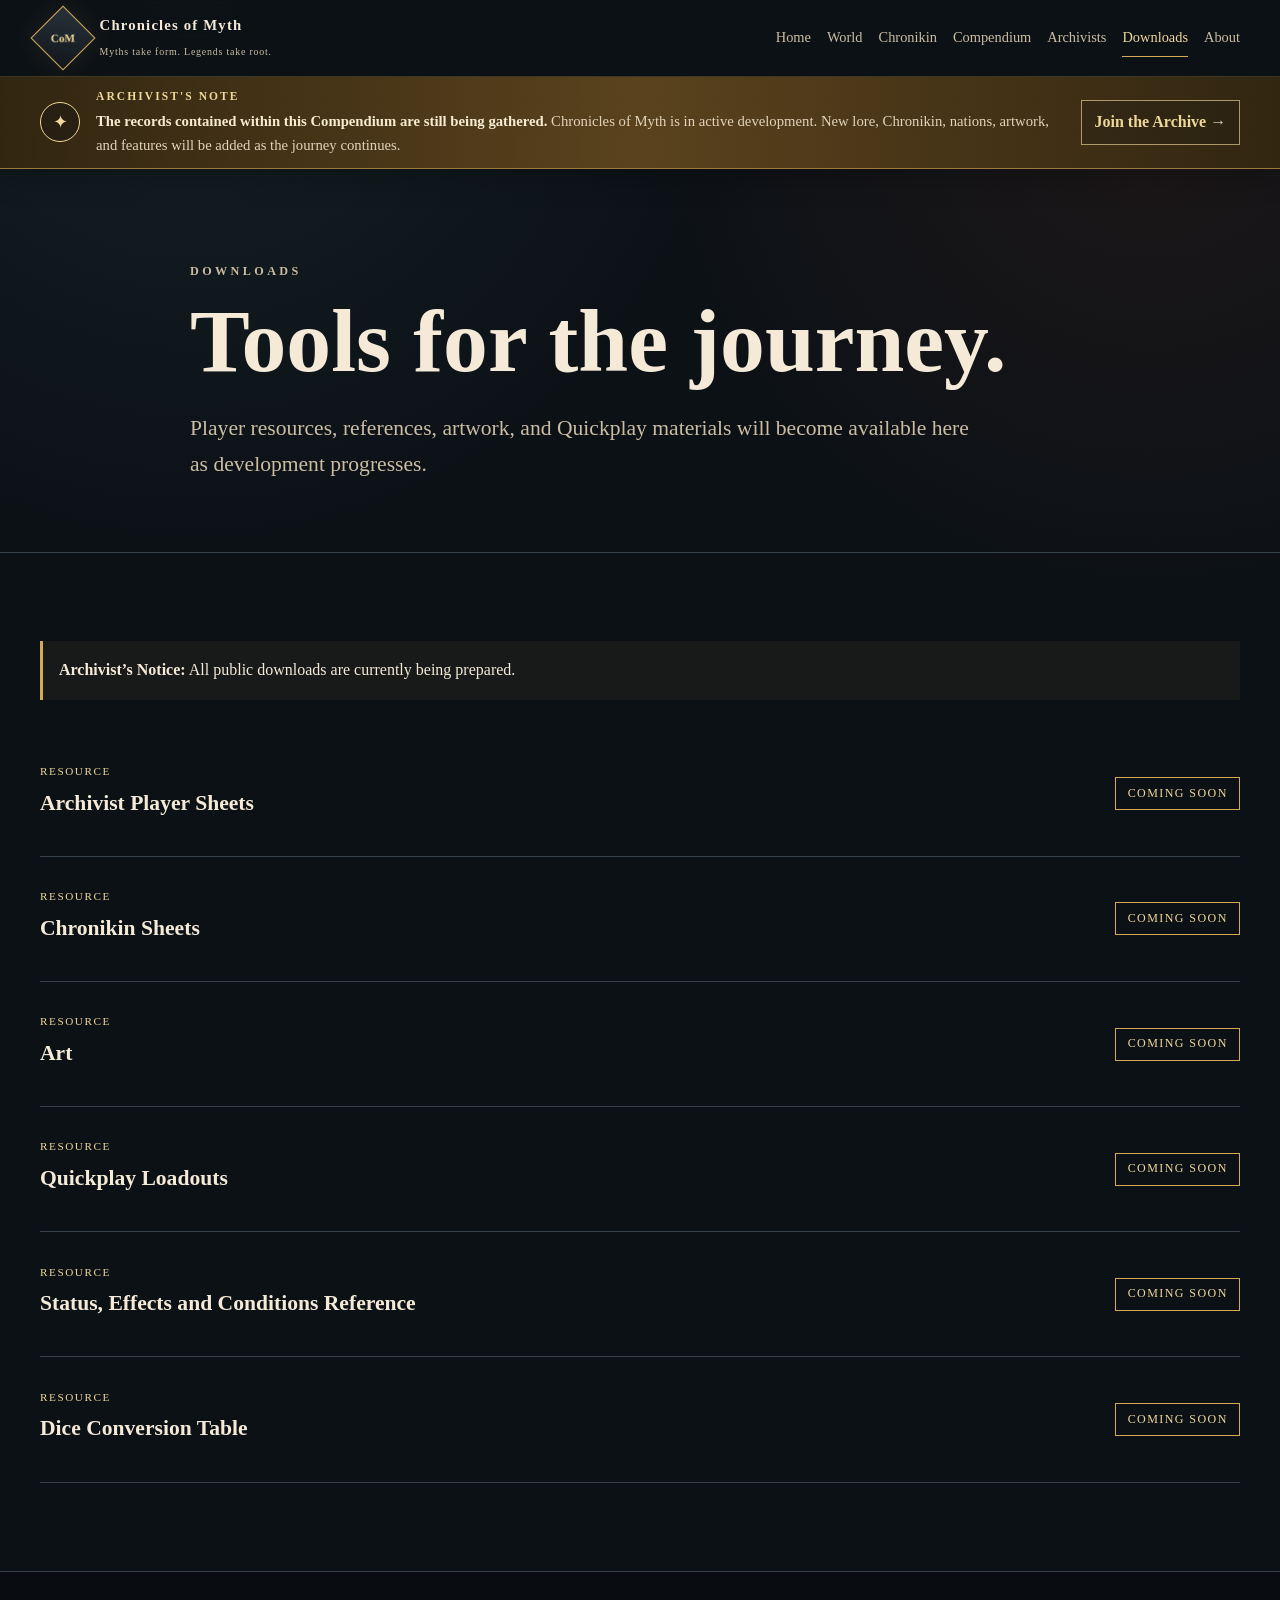
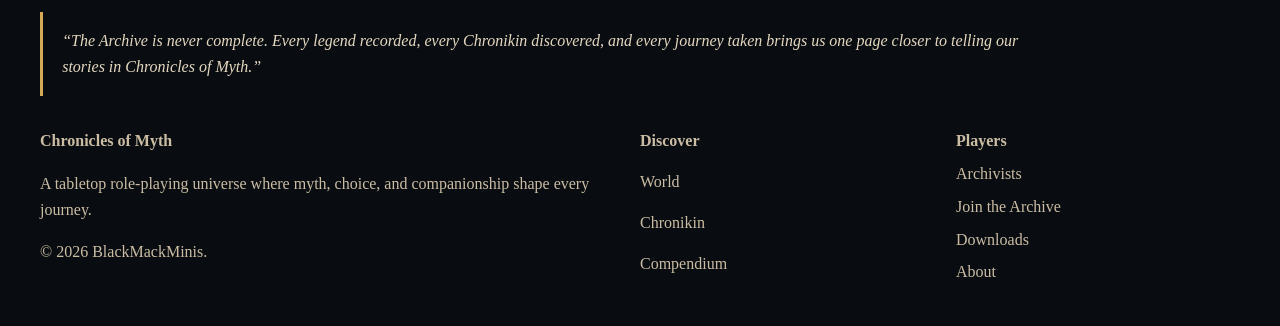
<file: downloads.html>
<!DOCTYPE html>
<html lang="en"><head><meta charset="utf-8"/><meta content="width=device-width,initial-scale=1" name="viewport"/><title>Downloads | Chronicles of Myth</title><meta content="Future downloads and player resources for Chronicles of Myth." name="description"/><link href="style.css?v=18" rel="stylesheet"/><!-- Google tag (gtag.js) -->
<script async="" src="https://www.googletagmanager.com/gtag/js?id=G-MPSNL316FH"></script>
<script>
  window.dataLayer = window.dataLayer || [];
  function gtag(){dataLayer.push(arguments);}
  gtag('js', new Date());
  gtag('config', 'G-MPSNL316FH');
</script></head><body><header class="site-header"><div class="container nav">
<a aria-label="Chronicles of Myth home" class="brand" href="index.html"><span class="brand-mark"><span>CoM</span></span><span class="brand-copy"><strong>Chronicles of Myth</strong><small>Myths take form. Legends take root.</small></span></a>
<button aria-controls="primary-nav" aria-expanded="false" class="menu-button">Menu</button><nav aria-label="Primary navigation" class="nav-links" id="primary-nav"><a href="index.html">Home</a><a href="world.html">World</a><a href="chronikin.html">Chronikin</a><a href="compendium.html">Compendium</a><a href="archivists.html">Archivists</a><a aria-current="page" class="active" href="downloads.html">Downloads</a><a href="about.html">About</a></nav></div></header>
<aside aria-label="Development notice" class="development-banner development-banner--compact"><div class="container development-inner development-inner--compact"><div aria-hidden="true" class="seal">✦</div><div><p class="banner-title">Archivist's Note</p><p><strong>The records contained within this Compendium are still being gathered.</strong> <span>Chronicles of Myth is in active development. New lore, Chronikin, nations, artwork, and features will be added as the journey continues.</span></p></div><a class="archive-banner-link" href="join-the-archive.html">Join the Archive <span aria-hidden="true">→</span></a></div></aside><main><section class="page-hero"><div class="container prose"><p class="eyebrow">Downloads</p><h1>Tools for the journey.</h1><p class="lead">Player resources, references, artwork, and Quickplay materials will become available here as development progresses.</p></div></section><section class="section"><div class="container"><div class="notice"><strong>Archivist’s Notice:</strong> All public downloads are currently being prepared.</div><div class="downloads-list"><article class="download"><div><p class="kicker">Resource</p><h3>Archivist Player Sheets</h3></div><span class="status-badge">Coming Soon</span></article><article class="download"><div><p class="kicker">Resource</p><h3>Chronikin Sheets</h3></div><span class="status-badge">Coming Soon</span></article><article class="download"><div><p class="kicker">Resource</p><h3>Art</h3></div><span class="status-badge">Coming Soon</span></article><article class="download"><div><p class="kicker">Resource</p><h3>Quickplay Loadouts</h3></div><span class="status-badge">Coming Soon</span></article><article class="download"><div><p class="kicker">Resource</p><h3>Status, Effects and Conditions Reference</h3></div><span class="status-badge">Coming Soon</span></article><article class="download"><div><p class="kicker">Resource</p><h3>Dice Conversion Table</h3></div><span class="status-badge">Coming Soon</span></article></div></div></section></main><footer><div class="container"><blockquote class="archive-motto">“The Archive is never complete. Every legend recorded, every Chronikin discovered, and every journey taken brings us one page closer to telling our stories in Chronicles of Myth.”</blockquote><div class="footer-grid"><div><strong>Chronicles of Myth</strong><p class="small">A tabletop role-playing universe where myth, choice, and companionship shape every journey.</p><p class="small">© <span data-year=""></span> BlackMackMinis.</p></div><div class="footer-links"><strong>Discover</strong><a href="world.html">World</a><a href="chronikin.html">Chronikin</a><a href="compendium.html">Compendium</a></div><div class="footer-links"><strong>Players</strong><a href="archivists.html">Archivists</a><a href="join-the-archive.html">Join the Archive</a><a href="downloads.html">Downloads</a><a href="about.html">About</a></div></div></div></footer><script src="script.js"></script></body></html>
</file>
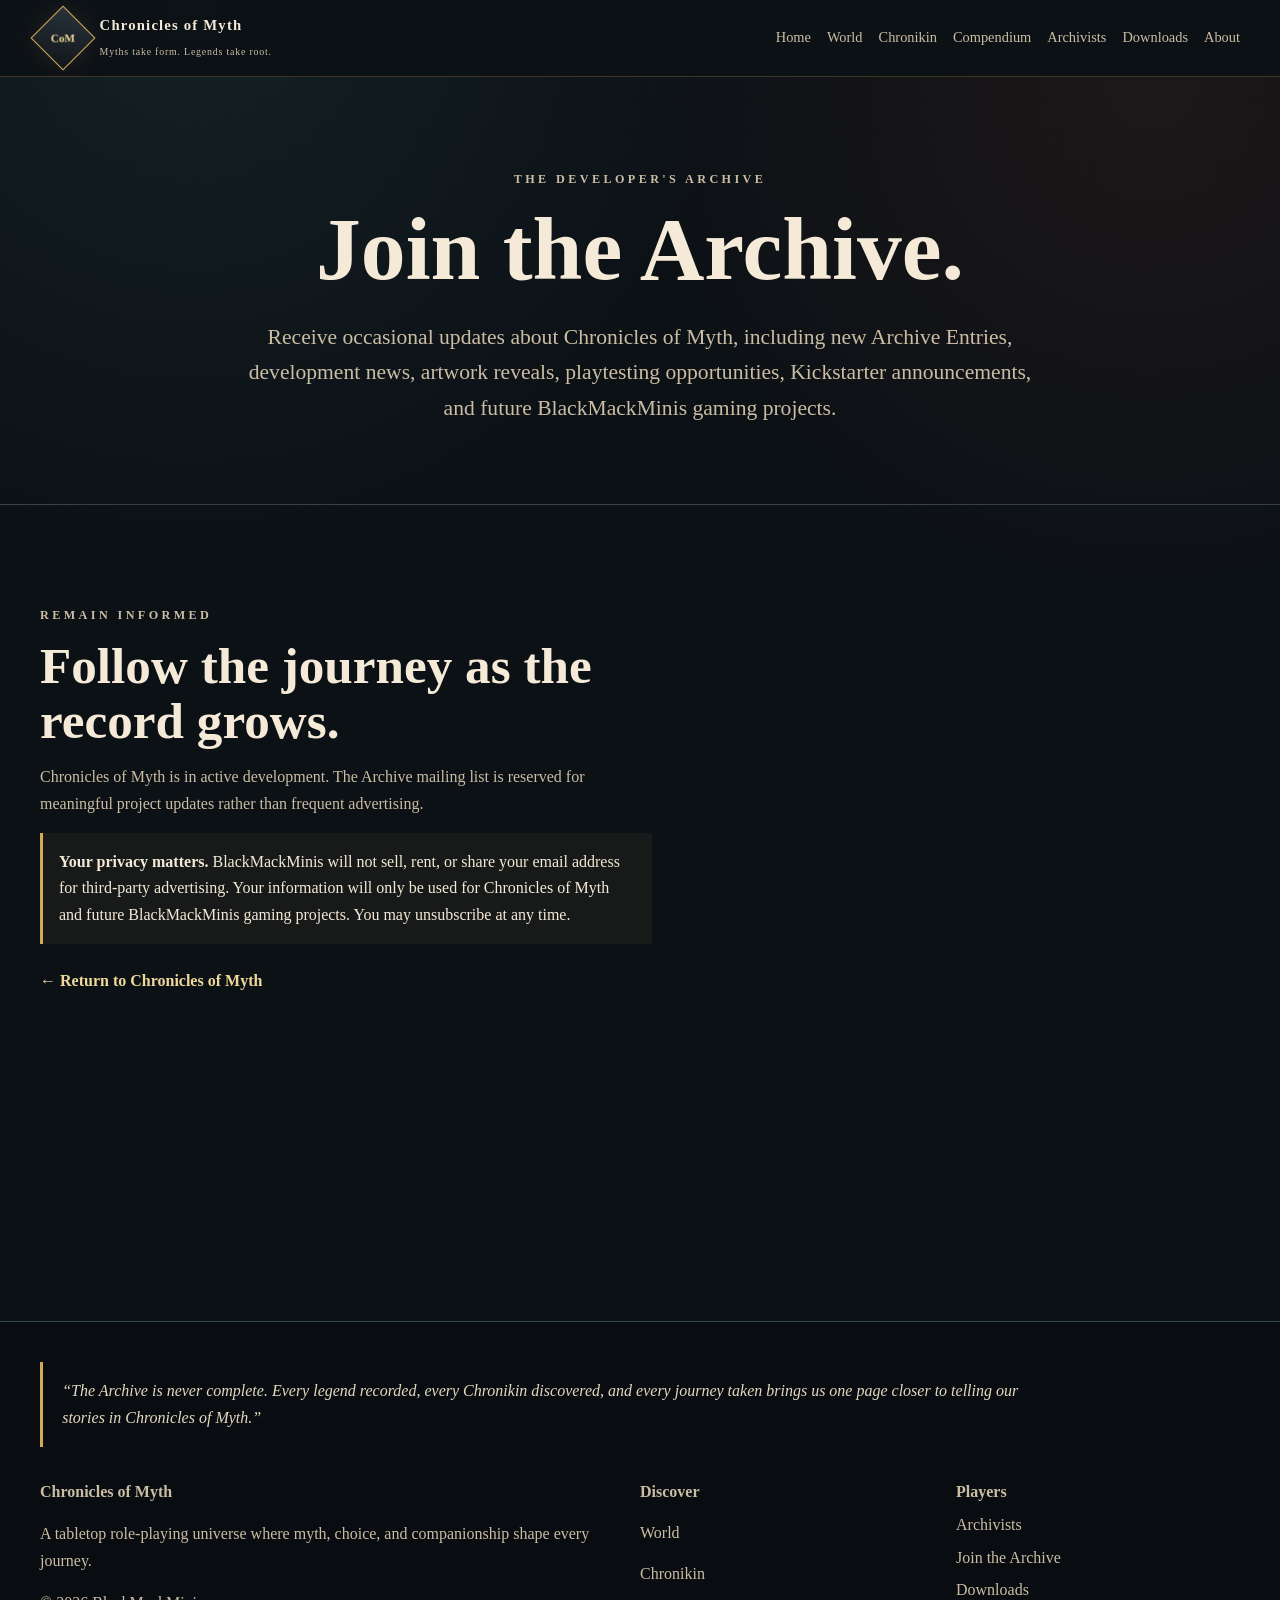
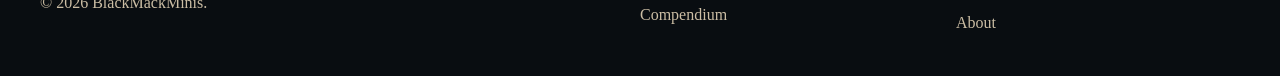
<file: join-the-archive.html>
<!DOCTYPE html>
<html lang="en"><head><meta charset="utf-8"/><meta content="width=device-width,initial-scale=1" name="viewport"/><title>Join the Archive | Chronicles of Myth</title><meta content="Join the Chronicles of Myth mailing list for development updates, Archive Entries, playtesting opportunities, and project announcements." name="description"/><link href="style.css?v=18" rel="stylesheet"/><!-- Google tag (gtag.js) -->
<script async="" src="https://www.googletagmanager.com/gtag/js?id=G-MPSNL316FH"></script>
<script>window.dataLayer=window.dataLayer||[];function gtag(){dataLayer.push(arguments);}gtag('js',new Date());gtag('config','G-MPSNL316FH');</script></head><body><header class="site-header"><div class="container nav">
<a aria-label="Chronicles of Myth home" class="brand" href="index.html"><span class="brand-mark"><span>CoM</span></span><span class="brand-copy"><strong>Chronicles of Myth</strong><small>Myths take form. Legends take root.</small></span></a>
<button aria-controls="primary-nav" aria-expanded="false" class="menu-button">Menu</button><nav aria-label="Primary navigation" class="nav-links" id="primary-nav"><a href="index.html">Home</a><a href="world.html">World</a><a href="chronikin.html">Chronikin</a><a href="compendium.html">Compendium</a><a href="archivists.html">Archivists</a><a href="downloads.html">Downloads</a><a href="about.html">About</a></nav></div></header>
<main><section class="page-hero archive-join-hero"><div class="container prose center"><p class="eyebrow">The Developer's Archive</p><h1>Join the Archive.</h1><p class="lead centered">Receive occasional updates about Chronicles of Myth, including new Archive Entries, development news, artwork reveals, playtesting opportunities, Kickstarter announcements, and future BlackMackMinis gaming projects.</p></div></section>
<section class="section archive-join-section"><div class="container archive-join-grid"><article class="archive-join-copy"><p class="eyebrow">Remain informed</p><h2>Follow the journey as the record grows.</h2><p>Chronicles of Myth is in active development. The Archive mailing list is reserved for meaningful project updates rather than frequent advertising.</p><div class="notice"><strong>Your privacy matters.</strong> BlackMackMinis will not sell, rent, or share your email address for third-party advertising. Your information will only be used for Chronicles of Myth and future BlackMackMinis gaming projects. You may unsubscribe at any time.</div><p class="small archive-back-link"><a class="text-link" href="index.html">← Return to Chronicles of Myth</a></p></article>
<div class="archive-join-form"><iframe class="archive-join-iframe" frameborder="0" height="640" loading="eager" scrolling="no" src="https://25b09d12.sibforms.com/v2/serve/[base64]" title="Join the Chronicles of Myth mailing list" width="540"></iframe></div></div></section></main>
<footer><div class="container"><blockquote class="archive-motto">“The Archive is never complete. Every legend recorded, every Chronikin discovered, and every journey taken brings us one page closer to telling our stories in Chronicles of Myth.”</blockquote><div class="footer-grid"><div><strong>Chronicles of Myth</strong><p class="small">A tabletop role-playing universe where myth, choice, and companionship shape every journey.</p><p class="small">© <span data-year=""></span> BlackMackMinis.</p></div><div class="footer-links"><strong>Discover</strong><a href="world.html">World</a><a href="chronikin.html">Chronikin</a><a href="compendium.html">Compendium</a></div><div class="footer-links"><strong>Players</strong><a href="archivists.html">Archivists</a><a href="join-the-archive.html">Join the Archive</a><a href="downloads.html">Downloads</a><a href="about.html">About</a></div></div></div></footer><script src="script.js"></script></body></html>
</file>
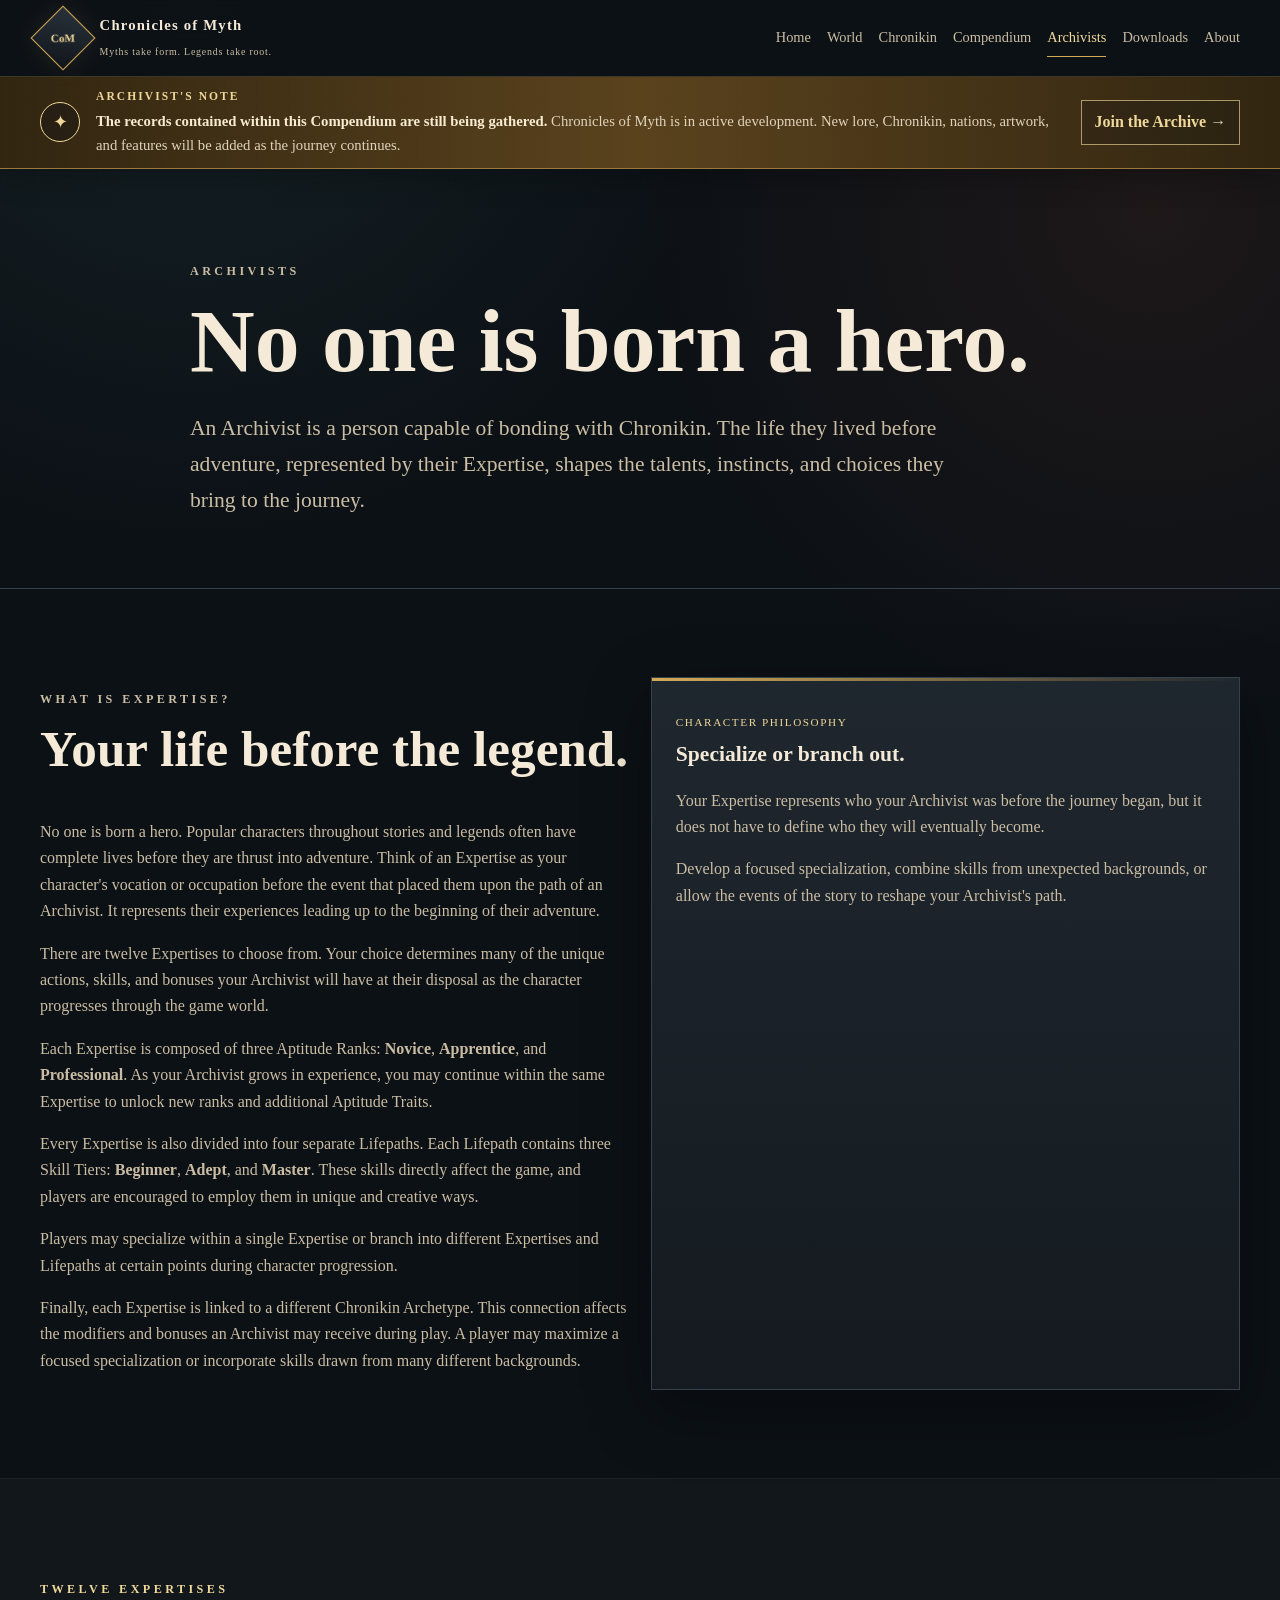
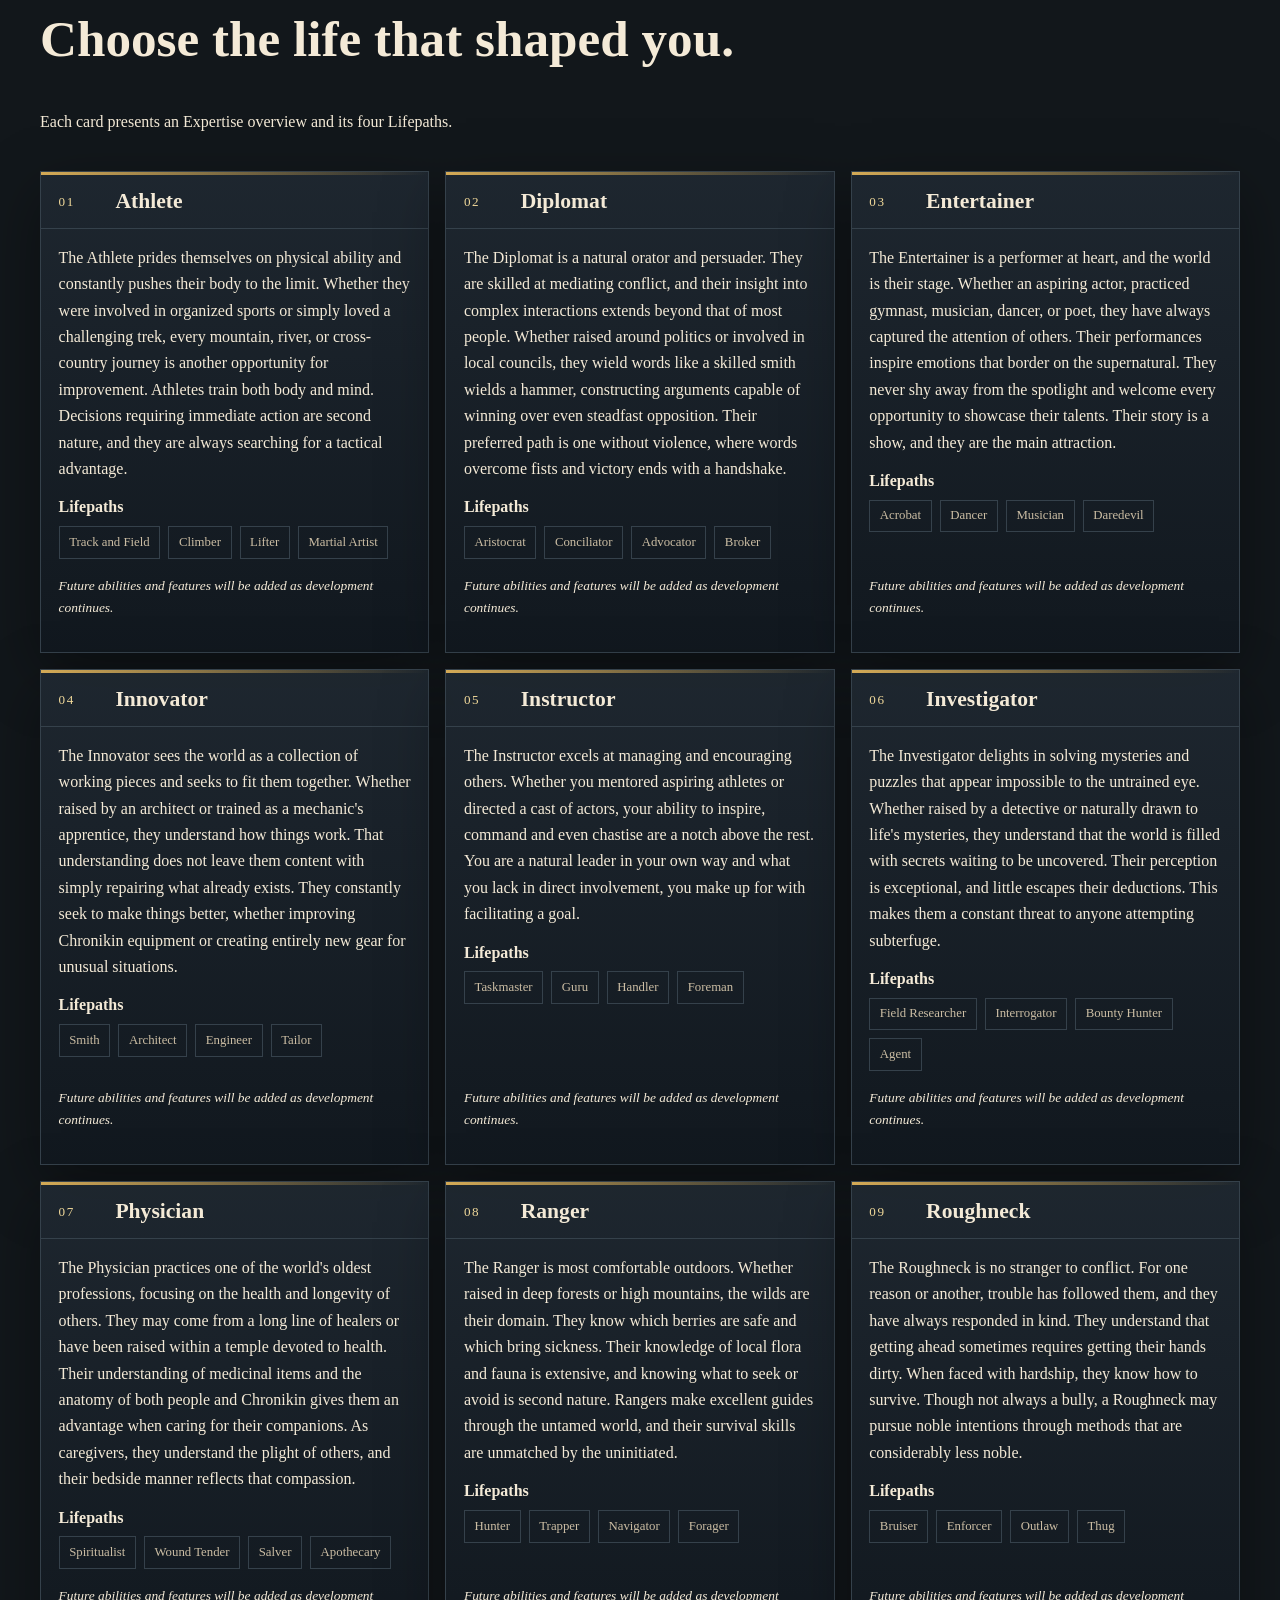
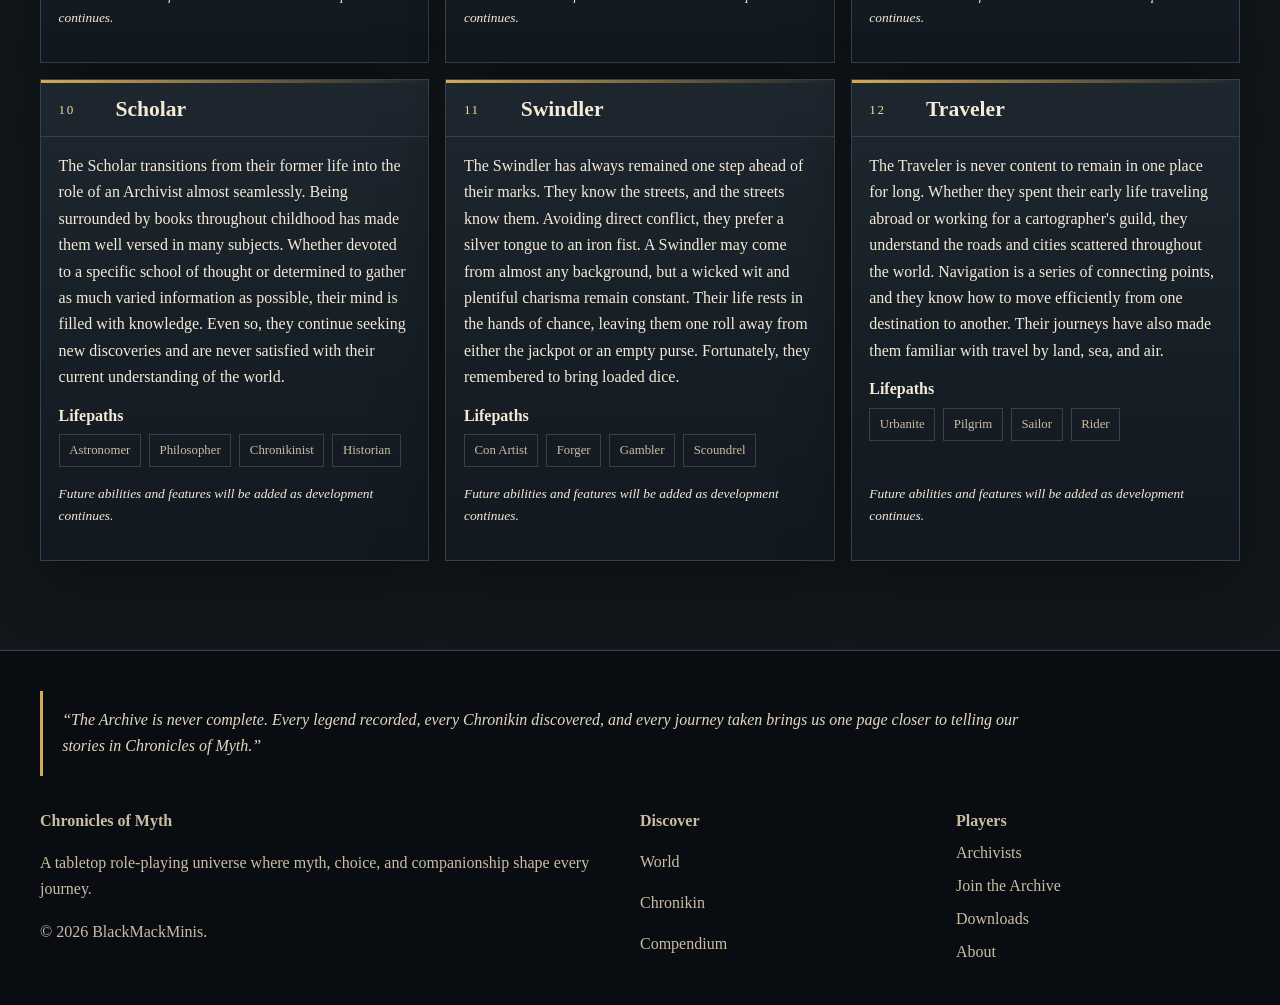
<file: play.html>
<!DOCTYPE html>
<html lang="en"><head><meta charset="utf-8"/><meta content="width=device-width,initial-scale=1" name="viewport"/><meta content="0; url=archivists.html" http-equiv="refresh"/><link href="archivists.html" rel="canonical"/><!-- Google tag (gtag.js) -->
<script async="" src="https://www.googletagmanager.com/gtag/js?id=G-MPSNL316FH"></script>
<script>
  window.dataLayer = window.dataLayer || [];
  function gtag(){dataLayer.push(arguments);}
  gtag('js', new Date());
  gtag('config', 'G-MPSNL316FH');
</script><title>Redirecting | Chronicles of Myth</title></head><body><p>Redirecting to <a href="archivists.html">archivists.html</a>…</p></body></html>
</file>
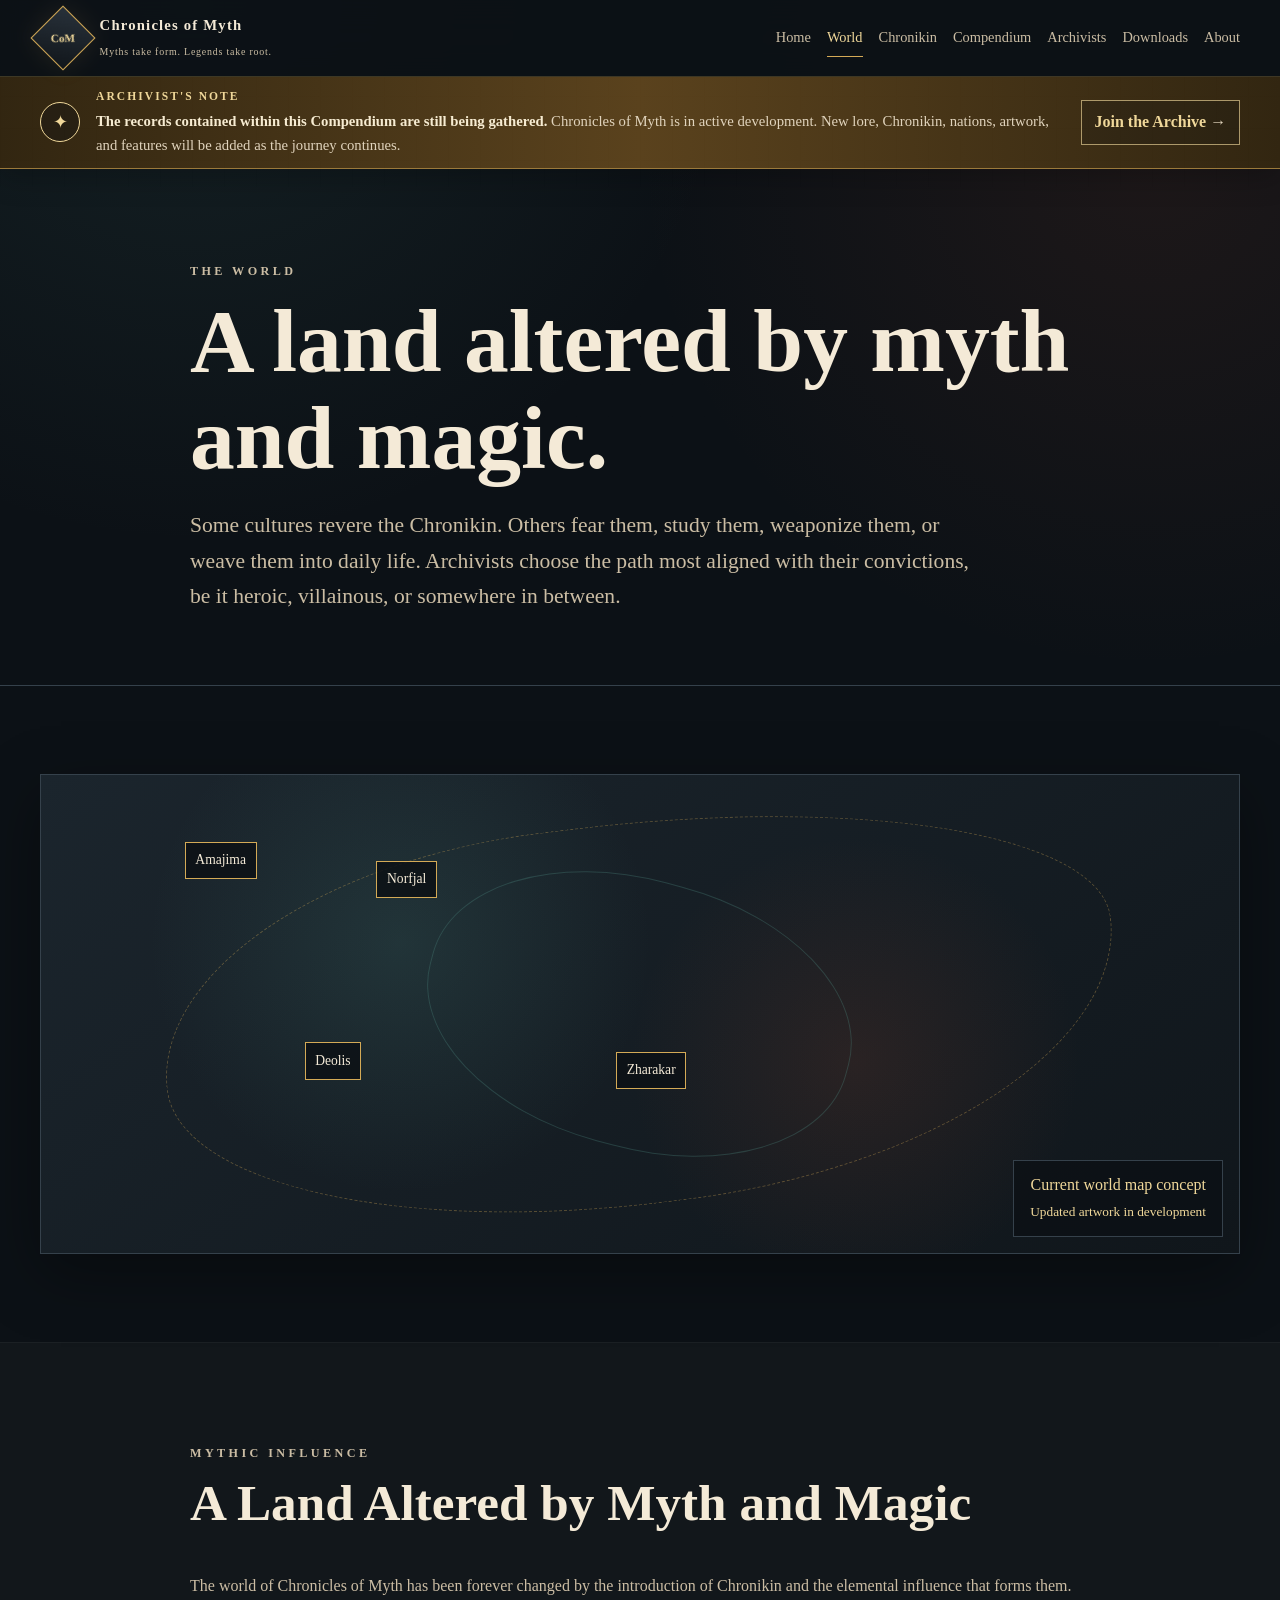
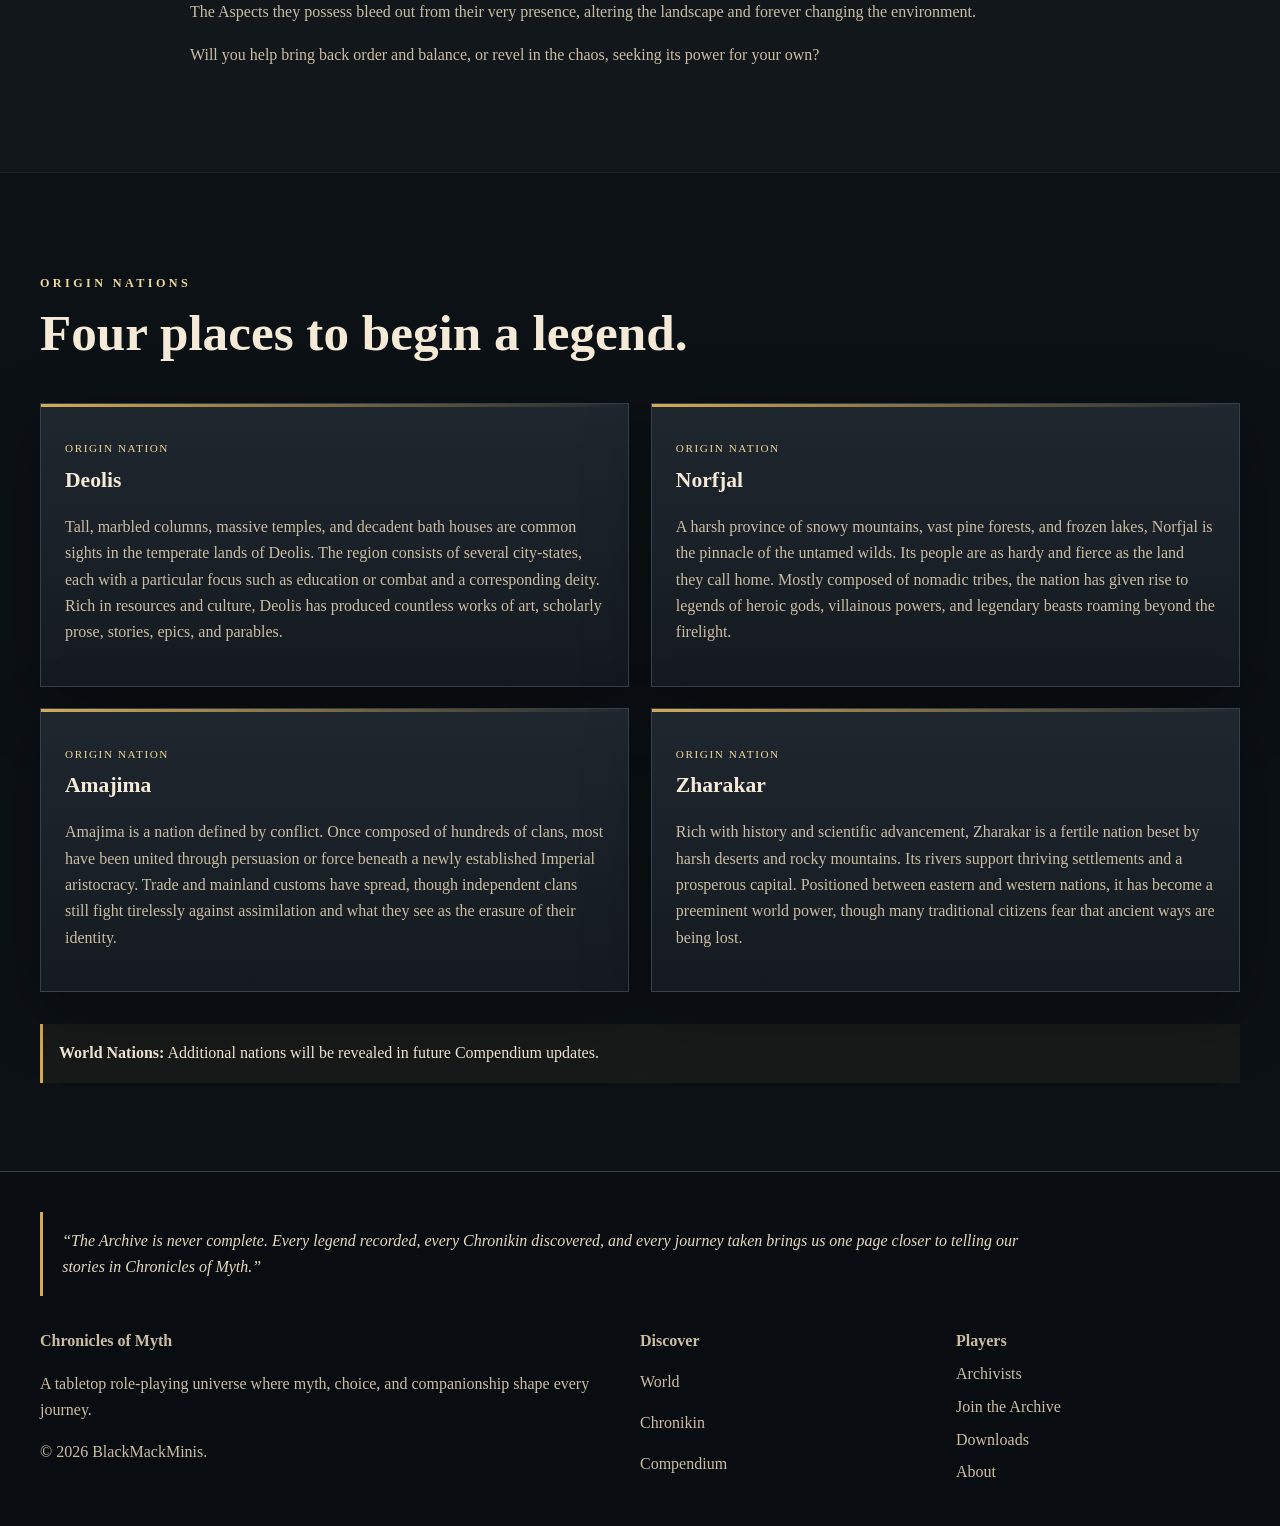
<file: world.html>
<!DOCTYPE html>
<html lang="en"><head><meta charset="utf-8"/><meta content="width=device-width,initial-scale=1" name="viewport"/><title>World | Chronicles of Myth</title><meta content="Explore the world and Origin Nations of Chronicles of Myth." name="description"/><link href="style.css?v=18" rel="stylesheet"/><!-- Google tag (gtag.js) -->
<script async="" src="https://www.googletagmanager.com/gtag/js?id=G-MPSNL316FH"></script>
<script>
  window.dataLayer = window.dataLayer || [];
  function gtag(){dataLayer.push(arguments);}
  gtag('js', new Date());
  gtag('config', 'G-MPSNL316FH');
</script></head><body><header class="site-header"><div class="container nav">
<a aria-label="Chronicles of Myth home" class="brand" href="index.html"><span class="brand-mark"><span>CoM</span></span><span class="brand-copy"><strong>Chronicles of Myth</strong><small>Myths take form. Legends take root.</small></span></a>
<button aria-controls="primary-nav" aria-expanded="false" class="menu-button">Menu</button><nav aria-label="Primary navigation" class="nav-links" id="primary-nav"><a href="index.html">Home</a><a aria-current="page" class="active" href="world.html">World</a><a href="chronikin.html">Chronikin</a><a href="compendium.html">Compendium</a><a href="archivists.html">Archivists</a><a href="downloads.html">Downloads</a><a href="about.html">About</a></nav></div></header>
<aside aria-label="Development notice" class="development-banner development-banner--compact"><div class="container development-inner development-inner--compact"><div aria-hidden="true" class="seal">✦</div><div><p class="banner-title">Archivist's Note</p><p><strong>The records contained within this Compendium are still being gathered.</strong> <span>Chronicles of Myth is in active development. New lore, Chronikin, nations, artwork, and features will be added as the journey continues.</span></p></div><a class="archive-banner-link" href="join-the-archive.html">Join the Archive <span aria-hidden="true">→</span></a></div></aside><main><section class="page-hero"><div class="container prose"><p class="eyebrow">The World</p><h1>A land altered by myth and magic.</h1><p class="lead">Some cultures revere the Chronikin. Others fear them, study them, weaponize them, or weave them into daily life. Archivists choose the path most aligned with their convictions, be it heroic, villainous, or somewhere in between.</p></div></section>
<section class="section"><div class="container"><div aria-label="Current concept map of the Chronicles of Myth world" class="map-frame" role="img"><span class="map-label norfjal">Norfjal</span><span class="map-label deolis">Deolis</span><span class="map-label amajima">Amajima</span><span class="map-label zharakar">Zharakar</span><div class="map-note">Current world map concept<br/><small>Updated artwork in development</small></div></div></div></section>
<section class="section alt"><div class="container prose"><p class="eyebrow">Mythic influence</p><h2>A Land Altered by Myth and Magic</h2><p>The world of Chronicles of Myth has been forever changed by the introduction of Chronikin and the elemental influence that forms them. The Aspects they possess bleed out from their very presence, altering the landscape and forever changing the environment.</p><p>Will you help bring back order and balance, or revel in the chaos, seeking its power for your own?</p></div></section>
<section class="section"><div class="container"><div class="section-heading"><p class="eyebrow">Origin Nations</p><h2>Four places to begin a legend.</h2></div><div class="grid-2">
<article class="card"><p class="kicker">Origin Nation</p><h3>Deolis</h3><p>Tall, marbled columns, massive temples, and decadent bath houses are common sights in the temperate lands of Deolis. The region consists of several city-states, each with a particular focus such as education or combat and a corresponding deity. Rich in resources and culture, Deolis has produced countless works of art, scholarly prose, stories, epics, and parables.</p></article>
<article class="card"><p class="kicker">Origin Nation</p><h3>Norfjal</h3><p>A harsh province of snowy mountains, vast pine forests, and frozen lakes, Norfjal is the pinnacle of the untamed wilds. Its people are as hardy and fierce as the land they call home. Mostly composed of nomadic tribes, the nation has given rise to legends of heroic gods, villainous powers, and legendary beasts roaming beyond the firelight.</p></article>
<article class="card"><p class="kicker">Origin Nation</p><h3>Amajima</h3><p>Amajima is a nation defined by conflict. Once composed of hundreds of clans, most have been united through persuasion or force beneath a newly established Imperial aristocracy. Trade and mainland customs have spread, though independent clans still fight tirelessly against assimilation and what they see as the erasure of their identity.</p></article>
<article class="card"><p class="kicker">Origin Nation</p><h3>Zharakar</h3><p>Rich with history and scientific advancement, Zharakar is a fertile nation beset by harsh deserts and rocky mountains. Its rivers support thriving settlements and a prosperous capital. Positioned between eastern and western nations, it has become a preeminent world power, though many traditional citizens fear that ancient ways are being lost.</p></article>
</div><div class="notice spaced"><strong>World Nations:</strong> Additional nations will be revealed in future Compendium updates.</div></div></section></main><footer><div class="container"><blockquote class="archive-motto">“The Archive is never complete. Every legend recorded, every Chronikin discovered, and every journey taken brings us one page closer to telling our stories in Chronicles of Myth.”</blockquote><div class="footer-grid"><div><strong>Chronicles of Myth</strong><p class="small">A tabletop role-playing universe where myth, choice, and companionship shape every journey.</p><p class="small">© <span data-year=""></span> BlackMackMinis.</p></div><div class="footer-links"><strong>Discover</strong><a href="world.html">World</a><a href="chronikin.html">Chronikin</a><a href="compendium.html">Compendium</a></div><div class="footer-links"><strong>Players</strong><a href="archivists.html">Archivists</a><a href="join-the-archive.html">Join the Archive</a><a href="downloads.html">Downloads</a><a href="about.html">About</a></div></div></div></footer><script src="script.js"></script></body></html>
</file>
<file: style.css>
:root{--ink:#f4ead7;--muted:#cbbda4;--night:#0c1116;--panel:#1b232b;--panel2:#12191f;--line:#35414b;--gold:#d4aa56;--gold2:#f0d89a;--ember:#9b482d;--teal:#4f8e86;--max:1200px;--shadow:0 20px 60px rgba(0,0,0,.35)}
*{box-sizing:border-box}html{scroll-behavior:smooth}body{margin:0;color:var(--ink);background:radial-gradient(circle at 15% 0%,rgba(79,142,134,.13),transparent 34rem),radial-gradient(circle at 90% 5%,rgba(155,72,45,.12),transparent 32rem),var(--night);font-family:Georgia,"Times New Roman",serif;line-height:1.65}body:before{content:"";position:fixed;inset:0;pointer-events:none;opacity:.14;background-image:linear-gradient(rgba(212,170,86,.035) 1px,transparent 1px),linear-gradient(90deg,rgba(212,170,86,.035) 1px,transparent 1px);background-size:32px 32px;mask-image:linear-gradient(to bottom,black,transparent 75%)}a{color:inherit}img{max-width:100%;display:block}.container{width:min(var(--max),calc(100% - 2rem));margin:auto}.center{text-align:center}.centered{margin-inline:auto}.spaced{margin-top:2rem}.site-header{position:sticky;top:0;z-index:50;background:rgba(12,17,22,.94);border-bottom:1px solid rgba(212,170,86,.25);backdrop-filter:blur(16px)}.nav{min-height:76px;display:flex;align-items:center;justify-content:space-between;gap:1rem}.brand{text-decoration:none;display:flex;align-items:center;gap:.85rem}.brand-mark{width:46px;height:46px;border:1px solid var(--gold);display:grid;place-items:center;transform:rotate(45deg);background:linear-gradient(145deg,#28313a,#11161b);box-shadow:0 0 25px rgba(212,170,86,.1)}.brand-mark span{transform:rotate(-45deg);font-weight:700;color:var(--gold2);font-size:.7rem}.brand-copy strong{display:block;letter-spacing:.08em;font-size:.92rem}.brand-copy small{color:var(--muted);font-size:.62rem;letter-spacing:.08em}.nav-links{display:flex;align-items:center;gap:1rem}.nav-links a{text-decoration:none;color:var(--muted);font-size:.9rem;padding:.4rem 0;border-bottom:1px solid transparent}.nav-links a:hover,.nav-links a.active{color:var(--gold2);border-color:var(--gold)}.menu-button{display:none;background:none;border:1px solid var(--line);color:var(--ink);padding:.55rem .7rem}.development-banner{background:linear-gradient(90deg,#322611,#5a421d 50%,#322611);border-bottom:1px solid #9a793b;box-shadow:0 8px 30px rgba(0,0,0,.24)}.development-inner{display:grid;grid-template-columns:48px 1fr;gap:1rem;align-items:center;padding:.85rem 0}.development-banner p{margin:0;color:#f7ecd2;font-size:.92rem}.development-banner span{color:#e1d4bd}.banner-title{font-size:.72rem!important;letter-spacing:.18em;text-transform:uppercase;color:var(--gold2)!important;font-weight:700;margin-bottom:.15rem!important}.seal{width:40px;height:40px;border:1px solid var(--gold2);border-radius:50%;display:grid;place-items:center;color:var(--gold2);font-size:1.1rem;background:rgba(12,17,22,.35)}.button{display:inline-flex;align-items:center;justify-content:center;min-height:46px;padding:.72rem 1.05rem;text-decoration:none;border:1px solid var(--gold);background:linear-gradient(180deg,#d9b660,#a97d32);color:#17130d;font-weight:700}.button.secondary,.button.ghost{background:transparent;color:var(--gold2)}.button.ghost{border-color:var(--line);color:var(--ink)}.button.disabled{opacity:.58;cursor:not-allowed}.text-link{color:var(--gold2);text-decoration:none;font-weight:700}.eyebrow{text-transform:uppercase;letter-spacing:.28em;font-size:.76rem;color:var(--gold2);font-weight:700}h1,h2,h3,h4{line-height:1.08;margin-top:0}h1{font-size:clamp(3rem,7vw,6.3rem);margin-bottom:1rem}h2{font-size:clamp(2rem,4vw,3.4rem)}h3{font-size:1.35rem}.lead{font-size:clamp(1.08rem,2vw,1.35rem);max-width:790px;color:#e1d4bd}.hero{min-height:76vh;display:grid;align-items:center;padding:6rem 0 4rem;position:relative;overflow:hidden}.hero:after{content:"";position:absolute;inset:0;z-index:-1;background:linear-gradient(90deg,rgba(12,17,22,.99),rgba(12,17,22,.83) 52%,rgba(12,17,22,.2)),url("assets/chronicles-tabletop.jpg") center center/cover no-repeat;opacity:.75}.hero-copy{position:relative;z-index:1}.hero-actions{display:flex;gap:.8rem;flex-wrap:wrap;margin-top:2rem}.stat-strip{display:grid;grid-template-columns:repeat(4,1fr);gap:1px;background:var(--line);border:1px solid var(--line);margin-top:3rem;max-width:960px}.stat{background:rgba(22,29,35,.92);padding:1rem}.stat strong{display:block;color:var(--gold2);font-size:1.05rem}.stat span,.card p,.prose p,.small,.aspect-card p,.glossary-item p{color:var(--muted)}.section{padding:5.5rem 0}.section.alt{background:rgba(255,255,255,.025);border-block:1px solid rgba(255,255,255,.04)}.section-heading{max-width:820px;margin-bottom:2.2rem}.grid-2{display:grid;grid-template-columns:repeat(2,minmax(0,1fr));gap:1.35rem}.grid-3{display:grid;grid-template-columns:repeat(3,minmax(0,1fr));gap:1.35rem}.card{background:linear-gradient(180deg,rgba(32,40,48,.97),rgba(21,27,33,.97));border:1px solid var(--line);padding:1.5rem;box-shadow:var(--shadow);position:relative;overflow:hidden}.card:before{content:"";position:absolute;left:0;top:0;width:100%;height:3px;background:linear-gradient(90deg,var(--gold),transparent)}.kicker{color:var(--gold2)!important;text-transform:uppercase;letter-spacing:.14em;font-size:.7rem}.feature-card{min-height:300px;display:flex;flex-direction:column;justify-content:flex-end}.core{background:radial-gradient(circle at top right,#29423f,transparent 60%),#1f272d}.skirmish{background:radial-gradient(circle at top right,#693421,transparent 60%),#1f272d}.quote{font-size:clamp(1.4rem,3vw,2.35rem);line-height:1.35;border-left:4px solid var(--gold);padding-left:1.5rem;max-width:950px}.page-hero{padding:5rem 0 3rem;border-bottom:1px solid var(--line)}.prose{max-width:900px}.notice,.callout{padding:1rem;border-left:3px solid var(--gold);background:rgba(212,170,86,.06)}.map-frame{position:relative;min-height:480px;border:1px solid var(--line);background:radial-gradient(circle at 30% 35%,rgba(79,142,134,.18),transparent 28%),radial-gradient(circle at 68% 60%,rgba(155,72,45,.16),transparent 26%),linear-gradient(145deg,#1b252d,#10161b);overflow:hidden;box-shadow:var(--shadow)}.map-frame:before{content:"";position:absolute;inset:10%;border:1px dashed rgba(212,170,86,.35);border-radius:42% 55% 48% 50%/55% 40% 60% 45%;transform:rotate(-7deg)}.map-frame:after{content:"";position:absolute;inset:22% 32%;border:1px solid rgba(79,142,134,.3);border-radius:48%;transform:rotate(15deg)}.map-label{position:absolute;padding:.4rem .6rem;background:rgba(12,17,22,.86);border:1px solid var(--gold);font-size:.85rem}.deolis{left:22%;top:56%}.norfjal{left:28%;top:18%}.amajima{left:12%;top:14%}.zharakar{left:48%;top:58%}.map-note{position:absolute;right:1rem;bottom:1rem;padding:.7rem 1rem;background:rgba(12,17,22,.86);border:1px solid var(--line);text-align:right;color:var(--gold2)}.art-placeholder{min-height:320px;border:1px solid var(--gold);background:radial-gradient(circle at center,rgba(79,142,134,.14),transparent 42%),linear-gradient(145deg,#172027,#0f151a);display:grid;place-content:center;text-align:center;gap:.35rem;position:relative;overflow:hidden}.art-placeholder:before,.art-placeholder:after{content:"";position:absolute;inset:12%;border:1px dashed rgba(212,170,86,.25);transform:rotate(7deg)}.art-placeholder:after{transform:rotate(-7deg)}.art-placeholder .glyph{font-size:2.4rem;color:var(--gold2)}.art-placeholder span{color:var(--muted);font-size:.88rem}.aspect-grid{display:grid;grid-template-columns:repeat(3,minmax(0,1fr));gap:1rem}.aspect-card{border:1px solid var(--line);padding:1.25rem;background:linear-gradient(180deg,rgba(31,40,48,.9),rgba(18,25,31,.96));position:relative}.aspect-card>span{position:absolute;right:1rem;top:.75rem;color:rgba(212,170,86,.35);font-size:1.8rem}.aspect-card h3{color:var(--gold2)}.category-card{text-decoration:none;transition:transform .2s ease,border-color .2s ease}.category-card:hover{transform:translateY(-3px);border-color:var(--gold)}.region-block{margin:4rem 0}.region-heading{border-bottom:1px solid var(--line);margin-bottom:1.5rem}.featured-entry{display:grid;grid-template-columns:minmax(280px,.8fr) 1.4fr;gap:1.5rem;align-items:start}.featured-entry details{border-top:1px solid var(--line);padding:.85rem 0}.featured-entry summary{cursor:pointer;color:var(--gold2);font-weight:700}.featured-entry details p{color:var(--muted)}.pending-grid{display:grid;grid-template-columns:repeat(4,minmax(0,1fr));gap:.65rem;list-style:none;padding:0;margin:1.2rem 0 0}.pending-grid li{display:flex;flex-direction:column;padding:.8rem;border:1px solid var(--line);background:rgba(18,25,31,.75)}.pending-grid span{display:block;margin-top:.4rem;font-size:.72rem;color:var(--muted);font-style:italic;letter-spacing:.08em}.coming{text-align:center;min-height:190px;display:grid;place-content:center}.glossary-grid{display:grid;grid-template-columns:repeat(2,minmax(0,1fr));gap:1rem}.glossary-item{border-left:2px solid var(--gold);padding:1rem 1.2rem;background:rgba(255,255,255,.02)}.expertise-grid{display:grid;grid-template-columns:repeat(3,minmax(0,1fr));gap:1rem}.expertise-card{display:flex;flex-direction:column;border:1px solid var(--line);background:linear-gradient(180deg,rgba(31,40,48,.96),rgba(18,25,31,.96));box-shadow:var(--shadow);position:relative;overflow:hidden}.expertise-card:before{content:"";position:absolute;left:0;top:0;width:100%;height:3px;background:linear-gradient(90deg,var(--gold),transparent)}.expertise-header{display:grid;grid-template-columns:44px 1fr;align-items:center;gap:.8rem;padding:1.15rem 1.1rem .9rem}.expertise-header h3{margin:0}.expertise-number{color:var(--gold2);font-size:.82rem;letter-spacing:.12em}.expertise-content{display:flex;flex:1;flex-direction:column;padding:0 1.1rem 1.2rem;border-top:1px solid var(--line)}.expertise-content h4{margin-bottom:.65rem}.expertise-content .future-note{margin-top:auto;padding-top:1rem}.tags{display:flex;flex-wrap:wrap;gap:.5rem}.tag{border:1px solid var(--line);padding:.3rem .6rem;color:var(--muted);font-size:.8rem}.future-note{font-size:.84rem;font-style:italic}.downloads-list{margin-top:2rem}.download{display:flex;justify-content:space-between;align-items:center;gap:1rem;padding:1.2rem 0;border-bottom:1px solid var(--line)}.status-badge{border:1px solid var(--gold);color:var(--gold2);padding:.35rem .7rem;font-size:.75rem;text-transform:uppercase;letter-spacing:.12em}.kickstarter{background:radial-gradient(circle at center,rgba(79,142,134,.16),transparent 45%)}.letter-grid{display:grid;grid-template-columns:repeat(2,minmax(0,1fr));gap:1.5rem}.letter{padding:2rem;border:1px solid var(--line);background:linear-gradient(180deg,rgba(32,40,48,.96),rgba(17,23,29,.96));box-shadow:var(--shadow)}.letter p{color:var(--muted)}.founders-photo-section{padding-top:2rem;padding-bottom:4rem}.parchment-photo{max-width:960px;margin:0 auto;padding:1.35rem 1.35rem 1.1rem;background:linear-gradient(145deg,#e7d4aa,#c5a66e);border:1px solid #8f6d36;box-shadow:0 18px 50px rgba(0,0,0,.38),inset 0 0 28px rgba(91,57,21,.22);position:relative}.parchment-photo:before{content:"";position:absolute;inset:.55rem;border:1px solid rgba(91,57,21,.35);pointer-events:none}.parchment-photo img{width:100%;height:auto;border:1px solid rgba(57,36,14,.55);box-shadow:0 8px 20px rgba(43,26,10,.28)}.parchment-photo figcaption{margin:.95rem .4rem 0;text-align:center;color:#3d2b17;font-size:.98rem;line-height:1.5;font-style:italic}.parchment-photo figcaption em{font-weight:700}
footer{border-top:1px solid var(--line);padding:2.5rem 0;color:var(--muted);background:#090d11}.archive-motto{margin:0 0 2rem;padding:1rem 1.2rem;border-left:3px solid var(--gold);color:#e5d8c0;font-style:italic;max-width:1040px}.footer-grid{display:grid;grid-template-columns:2fr 1fr 1fr;gap:2rem}.footer-links{display:grid;gap:.4rem}.footer-links a{text-decoration:none}.footer-links a:hover{color:var(--gold2)}
@media(max-width:980px){.nav-links{gap:.7rem}.nav-links a{font-size:.82rem}.aspect-grid{grid-template-columns:repeat(2,1fr)}.pending-grid{grid-template-columns:repeat(3,1fr)}}
@media(max-width:1050px){.expertise-grid{grid-template-columns:repeat(2,minmax(0,1fr))}}
@media(max-width:860px){.grid-3{grid-template-columns:repeat(2,1fr)}.featured-entry,.grid-2,.letter-grid{grid-template-columns:1fr}.nav-links{display:none;position:absolute;top:76px;left:0;right:0;padding:1rem;background:#11171d;flex-direction:column;align-items:flex-start}.nav-links.open{display:flex}.menu-button{display:block}.development-inner{grid-template-columns:38px 1fr}.expertise-grid{grid-template-columns:1fr}}
@media(max-width:640px){.grid-2,.grid-3,.stat-strip,.footer-grid,.glossary-grid,.aspect-grid,.pending-grid{grid-template-columns:1fr}.hero{min-height:auto;padding-top:5rem}.hero:after{background:linear-gradient(rgba(12,17,22,.86),rgba(12,17,22,.98)),url("assets/chronicles-tabletop.jpg") center center/cover no-repeat}h1{font-size:3rem}.section{padding:4rem 0}.development-banner span{display:block;margin-top:.2rem}.development-inner{align-items:start}.download{align-items:flex-start;flex-direction:column}.brand-copy small{display:none}.map-frame{min-height:380px}.featured-entry .art-placeholder{min-height:240px}}

@media(max-width:640px){.founders-photo-section{padding-top:1rem;padding-bottom:3rem}.parchment-photo{padding:.8rem .8rem .9rem}.parchment-photo:before{inset:.35rem}.parchment-photo figcaption{font-size:.88rem}}




/* Archive mailing list links and dedicated signup page */
.development-inner--compact{grid-template-columns:40px minmax(0,1fr) auto;gap:1rem;padding:.65rem 0}
.archive-banner-link{align-self:center;color:var(--gold2);font-weight:700;text-decoration:none;white-space:nowrap;border:1px solid rgba(240,216,154,.65);padding:.5rem .8rem;background:rgba(12,17,22,.2)}
.archive-banner-link:hover{color:#fff;border-color:#fff;background:rgba(12,17,22,.35)}
.archive-join-hero{padding-bottom:3.5rem}
.archive-join-grid{display:grid;grid-template-columns:minmax(0,1fr) minmax(360px,540px);gap:3rem;align-items:start}
.archive-join-copy{max-width:620px}
.archive-join-copy h2{margin-bottom:1rem}
.archive-join-copy p{color:var(--muted)}
.archive-back-link{margin-top:1.5rem}
.archive-join-form{width:100%;max-width:540px;justify-self:end;overflow:hidden;line-height:0}
.archive-join-iframe{display:block;width:100%;height:640px;margin:0;border:0;background:transparent}
@media(max-width:900px){.archive-join-grid{grid-template-columns:1fr;gap:2rem}.archive-join-form{justify-self:start}.archive-join-iframe{height:700px}}
@media(max-width:760px){.development-inner--compact{grid-template-columns:38px minmax(0,1fr)}.archive-banner-link{grid-column:2;justify-self:start;margin-top:.15rem}.archive-join-hero{text-align:left}.archive-join-hero .centered{margin-inline:0}.archive-join-iframe{height:740px}}
@media(max-width:520px){.development-inner--compact{grid-template-columns:34px minmax(0,1fr);gap:.75rem}.archive-join-iframe{height:780px}.archive-join-section{padding-top:3rem}}
</file>
